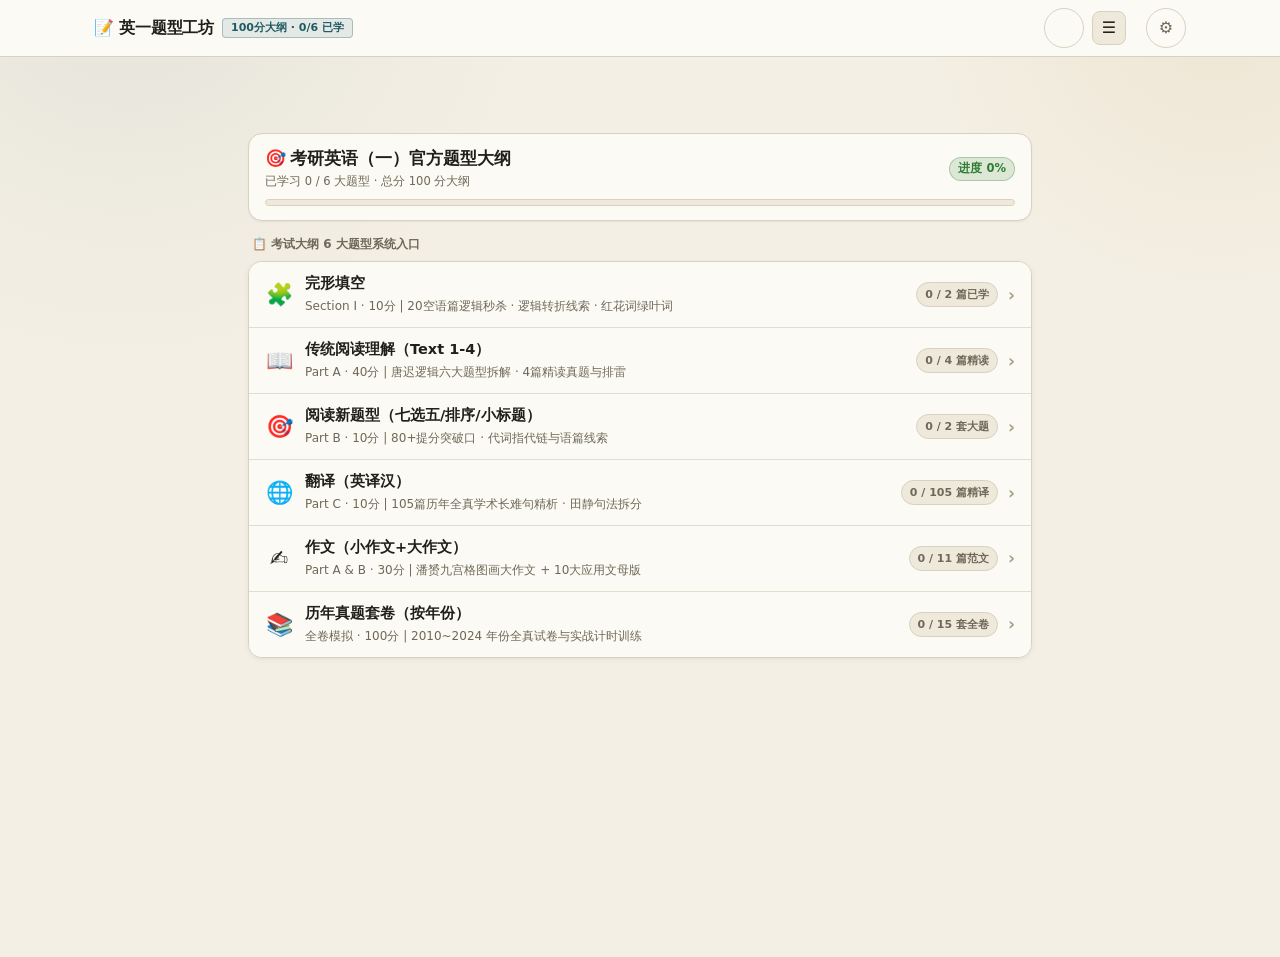
<file: exam.html>
<!DOCTYPE html>
<html lang="zh-CN" data-theme="light">
<head>
  <meta charset="UTF-8" />
  <meta name="viewport" content="width=device-width, initial-scale=1.0, viewport-fit=cover" />
  <title>英一题型工坊 · 考研英语（一）题型与实战通关</title>
  <meta name="description" content="全国硕士研究生招生考试英语（一）大纲官方题型深度拆解：手机系统设置式三级层级导航，完形填空、唐迟逻辑阅读、新题型、长难句翻译、作文九宫格与历年真题套卷。" />
  <meta name="mobile-web-app-capable" content="yes" />
  <meta name="apple-mobile-web-app-capable" content="yes" />
  <meta name="apple-mobile-web-app-status-bar-style" content="default" />
  <link rel="manifest" href="manifest.webmanifest" />
  <meta name="theme-color" content="#1d5a63" />
  <link rel="stylesheet" href="css/style.css" />
  <link rel="icon" href="data:image/svg+xml,%3Csvg xmlns='http://www.w3.org/2000/svg' viewBox='0 0 24 24' fill='none' stroke='%231d5a63' stroke-width='2'%3E%3Cpath d='M4 19.5A2.5 2.5 0 0 1 6.5 17H20'/%3E%3Cpath d='M6.5 2H20v20H6.5A2.5 2.5 0 0 1 4 19.5v-15A2.5 2.5 0 0 1 6.5 2z'/%3E%3C/svg%3E" />
  <script src="data/exam_data_bundle.js"></script>
  <script src="data/translations_bundle.js"></script>
  <script defer src="data/words_bundle.js"></script>
  <script defer src="js/word_data.js"></script>
  <script defer src="js/exam_workshop.js"></script>
  <script defer src="js/pwa.js"></script>
</head>
<body>
  <a class="skip-link" href="#home">跳到主内容</a>

  <header class="site-header" style="background:var(--color-surface);border-bottom:1px solid var(--color-border);position:sticky;top:0;z-index:90">
    <div class="header-inner" style="display:flex;justify-content:space-between;align-items:center;padding:8px 14px">
      <div class="site-header-title-box" style="display:flex;align-items:center;gap:8px;min-width:0;flex:1 1 auto;overflow:hidden">
        <span class="site-header-title" style="font-size:16px;font-weight:800;color:var(--color-text);white-space:nowrap;flex-shrink:0">📝 英一题型工坊</span>
        <span class="cat-chip tier site-header-badge" id="header-exam-progress-badge" style="font-size:11px;padding:2px 8px;font-weight:600;white-space:nowrap;overflow:hidden;text-overflow:ellipsis;flex-shrink:1">100分大纲 · 0/6 已学</span>
      </div>
      <div class="site-header-actions" style="display:flex;align-items:center;gap:8px;flex-shrink:0;margin-left:8px">
        <button class="theme-toggle" data-theme-toggle aria-label="切换到深色模式" type="button"></button>
        <button class="nav-menu-toggle-btn" id="exam-menu-toggle" data-nav-menu-toggle type="button" title="☰ 考研导航菜单">☰</button>
      </div>
    </div>
  </header>

  <!-- 顶部考研导航菜单下拉收纳盒 -->
  <div id="exam-top-nav-box" class="unified-nav-dropdown-card" data-nav-menu-box hidden>
    <div style="font-size:11.5px;font-weight:700;color:var(--color-text-muted);margin-bottom:8px">🎯 考研核心模块直达</div>
    <div class="unified-nav-grid-pills">
      <a class="nav-grid-pill" href="study.html">📖 智能背单词</a>
      <a class="nav-grid-pill active" href="exam.html">📝 英一题型工坊</a>
      <a class="nav-grid-pill" href="words.html">📚 考研词库检索</a>
      <a class="nav-grid-pill" href="memory.html">👤 我的数据中心</a>
    </div>
    <div style="height:1px;background:var(--color-border);margin:10px 0"></div>
    <div style="font-size:11px;font-weight:700;color:var(--color-text-muted);margin-bottom:6px">⚡ 快捷工具</div>
    <div style="display:flex;gap:6px;flex-wrap:wrap">
      <a class="nav-grid-pill" href="translate.html" style="flex:1">🌐 105长难句精读</a>
      <a class="nav-grid-pill" href="words.html#list/secondary" style="flex:1">⚡ 熟词僻义速查</a>
    </div>
  </div>

  <main class="tier-app-container">
    <!-- ======================================================= -->
    <!-- 第一级：题型首页 (Tier 1: 题型分类入口列表) -->
    <!-- ======================================================= -->
    <section class="tier-view active" id="exam-view-home">
      <div style="padding: 12px 14px 20px">
        <!-- 题型工坊总览与掌握进度卡片 -->
        <div style="background:var(--color-surface);border:1px solid var(--color-border);border-radius:14px;padding:14px 16px;margin-bottom:14px;box-shadow:var(--shadow-sm)">
          <div style="display:flex;justify-content:space-between;align-items:center;margin-bottom:8px">
            <div>
              <h1 style="font-size:15px;font-weight:800;color:var(--color-text);margin:0">🎯 考研英语（一）官方题型大纲</h1>
              <div style="font-size:11.5px;color:var(--color-text-muted);margin-top:2px" id="exam-prog-sub-text">已学习 0 / 6 大题型 · 总分 100 分</div>
            </div>
            <span class="exam-status-badge done" id="exam-done-badge" style="font-size:11.5px">进度 0%</span>
          </div>
          <div class="progress" style="width:100%;height:7px;background:var(--color-surface-offset);border-radius:4px;overflow:hidden;border:1px solid var(--color-border)">
            <i id="exam-overall-prog-bar" style="width:0%;height:100%;background:var(--color-primary);display:block;transition:width .3s"></i>
          </div>
        </div>

        <div style="font-size:12px;font-weight:700;color:var(--color-text-muted);margin:0 0 8px 4px">📋 考试大纲 6 大题型系统入口</div>

        <!-- 手机系统设置风格列表群组 (每行约 56px，带图标、标题、数量与箭头) -->
        <div class="settings-list-group">
          <!-- 1. 完形填空 -->
          <a class="settings-nav-item" href="#type/cloze">
            <div class="sni-left">
              <span class="sni-icon">🧩</span>
              <div class="sni-info">
                <span class="sni-title">完形填空</span>
                <span class="sni-desc">Section I · 10分 | 20空语篇逻辑秒杀 · 逻辑转折线索 · 红花词绿叶词</span>
              </div>
            </div>
            <div class="sni-right">
              <span class="sni-badge" id="badge-cloze-count">2 篇真题 · 40空</span>
              <span class="sni-arrow">›</span>
            </div>
          </a>

          <!-- 2. 传统阅读理解 -->
          <a class="settings-nav-item" href="#type/reading">
            <div class="sni-left">
              <span class="sni-icon">📖</span>
              <div class="sni-info">
                <span class="sni-title">传统阅读理解（Text 1-4）</span>
                <span class="sni-desc">Part A · 40分 | 唐迟逻辑六大题型拆解 · 4篇精读真题与排雷</span>
              </div>
            </div>
            <div class="sni-right">
              <span class="sni-badge" id="badge-reading-count">4 篇真题 · 20题</span>
              <span class="sni-arrow">›</span>
            </div>
          </a>

          <!-- 3. 阅读新题型 -->
          <a class="settings-nav-item" href="#type/newtype">
            <div class="sni-left">
              <span class="sni-icon">🎯</span>
              <div class="sni-info">
                <span class="sni-title">阅读新题型（七选五/排序/小标题）</span>
                <span class="sni-desc">Part B · 10分 | 80+提分突破口 · 代词指代链与语篇线索</span>
              </div>
            </div>
            <div class="sni-right">
              <span class="sni-badge" id="badge-newtype-count">2 套真题大题</span>
              <span class="sni-arrow">›</span>
            </div>
          </a>

          <!-- 4. 翻译（英译汉） -->
          <a class="settings-nav-item" href="#type/trans">
            <div class="sni-left">
              <span class="sni-icon">🌐</span>
              <div class="sni-info">
                <span class="sni-title">翻译（英译汉）</span>
                <span class="sni-desc">Part C · 10分 | 105篇历年全真学术长难句精析 · 田静句法拆分</span>
              </div>
            </div>
            <div class="sni-right">
              <span class="sni-badge" id="badge-trans-count">105 篇长难句</span>
              <span class="sni-arrow">›</span>
            </div>
          </a>

          <!-- 5. 作文（小作文+大作文） -->
          <a class="settings-nav-item" href="#type/writing">
            <div class="sni-left">
              <span class="sni-icon">✍️</span>
              <div class="sni-info">
                <span class="sni-title">作文（小作文+大作文）</span>
                <span class="sni-desc">Part A & B · 30分 | 潘赟九宫格图画大作文 + 10大应用文母版</span>
              </div>
            </div>
            <div class="sni-right">
              <span class="sni-badge" id="badge-writing-count">11 篇范文/沙盒</span>
              <span class="sni-arrow">›</span>
            </div>
          </a>

          <!-- 6. 历年真题套卷 -->
          <a class="settings-nav-item" href="#type/suite">
            <div class="sni-left">
              <span class="sni-icon">📚</span>
              <div class="sni-info">
                <span class="sni-title">历年真题套卷（按年份）</span>
                <span class="sni-desc">全卷模拟 · 100分 | 2010~2024 年份全真试卷与实战计时训练</span>
              </div>
            </div>
            <div class="sni-right">
              <span class="sni-badge" id="badge-suite-count">15 套真题全卷</span>
              <span class="sni-arrow">›</span>
            </div>
          </a>
        </div>
      </div>
    </section>

    <!-- ======================================================= -->
    <!-- 第二级：题目列表页 (Tier 2: 题型下的题目列表) -->
    <!-- ======================================================= -->
    <section class="tier-view" id="exam-view-list">
      <div class="tier-header">
        <button class="tier-back-btn" id="exam-list-back-btn" type="button">‹ 返回</button>
        <span class="tier-header-title" id="exam-list-header-title">题目列表</span>
        <div class="tier-header-action">
          <span class="sni-badge" id="exam-list-count-badge">0 题</span>
        </div>
      </div>

      <div style="padding: 12px 14px 20px">
        <!-- 题型概要信息卡片 -->
        <div id="exam-category-banner" style="background:var(--color-surface);border:1px solid var(--color-border);border-radius:12px;padding:12px 14px;margin-bottom:12px;box-shadow:var(--shadow-sm)">
          <div style="display:flex;justify-content:space-between;align-items:center;margin-bottom:4px">
            <strong style="font-size:14px;color:var(--color-text)" id="cat-banner-title">题型名称</strong>
            <span style="font-size:11px;font-weight:700;color:var(--color-primary);background:color-mix(in oklab, var(--color-primary) 12%, transparent);padding:2px 8px;border-radius:999px" id="cat-banner-score">大纲分值</span>
          </div>
          <p style="font-size:12px;color:var(--color-text-muted);margin:0 0 6px;line-height:1.5" id="cat-banner-desc">题型描述与核心应试要点</p>
          <div style="font-size:11.5px;color:var(--color-primary);font-weight:600" id="cat-banner-stat">完成进度：0 / 0 篇</div>
        </div>

        <!-- 题目列表容器 -->
        <div class="exam-problem-list" id="exam-problem-items-container">
          <!-- 动态按需渲染题目列表 -->
        </div>
      </div>
    </section>

    <!-- ======================================================= -->
    <!-- 第三级：答题详情页 (Tier 3: 答题与解析详情) -->
    <!-- ======================================================= -->
    <section class="tier-view" id="exam-view-detail">
      <div class="tier-header">
        <button class="tier-back-btn" id="exam-detail-back-btn" type="button">‹ 返回</button>
        <span class="tier-header-title" id="exam-detail-header-title">答题详情</span>
        <div class="tier-header-action">
          <span id="exam-detail-status-pill" class="exam-status-badge undone">未作答</span>
        </div>
      </div>

      <div id="exam-detail-content-box" style="padding: 12px 14px 20px">
        <!-- 动态按需注入答题详情与交互工坊 -->
      </div>

      <!-- 底部题目切换步进器 -->
      <div class="exam-detail-stepper">
        <button class="nav-btn" id="exam-prev-btn" type="button" style="font-size:12px;padding:6px 12px">◀ 上一题</button>
        <span id="exam-item-counter" style="font-size:12px;color:var(--color-text-muted);font-weight:600">第 1 / 4 篇</span>
        <button class="nav-btn" id="exam-next-btn" type="button" style="font-size:12px;padding:6px 12px">下一题 ▶</button>
      </div>
    </section>
  </main>

  <nav class="bottom-nav" aria-label="移动端导航">
    <a class="bottom-nav-item" href="study.html">
      <span class="icon">📖</span>
      <span>背单词</span>
    </a>
    <a class="bottom-nav-item active" href="exam.html">
      <span class="icon">📝</span>
      <span>英一题型</span>
    </a>
    <a class="bottom-nav-item" href="words.html">
      <span class="icon">📚</span>
      <span>考研词库</span>
    </a>
    <a class="bottom-nav-item" href="memory.html">
      <span class="icon">👤</span>
      <span>我的</span>
    </a>
  </nav>
</body>
</html>
</file>
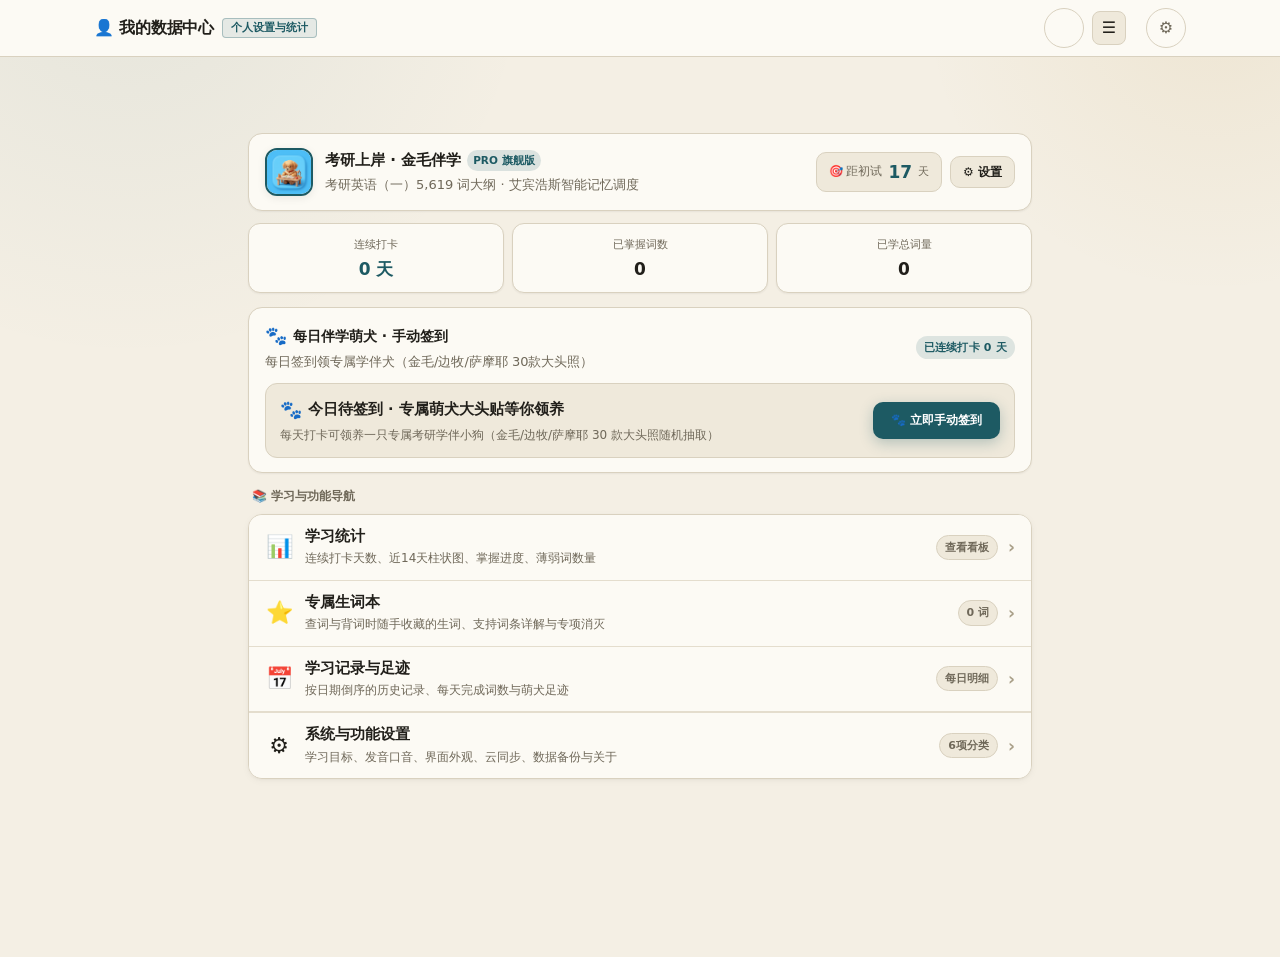
<file: memory.html>
<!DOCTYPE html>
<html lang="zh-CN" data-theme="light">
<head>
  <meta charset="UTF-8" />
  <meta name="viewport" content="width=device-width, initial-scale=1.0, viewport-fit=cover" />
  <title>我的 · 考研数据中心与个性化设置</title>
  <meta name="description" content="考研英语（一）大纲数据中心，手机系统设置式三级层级导航，学习统计、生词本、学习记录与系统偏好。" />
  <meta name="mobile-web-app-capable" content="yes" />
  <meta name="apple-mobile-web-app-capable" content="yes" />
  <meta name="apple-mobile-web-app-status-bar-style" content="default" />
  <link rel="manifest" href="manifest.webmanifest" />
  <meta name="theme-color" content="#1d5a63" />
  <link rel="stylesheet" href="css/style.css" />
  <link rel="icon" href="data:image/svg+xml,%3Csvg xmlns='http://www.w3.org/2000/svg' viewBox='0 0 24 24' fill='none' stroke='%231d5a63' stroke-width='2'%3E%3Cpath d='M20 21v-2a4 4 0 0 0-4-4H8a4 4 0 0 0-4 4v2'/%3E%3Ccircle cx='12' cy='7' r='4'/%3E%3C/svg%3E" />
  <style>
    .due-row { display: grid; grid-template-columns: repeat(5, 1fr); gap: 6px; text-align: center; }
    .due-cell { background: var(--color-surface-offset); border-radius: 10px; padding: 8px 4px; }
    .due-cell b { display: block; font-size: 15px; color: var(--color-text); }
    .due-cell.hot b { color: var(--color-primary); }
    .due-cell span { font-size: 11px; color: var(--color-text-muted); }
    .dist { display: flex; align-items: flex-end; gap: 8px; height: 130px; padding: 0 4px; }
    .dist .bar { flex: 1; display: flex; flex-direction: column; align-items: center; gap: 4px; height: 100%; justify-content: flex-end; }
    .dist .bar i { display: block; width: 100%; max-width: 42px; background: var(--color-core-soft); border-radius: 6px 6px 0 0; position: relative; transition: height .3s; }
    .dist .bar.cur i { background: var(--color-primary); }
    .dist .bar em { font-style: normal; font-size: 10px; color: var(--color-text-muted); }
    .dist .bar u { text-decoration: none; font-size: 11.5px; color: var(--color-text); font-weight: 600; }
    .weak-list { display: flex; flex-direction: column; }
    .weak-item { display: flex; align-items: center; gap: 8px; padding: 8px 6px; border-bottom: 1px solid var(--color-divider); text-decoration: none; color: var(--color-text); }
    .weak-item:last-child { border-bottom: none; }
    .weak-item:hover { background: var(--color-surface-offset); }
    .weak-item .w { font-weight: 700; min-width: 100px; font-size: 13.5px; }
    .weak-item .t { flex: 1; font-size: 12px; color: var(--color-text-muted); overflow: hidden; text-overflow: ellipsis; white-space: nowrap; }
    .weak-item .c { flex: none; font-size: 11px; color: #ef4444; background: rgba(239,68,68,0.12); border-radius: 999px; padding: 2px 8px; font-weight: 700; }
    .legend { display: flex; gap: 14px; flex-wrap: wrap; margin-top: 8px; font-size: 11.5px; color: var(--color-text-muted); }
    .legend i { display: inline-block; width: 16px; height: 4px; border-radius: 2px; margin-right: 4px; vertical-align: middle; }
    .legend .l1 i { background: var(--color-accent); }
    .legend .l2 i { background: var(--color-primary); }
    .legend .l3 i { background: var(--color-text-faint); }
    .grid-stats-box { display: grid; grid-template-columns: repeat(5, 1fr); gap: 8px; margin: 10px 0; }
    .stat-card { background: var(--color-surface); border: 1px solid var(--color-border); border-radius: 12px; padding: 10px 8px; text-align: center; }
    .stat-card b { font-size: 16px; display: block; line-height: 1.25; color: var(--color-text); }
    .stat-card b.em { color: var(--color-primary); }
    .stat-card span { color: var(--color-text-muted); font-size: 11px; margin-top: 2px; display: block; }
    @media(max-width:600px){
      .grid-stats-box { grid-template-columns: repeat(3, 1fr); }
      .due-row { grid-template-columns: repeat(5, 1fr); }
    }
  </style>
</head>
<body>
  <a class="skip-link" href="#mem-view-home">跳到主内容</a>

  <header class="site-header" style="background:var(--color-surface);border-bottom:1px solid var(--color-border);position:sticky;top:0;z-index:90">
    <div class="header-inner" style="display:flex;justify-content:space-between;align-items:center;padding:8px 14px">
      <div class="site-header-title-box" style="display:flex;align-items:center;gap:8px;min-width:0;flex:1 1 auto;overflow:hidden">
        <span class="site-header-title" style="font-size:16px;font-weight:800;color:var(--color-text);white-space:nowrap;flex-shrink:0">👤 我的数据中心</span>
        <span class="cat-chip tier site-header-badge" style="font-size:11px;padding:2px 8px;font-weight:600;white-space:nowrap;overflow:hidden;text-overflow:ellipsis;flex-shrink:1">个人设置与统计</span>
      </div>
      <div class="site-header-actions" style="display:flex;align-items:center;gap:8px;flex-shrink:0;margin-left:8px">
        <button class="theme-toggle" data-theme-toggle aria-label="切换到深色模式" type="button"></button>
        <button class="nav-menu-toggle-btn" id="mem-menu-toggle" data-nav-menu-toggle type="button" title="☰ 考研导航菜单">☰</button>
      </div>
    </div>
  </header>

  <!-- 顶部考研导航菜单下拉收纳盒 -->
  <div id="mem-top-nav-box" class="unified-nav-dropdown-card" data-nav-menu-box hidden>
    <div style="font-size:11.5px;font-weight:700;color:var(--color-text-muted);margin-bottom:8px">🎯 考研核心模块直达</div>
    <div class="unified-nav-grid-pills">
      <a class="nav-grid-pill" href="study.html">📖 智能背单词</a>
      <a class="nav-grid-pill" href="exam.html">📝 英一题型工坊</a>
      <a class="nav-grid-pill" href="words.html">📚 考研词库检索</a>
      <a class="nav-grid-pill active" href="memory.html">👤 我的数据中心</a>
    </div>
    <div style="height:1px;background:var(--color-border);margin:10px 0"></div>
    <div style="font-size:11px;font-weight:700;color:var(--color-text-muted);margin-bottom:6px">⚡ 快捷工具</div>
    <div style="display:flex;gap:6px;flex-wrap:wrap">
      <a class="nav-grid-pill" href="study.html" style="flex:1">⚡ 立即开始背词</a>
      <a class="nav-grid-pill" href="words.html#list/core" style="flex:1">⭐ 核心高频词库</a>
      <a class="nav-grid-pill" href="#settings" style="flex:1">⚙️ 系统设置</a>
    </div>
  </div>

  <main class="tier-app-container">
    <!-- ======================================================= -->
    <!-- 第一级：个人中心首页 (Tier 1: 个人数据概览与设置列表) -->
    <!-- ======================================================= -->
    <section class="tier-view active" id="mem-view-home">
      <div style="padding: 12px 14px 20px">
        <!-- 用户数据概览 Hero 卡片 (头像/昵称 + 打卡天数 + 已掌握词数 + 倒计时 + 设置入口) -->
        <div style="background:var(--color-surface);border:1px solid var(--color-border);border-radius:14px;padding:14px 16px;margin-bottom:12px;box-shadow:var(--shadow-sm);display:flex;align-items:center;justify-content:space-between;flex-wrap:wrap;gap:12px">
          <div style="display:flex;align-items:center;gap:12px">
            <img src="icon-192.png" alt="金毛背单词" style="width:48px;height:48px;border-radius:12px;object-fit:cover;border:2px solid var(--color-primary);box-shadow:0 2px 8px rgba(0,0,0,0.08)">
            <div>
              <div style="display:flex;align-items:center;gap:6px">
                <strong style="font-size:15px;color:var(--color-text)">考研上岸 · 金毛伴学</strong>
                <span style="font-size:10.5px;font-weight:700;background:color-mix(in oklab, var(--color-primary) 15%, transparent);color:var(--color-primary);padding:2px 6px;border-radius:999px">PRO 旗舰版</span>
              </div>
              <p style="margin:3px 0 0;font-size:11.5px;color:var(--color-text-muted)">考研英语（一）5,619 词大纲 · 艾宾浩斯智能记忆调度</p>
            </div>
          </div>
          <div style="display:inline-flex;align-items:center;gap:8px">
            <div class="countdown-badge" style="background:var(--color-surface-offset);border:1px solid var(--color-border);padding:6px 12px;border-radius:10px;display:inline-flex;align-items:center;gap:6px">
              <span style="font-size:11.5px;color:var(--color-text-muted)">🎯 距初试</span>
              <b style="font-size:17px;color:var(--color-primary)" id="kaoyan-days">--</b>
              <span style="font-size:11px;color:var(--color-text-muted)">天</span>
            </div>
            <a href="#settings" class="nav-btn" style="text-decoration:none;font-size:12px;padding:6px 12px;border-radius:10px;display:inline-flex;align-items:center;gap:4px;font-weight:700;background:var(--color-surface-offset);border:1px solid var(--color-border);color:var(--color-text)">
              ⚙️ 设置
            </a>
          </div>
        </div>

        <!-- 3 大核心数字快览条 -->
        <div style="display:grid;grid-template-columns:repeat(3,1fr);gap:8px;margin-bottom:14px">
          <div style="background:var(--color-surface);border:1px solid var(--color-border);border-radius:12px;padding:10px;text-align:center;box-shadow:var(--shadow-sm)">
            <span style="font-size:11px;color:var(--color-text-muted)">连续打卡</span>
            <b style="font-size:17px;display:block;color:var(--color-primary);margin-top:2px" id="s-streak">-- 天</b>
          </div>
          <div style="background:var(--color-surface);border:1px solid var(--color-border);border-radius:12px;padding:10px;text-align:center;box-shadow:var(--shadow-sm)">
            <span style="font-size:11px;color:var(--color-text-muted)">已掌握词数</span>
            <b style="font-size:17px;display:block;color:var(--color-text);margin-top:2px" id="s-mastered">--</b>
          </div>
          <div style="background:var(--color-surface);border:1px solid var(--color-border);border-radius:12px;padding:10px;text-align:center;box-shadow:var(--shadow-sm)">
            <span style="font-size:11px;color:var(--color-text-muted)">已学总词量</span>
            <b style="font-size:17px;display:block;color:var(--color-text);margin-top:2px" id="s-total">--</b>
          </div>
        </div>

        <!-- 每日萌犬伴学打卡与签到中心 -->
        <div class="panel checkin-panel" id="daily-checkin-panel" style="margin-bottom:14px;border-radius:14px;padding:14px 16px;background:var(--color-surface);border:1px solid var(--color-border);box-shadow:var(--shadow-sm)">
          <div style="display:flex;justify-content:space-between;align-items:center;flex-wrap:wrap;gap:8px;margin-bottom:10px">
            <div>
              <div style="font-size:14px;margin:0;color:var(--color-text);font-weight:800;display:flex;align-items:center;gap:6px">
                <span style="font-size:18px">🐾</span> 每日伴学萌犬 · 手动签到
              </div>
              <p style="margin:2px 0 0;font-size:11.5px;color:var(--color-text-muted)">每日签到领专属学伴犬（金毛/边牧/萨摩耶 30款大头照）</p>
            </div>
            <div style="display:flex;align-items:center;gap:6px">
              <span class="badge" style="background:color-mix(in oklab, var(--color-primary) 14%, transparent);color:var(--color-primary);font-weight:700;font-size:11.5px;padding:3px 8px;border-radius:999px" id="checkin-streak-badge">连续 0 天</span>
            </div>
          </div>
          <!-- 今日签到卡片 -->
          <div id="checkin-today-card" style="background:var(--color-surface-offset);border:1px solid var(--color-border);border-radius:12px;padding:12px 14px">
            <!-- 由 js/memory.js 动态填充 -->
          </div>
        </div>

        <div style="font-size:12px;font-weight:700;color:var(--color-text-muted);margin:0 0 8px 4px">📚 学习与功能导航</div>

        <!-- 手机系统设置风格列表群组 (学习统计、生词本、学习记录 + 系统与功能设置入口) -->
        <div class="settings-list-group">
          <!-- 1. 学习统计 -->
          <a class="settings-nav-item" href="#stats">
            <div class="sni-left">
              <span class="sni-icon">📊</span>
              <div class="sni-info">
                <span class="sni-title">学习统计</span>
                <span class="sni-desc">连续打卡天数、近14天柱状图、掌握进度、薄弱词数量</span>
              </div>
            </div>
            <div class="sni-right">
              <span class="sni-badge" id="menu-badge-stats">查看看板</span>
              <span class="sni-arrow">›</span>
            </div>
          </a>

          <!-- 2. 生词本 -->
          <a class="settings-nav-item" href="#favs">
            <div class="sni-left">
              <span class="sni-icon">⭐</span>
              <div class="sni-info">
                <span class="sni-title">专属生词本</span>
                <span class="sni-desc">查词与背词时随手收藏的生词、支持词条详解与专项消灭</span>
              </div>
            </div>
            <div class="sni-right">
              <span class="sni-badge" id="menu-badge-favs">0 词</span>
              <span class="sni-arrow">›</span>
            </div>
          </a>

          <!-- 3. 学习记录/历史 -->
          <a class="settings-nav-item" href="#history">
            <div class="sni-left">
              <span class="sni-icon">📅</span>
              <div class="sni-info">
                <span class="sni-title">学习记录与足迹</span>
                <span class="sni-desc">按日期倒序的历史记录、每天完成词数与萌犬足迹</span>
              </div>
            </div>
            <div class="sni-right">
              <span class="sni-badge">每日明细</span>
              <span class="sni-arrow">›</span>
            </div>
          </a>

          <!-- 4. 系统与功能设置 (二级层级导航总入口) -->
          <a class="settings-nav-item" href="#settings" style="border-top:1px solid var(--color-divider)">
            <div class="sni-left">
              <span class="sni-icon">⚙️</span>
              <div class="sni-info">
                <span class="sni-title" style="font-weight:700">系统与功能设置</span>
                <span class="sni-desc">学习目标、发音口音、界面外观、云同步、数据备份与关于</span>
              </div>
            </div>
            <div class="sni-right">
              <span class="sni-badge" id="menu-badge-settings-summary">6项分类</span>
              <span class="sni-arrow">›</span>
            </div>
          </a>
        </div>
      </div>
    </section>

    <!-- ======================================================= -->
    <!-- 第二级：各功能详情页 (Tier 2: 子功能/设置视图) -->
    <!-- ======================================================= -->
    <section class="tier-view" id="mem-view-sub">
      <div class="tier-header">
        <button class="tier-back-btn" id="mem-sub-back-btn" type="button">‹ 返回</button>
        <span class="tier-header-title" id="mem-sub-header-title">功能详情</span>
        <div class="tier-header-action">
          <span id="mem-sub-badge" class="sni-badge"></span>
        </div>
      </div>

      <div style="padding: 12px 14px 20px" id="mem-sub-content-box">
        <!-- 0. 设置首页分类列表 (#sub-settings-menu-pane) -->
        <div class="mem-sub-pane" id="sub-settings-menu-pane" style="display:none">
          <div class="settings-list-group">
            <!-- 1. 学习目标与计划 -->
            <a class="settings-nav-item" href="#settings-study">
              <div class="sni-left">
                <span class="sni-icon">🎯</span>
                <div class="sni-info">
                  <span class="sni-title">学习目标与计划</span>
                  <span class="sni-desc">每日计划、考研年份、错题入生词本、评分档位、出词顺序、艾宾浩斯节奏</span>
                </div>
              </div>
              <div class="sni-right">
                <span class="sni-badge" id="menu-badge-study-goal">每日 30 词</span>
                <span class="sni-arrow">›</span>
              </div>
            </a>

            <!-- 2. 发音口音与语速 -->
            <a class="settings-nav-item" href="#settings-audio">
              <div class="sni-left">
                <span class="sni-icon">🔊</span>
                <div class="sni-info">
                  <span class="sni-title">发音口音与语速</span>
                  <span class="sni-desc">英美口音、语速调节、自动发音、双击发音、真题慢读试听</span>
                </div>
              </div>
              <div class="sni-right">
                <span class="sni-badge" id="menu-badge-audio">美音 · 0.92x</span>
                <span class="sni-arrow">›</span>
              </div>
            </a>

            <!-- 3. 主题外观与排版 -->
            <a class="settings-nav-item" href="#settings-display">
              <div class="sni-left">
                <span class="sni-icon">🎨</span>
                <div class="sni-info">
                  <span class="sni-title">主题外观与排版</span>
                  <span class="sni-desc">浅色/深色/纯黑OLED、字号排版、答题音效、沉浸模式、触感震动</span>
                </div>
              </div>
              <div class="sni-right">
                <span class="sni-badge" id="menu-badge-display">日间浅白</span>
                <span class="sni-arrow">›</span>
              </div>
            </a>

            <!-- 4. 云端同步 -->
            <a class="settings-nav-item" href="#settings-cloud">
              <div class="sni-left">
                <span class="sni-icon">☁️</span>
                <div class="sni-info">
                  <span class="sni-title">云端同步</span>
                  <span class="sni-desc">免注册8位AES加密同步码、跨设备备份与恢复、同步状态</span>
                </div>
              </div>
              <div class="sni-right">
                <span class="sni-badge" id="menu-badge-cloud">加密同步</span>
                <span class="sni-arrow">›</span>
              </div>
            </a>

            <!-- 5. 数据备份与报告 -->
            <a class="settings-nav-item" href="#settings-backup">
              <div class="sni-left">
                <span class="sni-icon">💾</span>
                <div class="sni-info">
                  <span class="sni-title">数据备份与报告</span>
                  <span class="sni-desc">本地 JSON 导出与恢复、Markdown 学习档案导出、清空进度</span>
                </div>
              </div>
              <div class="sni-right">
                <span class="sni-badge" id="menu-badge-backup">本地离线</span>
                <span class="sni-arrow">›</span>
              </div>
            </a>

            <!-- 6. 关于 -->
            <a class="settings-nav-item" href="#settings-about">
              <div class="sni-left">
                <span class="sni-icon">ℹ️</span>
                <div class="sni-info">
                  <span class="sni-title">关于</span>
                  <span class="sni-desc" id="mem-version-desc">版本 v9.69 · 5,619 词大纲说明 · 检查更新 · 开源声明</span>
                </div>
              </div>
              <div class="sni-right">
                <span class="sni-badge" id="mem-version-badge">v9.69</span>
                <span class="sni-arrow">›</span>
              </div>
            </a>
          </div>
        </div>

        <!-- 1. 学习统计子视图 (#sub-stats) -->
        <div class="mem-sub-pane" id="sub-stats-pane" style="display:none">
          <div class="grid-stats-box">
            <div class="stat-card"><b class="em" id="st-total">—</b><span>已学总词</span></div>
            <div class="stat-card"><b id="st-mastered">—</b><span>已掌握</span></div>
            <div class="stat-card"><b id="st-streak">—</b><span>连续打卡</span></div>
            <div class="stat-card"><b id="st-retention">—</b><span>复习完成率</span></div>
            <div class="stat-card"><b id="st-weak">—</b><span>薄弱词</span></div>
          </div>

          <div style="background:var(--color-surface);border:1px solid var(--color-border);border-radius:14px;padding:14px 16px;margin-bottom:12px;box-shadow:var(--shadow-sm)">
            <h3 style="margin:0 0 4px;font-size:14.5px;color:var(--color-text)">📈 艾宾浩斯遗忘与保持曲线</h3>
            <p style="color:var(--color-text-muted);font-size:11.5px;margin:0 0 10px">按 1 → 3 → 7 → 15 → 30 → 60 天安排智能复习，有效拉回记忆</p>
            <div id="curve-box" style="width:100%;overflow-x:auto"></div>
            <div class="legend"><span class="l1"><i></i>自然遗忘</span><span class="l2"><i></i>本应用复习保持</span><span class="l3"><i></i>复习点</span></div>
          </div>

          <div style="background:var(--color-surface);border:1px solid var(--color-border);border-radius:14px;padding:14px 16px;margin-bottom:12px;box-shadow:var(--shadow-sm)">
            <h3 style="margin:0 0 4px;font-size:14.5px;color:var(--color-text)">📊 记忆等级分布</h3>
            <p style="color:var(--color-text-muted);font-size:11.5px;margin:0 0 10px">按记忆熟练度递进：0级（生疏）➔ 4级以上（已掌握）</p>
            <div class="dist" id="dist"></div>
          </div>

          <div style="background:var(--color-surface);border:1px solid var(--color-border);border-radius:14px;padding:14px 16px;margin-bottom:12px;box-shadow:var(--shadow-sm)">
            <h3 style="margin:0 0 4px;font-size:14.5px;color:var(--color-text)">⏰ 到期复习日程</h3>
            <p style="color:var(--color-text-muted);font-size:11.5px;margin:0 0 10px">按每词下次到期时间统计，背单词页面自动优先调度</p>
            <div class="due-row" id="due-row"></div>
          </div>

          <div style="background:var(--color-surface);border:1px solid var(--color-border);border-radius:14px;padding:14px 16px;margin-bottom:12px;box-shadow:var(--shadow-sm)">
            <h3 style="margin:0 0 4px;font-size:14.5px;color:var(--color-text)">🔥 重点薄弱词排行榜（点击查看详情）</h3>
            <p style="color:var(--color-text-muted);font-size:11.5px;margin:0 0 10px">多次忘记或评分较低的词汇汇总</p>
            <div class="weak-list" id="weak-list"></div>
          </div>
        </div>

        <!-- 2. 生词本子视图 (#sub-favs) -->
        <div class="mem-sub-pane" id="sub-favs-pane" style="display:none">
          <div style="margin-bottom:10px">
            <input id="favs-search-input" type="search" placeholder="在生词本中过滤搜索..." style="width:100%;box-sizing:border-box;height:40px;border-radius:10px;border:1px solid var(--color-border);background:var(--color-surface);padding:0 12px;font-size:13px;color:var(--color-text);outline:none" />
          </div>
          <div class="tier2-word-list" id="favs-word-list">
            <!-- 动态渲染生词本单词列表 -->
          </div>
        </div>

        <!-- 3. 学习记录子视图 (#sub-history) -->
        <div class="mem-sub-pane" id="sub-history-pane" style="display:none">
          <div style="background:var(--color-surface);border:1px solid var(--color-border);border-radius:14px;padding:14px 16px;margin-bottom:12px;box-shadow:var(--shadow-sm)">
            <h3 style="margin:0 0 4px;font-size:14.5px;color:var(--color-text)">📅 近 30 天背词活跃度趋势</h3>
            <p style="color:var(--color-text-muted);font-size:11.5px;margin:0 0 12px">柱高代表每日完成词数，主题色代表今天</p>
            <div class="bars" id="bars" style="display:flex;align-items:flex-end;gap:4px;height:90px"></div>
          </div>

          <div style="background:var(--color-surface);border:1px solid var(--color-border);border-radius:14px;padding:14px 16px;margin-bottom:12px;box-shadow:var(--shadow-sm)">
            <h3 style="margin:0 0 4px;font-size:14.5px;color:var(--color-text)">🐾 近 7 日打卡萌犬足迹</h3>
            <div class="checkin-trail-grid" id="checkin-trail-grid" style="margin-top:8px"></div>
          </div>

          <div style="background:var(--color-surface);border:1px solid var(--color-border);border-radius:14px;padding:14px 16px;box-shadow:var(--shadow-sm)">
            <h3 style="margin:0 0 8px;font-size:14.5px;color:var(--color-text)">📜 历史打卡日志明细</h3>
            <div id="history-log-list"></div>
          </div>
        </div>

        <!-- 4. 学习目标与计划子视图 (#sub-settings-study) -->
        <div class="mem-sub-pane" id="sub-settings-study-pane" style="display:none">
          <div class="sub-settings-card">
            <div class="sub-setting-row">
              <div class="ssr-left">
                <span class="ssr-title">每日新词量</span>
                <span class="ssr-desc">每天计划学习的新词目标量</span>
              </div>
              <div class="ssr-control">
                <button class="nav-btn" data-set-daily="20" type="button">20</button>
                <button class="nav-btn" data-set-daily="30" type="button">30</button>
                <button class="nav-btn" data-set-daily="50" type="button">50</button>
                <button class="nav-btn" data-set-daily="80" type="button">80</button>
                <button class="nav-btn" data-set-daily="100" type="button">100</button>
              </div>
            </div>

            <div class="sub-setting-row">
              <div class="ssr-left">
                <span class="ssr-title">目标统考年份</span>
                <span class="ssr-desc">关联倒计时与大纲考频加权</span>
              </div>
              <div class="ssr-control">
                <button class="nav-btn primary" data-set-examyear="2026" type="button">2026 统考</button>
                <button class="nav-btn" data-set-examyear="2027" type="button">2027 统考</button>
              </div>
            </div>

            <div class="sub-setting-row">
              <div class="ssr-left">
                <span class="ssr-title">错题自动入生词本</span>
                <span class="ssr-desc">背词或测验评为「需重背/不认识」时自动加入生词本</span>
              </div>
              <div class="ssr-control">
                <button class="nav-btn primary" data-set-autofav="1" type="button">开启</button>
                <button class="nav-btn" data-set-autofav="0" type="button">关闭</button>
              </div>
            </div>

            <div class="sub-setting-row">
              <div class="ssr-left">
                <span class="ssr-title">背词评分档位模式</span>
                <span class="ssr-desc">4档经典标准评分或2档极速过词</span>
              </div>
              <div class="ssr-control">
                <button class="nav-btn primary" data-set-ratingmode="4" type="button">4档标准</button>
                <button class="nav-btn" data-set-ratingmode="2" type="button">2档极速</button>
              </div>
            </div>

            <div class="sub-setting-row">
              <div class="ssr-left">
                <span class="ssr-title">出词排序模式</span>
                <span class="ssr-desc">智能乱序打散或考频优先排列</span>
              </div>
              <div class="ssr-control">
                <button class="nav-btn primary" data-set-studyorder="random" type="button">🎲 智能乱序</button>
                <button class="nav-btn" data-set-studyorder="freq" type="button">🔥 考频优先</button>
              </div>
            </div>

            <div class="sub-setting-row">
              <div class="ssr-left">
                <span class="ssr-title">复习调度节奏</span>
                <span class="ssr-desc">艾宾浩斯复现时间间隔算法</span>
              </div>
              <div class="ssr-control">
                <button class="nav-btn primary" data-set-ebbpaces="standard" type="button">经典标准</button>
                <button class="nav-btn" data-set-ebbpaces="sprint" type="button">考前冲刺</button>
              </div>
            </div>

            <div class="sub-setting-row">
              <div class="ssr-left">
                <span class="ssr-title">默认出词范围</span>
                <span class="ssr-desc">背单词时优先调取的词库梯队</span>
              </div>
              <div class="ssr-control">
                <button class="nav-btn primary" data-set-corpushierarchy="all" type="button">全大纲</button>
                <button class="nav-btn" data-set-corpushierarchy="core" type="button">高频核心</button>
              </div>
            </div>
          </div>
        </div>

        <!-- 5. 发音口音与语速子视图 (#sub-settings-audio) -->
        <div class="mem-sub-pane" id="sub-settings-audio-pane" style="display:none">
          <div class="sub-settings-card">
            <div class="sub-setting-row">
              <div class="ssr-left">
                <span class="ssr-title">真题朗读口音</span>
                <span class="ssr-desc">美式发音或英式正统口音</span>
              </div>
              <div class="ssr-control">
                <button class="nav-btn" data-set-lang="en-US" type="button">🇺🇸 美音</button>
                <button class="nav-btn" data-set-lang="en-GB" type="button">🇬🇧 英音</button>
              </div>
            </div>

            <div class="sub-setting-row">
              <div class="ssr-left">
                <span class="ssr-title">发音播放语速</span>
                <span class="ssr-desc">慢速精听至常速磨耳朵档位</span>
              </div>
              <div class="ssr-control">
                <button class="nav-btn" data-set-rate="0.75" type="button">0.75x</button>
                <button class="nav-btn" data-set-rate="0.92" type="button">0.92x</button>
                <button class="nav-btn" data-set-rate="1.0" type="button">1.0x</button>
              </div>
            </div>

            <div class="sub-setting-row">
              <div class="ssr-left">
                <span class="ssr-title">切词自动发音</span>
                <span class="ssr-desc">翻到新单词卡片时自动朗读音频</span>
              </div>
              <div class="ssr-control">
                <button class="nav-btn primary" data-set-autopronounce="1" type="button">开启</button>
                <button class="nav-btn" data-set-autopronounce="0" type="button">关闭</button>
              </div>
            </div>

            <div class="sub-setting-row">
              <div class="ssr-left">
                <span class="ssr-title">双击卡片发音</span>
                <span class="ssr-desc">在背词卡片任意位置双击立即朗读</span>
              </div>
              <div class="ssr-control">
                <button class="nav-btn primary" data-set-doubletap="1" type="button">开启</button>
                <button class="nav-btn" data-set-doubletap="0" type="button">关闭</button>
              </div>
            </div>

            <div class="sub-setting-row">
              <div class="ssr-left">
                <span class="ssr-title">长难词慢读试听</span>
                <span class="ssr-desc">点击测试当前发音引擎与声道效果</span>
              </div>
              <div class="ssr-control">
                <button class="nav-btn" id="mem-audition-btn" type="button" style="color:var(--color-primary);font-weight:700">▶️ 试听发音</button>
              </div>
            </div>
          </div>
        </div>

        <!-- 6. 主题外观与排版子视图 (#sub-settings-display) -->
        <div class="mem-sub-pane" id="sub-settings-display-pane" style="display:none">
          <div class="sub-settings-card">
            <div class="sub-setting-row">
              <div class="ssr-left">
                <span class="ssr-title">视觉色彩主题</span>
                <span class="ssr-desc">日间浅白 / 夜间暗黑 / OLED 纯黑护眼</span>
              </div>
              <div class="ssr-control">
                <button class="nav-btn" data-set-theme="light" type="button">☀️ 浅白</button>
                <button class="nav-btn" data-set-theme="dark" type="button">🌙 暗黑</button>
                <button class="nav-btn" data-set-theme="oled" type="button">🖤 纯黑</button>
              </div>
            </div>

            <div class="sub-setting-row">
              <div class="ssr-left">
                <span class="ssr-title">释义字号排版</span>
                <span class="ssr-desc">单词释义与例句字体大小</span>
              </div>
              <div class="ssr-control">
                <button class="nav-btn" data-set-fs="normal" type="button">标准</button>
                <button class="nav-btn" data-set-fs="large" type="button">中号</button>
                <button class="nav-btn" data-set-fs="xl" type="button">大号</button>
              </div>
            </div>

            <div class="sub-setting-row">
              <div class="ssr-left">
                <span class="ssr-title">答题音效提示</span>
                <span class="ssr-desc">背词评分与掌握翻页时的提示音效</span>
              </div>
              <div class="ssr-control">
                <button class="nav-btn primary" data-set-sound="1" type="button">🔔 开启</button>
                <button class="nav-btn" data-set-sound="0" type="button">🔕 关闭</button>
              </div>
            </div>

            <div class="sub-setting-row">
              <div class="ssr-left">
                <span class="ssr-title">沉浸专注模式</span>
                <span class="ssr-desc">隐藏顶部干扰元素，专注沉浸刷词</span>
              </div>
              <div class="ssr-control">
                <button class="nav-btn primary" data-set-zenfocus="1" type="button">🧘 开启</button>
                <button class="nav-btn" data-set-zenfocus="0" type="button">📖 标准</button>
              </div>
            </div>

            <div class="sub-setting-row">
              <div class="ssr-left">
                <span class="ssr-title">触觉振动反馈</span>
                <span class="ssr-desc">滑动评分或掌握时触发微触感振动</span>
              </div>
              <div class="ssr-control">
                <button class="nav-btn primary" data-set-haptic="1" type="button">📳 开启</button>
                <button class="nav-btn" data-set-haptic="0" type="button">📴 关闭</button>
              </div>
            </div>

            <div class="sub-setting-row">
              <div class="ssr-left">
                <span class="ssr-title">例句中文遮挡自测</span>
                <span class="ssr-desc">先遮挡例句翻译，点击后再显示</span>
              </div>
              <div class="ssr-control">
                <button class="nav-btn primary" data-set-masktranslation="1" type="button">🙈 遮挡</button>
                <button class="nav-btn" data-set-masktranslation="0" type="button">👁️ 显示</button>
              </div>
            </div>

            <div class="sub-setting-row">
              <div class="ssr-left">
                <span class="ssr-title">左右边缘滑动防误触保护</span>
                <span class="ssr-desc">仅在左右边缘 15% 区域内滑动触发评分</span>
              </div>
              <div class="ssr-control">
                <button class="nav-btn primary" data-set-edgeprotect="1" type="button">开启 15%</button>
                <button class="nav-btn" data-set-edgeprotect="0" type="button">全屏</button>
              </div>
            </div>
          </div>
        </div>

        <!-- 7. 云端同步子视图 (#sub-settings-cloud) -->
        <div class="mem-sub-pane" id="sub-settings-cloud-pane" style="display:none">
          <div class="sub-settings-card">
            <div style="padding:16px;border-bottom:1px solid var(--color-divider)">
              <div style="display:flex;justify-content:space-between;align-items:center;margin-bottom:8px">
                <strong style="font-size:14.5px;color:var(--color-text)">☁️ 免注册 8 位加密云端同步</strong>
                <span id="mem-cloud-status-badge" style="font-size:11px;font-weight:700;color:var(--color-primary);background:color-mix(in oklab, var(--color-primary) 12%, transparent);padding:2px 8px;border-radius:6px">🟢 云端就绪</span>
              </div>
              <p style="font-size:12px;color:var(--color-text-muted);margin:0 0 12px;line-height:1.5">
                数据经过 AES 端到端强加密后上传，使用 8 位专属同步码即可在手机、平板或电脑间秒级同步学习进度。
              </p>
              <div style="background:var(--color-surface-offset);border:1px solid var(--color-border);border-radius:10px;padding:12px 14px;margin-bottom:12px;display:flex;justify-content:space-between;align-items:center">
                <div>
                  <div style="font-size:11px;color:var(--color-text-muted)">专属 8 位加密同步码</div>
                  <div id="mem-cloud-code-display" style="font-size:18px;font-weight:800;color:var(--color-primary);letter-spacing:2px;font-family:monospace">未生成</div>
                </div>
                <div style="text-align:right">
                  <div style="font-size:11px;color:var(--color-text-muted)">最后同步时间</div>
                  <div id="mem-cloud-time-display" style="font-size:12px;font-weight:600;color:var(--color-text)">从未同步</div>
                </div>
              </div>
              <div style="display:flex;gap:10px">
                <button class="nav-btn primary" id="mem-cloud-backup-btn" type="button" style="flex:1;padding:10px;font-size:13px;font-weight:700">☁️ 备份到云端</button>
                <button class="nav-btn" id="mem-cloud-restore-btn" type="button" style="flex:1;padding:10px;font-size:13px;font-weight:600">📥 同步码恢复</button>
              </div>
            </div>
            <div style="padding:12px 16px;background:var(--color-surface-offset);font-size:11.5px;color:var(--color-text-muted);line-height:1.5">
              🔒 隐私安全说明：同步码即为数据唯一解密密钥，服务器不保存明文，换机时请妥善保管您的 8 位同步码。
            </div>
          </div>
        </div>

        <!-- 8. 数据备份与报告子视图 (#sub-settings-backup) -->
        <div class="mem-sub-pane" id="sub-settings-backup-pane" style="display:none">
          <div class="sub-settings-card">
            <div class="sub-setting-row">
              <div class="ssr-left">
                <span class="ssr-title">本地 JSON 文件导入与导出</span>
                <span class="ssr-desc">离线数据安全导出归档与导入恢复，支持跨版本迁移</span>
              </div>
              <div class="ssr-control">
                <button class="nav-btn" id="mem-export-backup-btn" type="button" style="padding:6px 12px;font-size:12px">📤 导出 JSON</button>
                <button class="nav-btn" id="mem-import-backup-btn" type="button" style="padding:6px 12px;font-size:12px">📥 导入恢复</button>
                <input type="file" id="mem-backup-file-input" accept=".json" style="display:none">
              </div>
            </div>

            <div class="sub-setting-row">
              <div class="ssr-left">
                <span class="ssr-title">考研词汇学习档案导出</span>
                <span class="ssr-desc">一键导出 Markdown 格式复习档案，包含掌握度与生词清单</span>
              </div>
              <div class="ssr-control">
                <button class="nav-btn" id="mem-export-report-btn" type="button" style="padding:6px 12px;font-size:12px;color:var(--color-primary);font-weight:700">📄 导出学习档案</button>
              </div>
            </div>

            <div class="sub-setting-row" style="border-top:1px dashed var(--color-border);margin-top:6px;padding-top:14px">
              <div class="ssr-left">
                <span class="ssr-title" style="color:#ef4444">清除学习进度</span>
                <span class="ssr-desc" style="color:color-mix(in oklab, #ef4444 80%, var(--color-text-muted))">抹除本地所有背词记录、生词本与打卡进度从头开始</span>
              </div>
              <div class="ssr-control">
                <button class="nav-btn" id="mem-reset-progress-btn" type="button" style="color:#ef4444;border-color:rgba(239,68,68,0.4);padding:6px 12px;font-size:12px;font-weight:700">🗑️ 清空重置</button>
              </div>
            </div>
          </div>
        </div>

        <!-- 9. 关于与大纲版本子视图 (#sub-settings-about) -->
        <div class="mem-sub-pane" id="sub-settings-about-pane" style="display:none">
          <div class="sub-settings-card" style="padding:16px">
            <div style="display:flex;align-items:center;gap:12px;margin-bottom:14px">
              <img src="icon-192.png" alt="考研词汇通" style="width:54px;height:54px;border-radius:12px;border:2px solid var(--color-primary);box-shadow:var(--shadow-sm)">
              <div>
                <strong style="font-size:16px;color:var(--color-text)">考研词汇通 · 金毛背单词</strong>
                <div id="mem-version-title" style="font-size:12px;color:var(--color-primary);font-weight:700;margin-top:2px">v9.69 旗舰离线增强版</div>
              </div>
            </div>
            <p style="font-size:12.5px;color:var(--color-text-muted);line-height:1.6;margin:0 0 14px">
              本应用专为全国硕士研究生统一招生考试英语（一）研发，纯 HTML5 + 原生 JS 构建，无广告，零隐私追踪。内含教育部大纲全量 5,619 考研词汇、艾宾浩斯智能调度、105 篇翻译长难句与唐迟阅读逻辑拆解。
            </p>

            <div style="display:flex;gap:10px;margin-bottom:16px">
              <button class="nav-btn primary" id="mem-check-update-btn" type="button" style="flex:1;padding:8px;font-size:12px;font-weight:700">🔄 检查版本更新</button>
              <a href="https://github.com" target="_blank" rel="noopener" class="nav-btn" style="text-decoration:none;display:inline-flex;align-items:center;justify-content:center;padding:8px 14px;font-size:12px">📜 开源声明</a>
            </div>

            <div style="border-top:1px dashed var(--color-border);padding-top:14px">
              <div style="font-size:13px;font-weight:800;color:var(--color-text);margin-bottom:8px">
                🐾 30 款考研学伴萌犬大头照全景图鉴（金毛/边牧/萨摩耶）
              </div>
              <div id="puppy-album-grid" style="display:grid;grid-template-columns:repeat(auto-fill, minmax(88px, 1fr));gap:8px">
                <!-- 由 js/memory.js 动态填充 30 种狗狗图鉴大头卡 -->
              </div>
            </div>
          </div>
        </div>
      </div>
    </section>

    <!-- ======================================================= -->
    <!-- 第三级：单词详情页 (Tier 3: 生词本点进去的单词详情) -->
    <!-- ======================================================= -->
    <section class="tier-view" id="mem-view-word">
      <div class="tier-header">
        <button class="tier-back-btn" id="mem-word-back-btn" type="button">‹ 返回</button>
        <span class="tier-header-title" id="mem-word-header-word">单词详情</span>
        <div class="tier-header-action">
          <button id="mem-word-fav-toggle" type="button" style="background:none;border:none;font-size:18px;cursor:pointer;color:var(--color-text-muted)">☆</button>
        </div>
      </div>

      <div style="padding: 12px 14px 24px" id="mem-word-content-box">
        <!-- 动态注入单词详情卡片 -->
      </div>
    </section>
  </main>

  <!-- 云端同步码输入弹窗 -->
  <div id="cloud-restore-modal" style="display:none;position:fixed;inset:0;background:rgba(0,0,0,0.5);z-index:9999;align-items:center;justify-content:center;padding:16px;backdrop-filter:blur(4px)">
    <div style="background:var(--color-surface);border:1px solid var(--color-border);border-radius:16px;max-width:360px;width:100%;padding:18px;box-shadow:var(--shadow-lg)">
      <div style="font-size:16px;font-weight:700;color:var(--color-text);margin-bottom:6px">📥 从云端同步码恢复学习进度</div>
      <div style="font-size:12.5px;color:var(--color-text-muted);line-height:1.5;margin-bottom:12px">
        请输入您在其他设备上备份时生成的 8 位专属云端加密同步码：
      </div>
      <input type="text" id="cloud-restore-input" placeholder="输入 8 位同步码 (区分大小写)" style="width:100%;box-sizing:border-box;padding:10px 12px;border:1px solid var(--color-border);border-radius:8px;font-size:15px;font-weight:700;text-align:center;background:var(--color-surface-offset);color:var(--color-text);outline:none;margin-bottom:14px">
      <div style="display:flex;gap:8px">
        <button class="nav-btn" id="cloud-cancel-restore-btn" type="button" style="flex:1;padding:8px;font-size:13px">取消</button>
        <button class="nav-btn primary" id="cloud-confirm-restore-btn" type="button" style="flex:1;padding:8px;font-size:13px;font-weight:700">立即恢复</button>
      </div>
    </div>
  </div>

  <nav class="bottom-nav" aria-label="移动端导航">
    <a class="bottom-nav-item" href="study.html">
      <span class="icon">📖</span>
      <span>背单词</span>
    </a>
    <a class="bottom-nav-item" href="exam.html">
      <span class="icon">📝</span>
      <span>英一题型</span>
    </a>
    <a class="bottom-nav-item" href="words.html">
      <span class="icon">📚</span>
      <span>考研词库</span>
    </a>
    <a class="bottom-nav-item active" href="memory.html">
      <span class="icon">👤</span>
      <span>我的</span>
    </a>
  </nav>

  <script defer src="data/words_bundle.js"></script>
  <script defer src="js/word_data.js"></script>
  <script defer src="data/ai_examples_bundle.js"></script>
  <script defer src="js/quiz.js"></script>
  <script defer src="js/cloud_sync.js"></script>
  <script defer src="js/memory.js"></script>
  <script defer src="js/pwa.js"></script>
  <script>
    // 顶部下拉菜单切换
    const memMenuBtn = document.getElementById('mem-menu-toggle');
    const memNavBox = document.getElementById('mem-top-nav-box');
    if (memMenuBtn && memNavBox) {
      memMenuBtn.addEventListener('click', (e) => {
        e.stopPropagation();
        const isHidden = memNavBox.hidden;
        memNavBox.hidden = !isHidden;
        memMenuBtn.classList.toggle('active', isHidden);
      });
      document.addEventListener('click', (e) => {
        if (!memNavBox.hidden && !memNavBox.contains(e.target) && e.target !== memMenuBtn) {
          memNavBox.hidden = true;
          memMenuBtn.classList.remove('active');
        }
      });
    }
  </script>
</body>
</html>
</file>
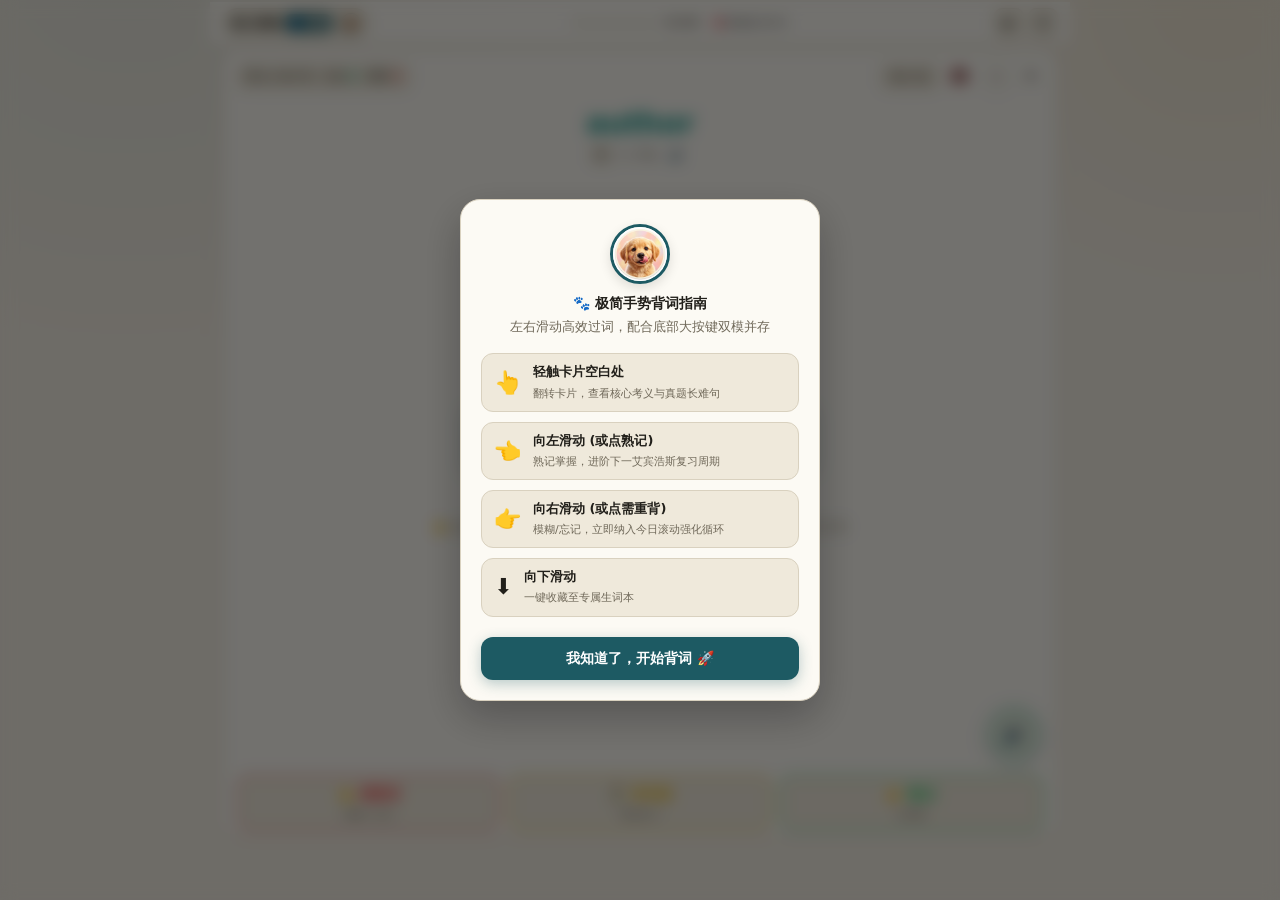
<file: study.html>
<!DOCTYPE html><html lang="zh-CN" data-theme="light"><head><meta charset="UTF-8"><meta name="viewport" content="width=device-width,initial-scale=1,viewport-fit=cover"><meta name="mobile-web-app-capable" content="yes"><meta name="apple-mobile-web-app-capable" content="yes"><meta name="apple-mobile-web-app-status-bar-style" content="default"><link rel="manifest" href="manifest.webmanifest"><meta name="theme-color" content="#1d5a63"><title>背单词 · 考研词汇</title><link rel="stylesheet" href="css/style.css"><style>
html,body{height:100%;height:100dvh;margin:0;padding:0;overflow:hidden}
body{padding-top:max(2px, env(safe-area-inset-top, 0px));padding-bottom:max(58px, calc(52px + env(safe-area-inset-bottom, 0px)));box-sizing:border-box;display:flex;flex-direction:column}
.study2{flex:1;min-height:0;display:flex;flex-direction:column;max-width:860px;margin:0 auto;width:100%;height:100%;overflow:hidden}
.mobile-only{display:none}
@media(max-width:640px){.site-header{display:none}.mobile-only{display:inline-flex}}
.s-top{flex:none;display:flex;align-items:center;gap:8px;padding:6px 14px 2px}
.s-top .tier-name{font-size:13px;font-weight:600;color:var(--color-text);white-space:nowrap}
.s-top .prog{flex:1;display:flex;align-items:center;gap:8px}
.s-top .progress{flex:1;height:6px}
.s-top .hp{font-size:12px;color:var(--color-text-muted);white-space:nowrap;font-variant-numeric:tabular-nums}
.s-top .hp b{color:var(--color-primary)}
.icon-btn{flex:none;width:34px;height:34px;border-radius:50%;border:1px solid var(--color-border);background:var(--color-surface-2);color:var(--color-text-muted);display:inline-flex;align-items:center;justify-content:center;cursor:pointer}
.icon-btn:hover{color:var(--color-primary);border-color:var(--color-primary)}
.s-card{flex:1;min-height:0;margin:4px 12px 6px;background:var(--color-surface-2);border:1px solid var(--color-border);border-radius:16px;box-shadow:var(--shadow-sm);display:flex;flex-direction:column;overflow:hidden}
.s-card-inner{flex:1;min-height:0;display:flex;flex-direction:column;height:100%;overflow:hidden;animation:fadein .22s ease}
.s-card-inner.unrevealed{justify-content:center;align-items:center;padding:16px 20px;overflow-y:auto;cursor:pointer}
.s-card-fixed-top{flex:none;padding:10px 16px 6px;text-align:center;border-bottom:1px solid color-mix(in oklab,var(--color-border) 60%,transparent);background:var(--color-surface-2);z-index:2}
.s-card-scroll-box{flex:1;min-height:0;overflow-y:auto;padding:10px 14px 12px;-webkit-overflow-scrolling:touch;background:var(--color-surface);border-radius:12px;margin:6px 10px;border:1px solid color-mix(in oklab,var(--color-border) 70%,transparent)}
.s-card-fixed-bottom{flex:none;padding:8px 12px 10px;background:var(--color-surface-2);border-top:1.5px solid var(--color-border);box-shadow:0 -4px 16px rgba(0,0,0,0.04);z-index:2}
.hint-tap{text-align:center;color:var(--color-text-faint);font-size:12.5px;margin-top:20px}
@keyframes fadein{from{opacity:0;transform:translateY(5px)}to{opacity:1;transform:none}}
.wordtop{text-align:center}
.small{font-size:12px;color:var(--color-text-faint)}
.word{font-size:calc(34px * var(--fs, 1));font-weight:750;letter-spacing:-.5px;color:var(--color-text);line-height:1.15}
.speak-btn{vertical-align:middle;margin-left:8px;width:30px;height:30px;border-radius:50%;border:1px solid color-mix(in oklab,var(--color-primary) 30%,transparent);background:var(--color-primary-soft);color:var(--color-primary);font-size:13px;cursor:pointer;transition:.15s}
.speak-btn:hover{background:var(--color-primary);color:var(--color-surface-2)}
.phonetic{color:var(--color-text-muted);margin:4px;font-size:13px}
.meaning{font-size:calc(17px * var(--fs, 1));margin:8px 0 2px;font-weight:600;color:var(--color-text)}
.obscure{font-size:12px;color:var(--color-accent);background:var(--color-accent-soft);border-radius:8px;padding:5px 9px;display:inline-block;margin-top:6px}
.details{display:grid;grid-template-columns:1fr 1fr;gap:8px;text-align:left}
.detail{padding:9px 11px;background:var(--color-surface-offset);border-radius:10px}
.detail strong{display:block;font-size:11px;color:var(--color-text-muted);margin-bottom:3px}
.detail p{margin:0;line-height:1.5;color:var(--color-text);font-size:13px}
.sentence{margin-top:8px;padding:11px 13px;background:color-mix(in oklab,var(--color-primary) 5%,var(--color-surface-2));border-left:3px solid var(--color-primary);border-radius:10px;line-height:1.6;text-align:left}
.sentence strong{font-size:11px;color:var(--color-text-muted);display:block;margin-bottom:4px;letter-spacing:.05em}
.sentence div{font-size:calc(14px * var(--fs, 1))}
.sentence .zh{color:var(--color-text-muted);margin-top:5px;font-size:calc(12px * var(--fs, 1))}
.sentence .word-hl{background:color-mix(in oklab,var(--color-accent) 26%,transparent);border-radius:3px;padding:0 3px;font-weight:600}
.rating{display:flex;gap:6px;justify-content:center}
.rating button{flex:1;max-width:110px;padding:11px 4px;font-size:13px;font-weight:600;border-radius:10px;border:1px solid var(--color-border);background:var(--color-surface-offset);color:var(--color-text-muted);cursor:pointer;transition:.15s;white-space:nowrap}
.rating button:disabled{opacity:.4;cursor:not-allowed}
.rating button.g0:not(:disabled){background:color-mix(in srgb,#c0392b 10%,var(--color-surface-2));color:#c0392b;border-color:color-mix(in srgb,#c0392b 30%,transparent)}
.rating button.g1:not(:disabled){background:color-mix(in srgb,#b45309 12%,var(--color-surface-2));color:#b45309;border-color:color-mix(in srgb,#b45309 30%,transparent)}
.rating button.g2:not(:disabled){background:color-mix(in srgb,#1d7a4f 10%,var(--color-surface-2));color:#1d7a4f;border-color:color-mix(in srgb,#1d7a4f 30%,transparent)}
.rating button.g3:not(:disabled){background:var(--color-primary);color:var(--color-surface-2);border-color:var(--color-primary)}
.kbd-badge{display:inline-block;font-size:10px;padding:1px 4px;border-radius:3px;background:rgba(0,0,0,0.08);margin-right:3px}
.rating-hint{grid-column:1/-1;text-align:center;font-size:11px;color:var(--color-text-faint);margin:0;min-height:15px}
.empty{padding:40px 20px;text-align:center;color:var(--color-text-muted)}
.empty h2{font-size:20px;margin-bottom:8px}
.s-drawer{position:fixed;inset:0;z-index:90;display:flex;justify-content:flex-end}
.s-drawer[hidden]{display:none}
.drawer-mask{position:absolute;inset:0;background:rgba(0,0,0,.4)}
.drawer-panel{position:relative;width:min(360px,88vw);height:100%;background:var(--color-surface-2);border-left:1px solid var(--color-border);overflow-y:auto;padding:18px 16px calc(20px + env(safe-area-inset-bottom));box-sizing:border-box}
.drawer-head{display:flex;justify-content:space-between;align-items:center;margin-bottom:12px}
.drawer-head h3{margin:0;font-size:17px}
.drawer-close{width:30px;height:30px;border-radius:50%;border:1px solid var(--color-border);background:var(--color-surface);color:var(--color-text-muted);font-size:18px;cursor:pointer}
.d-block{border:1px solid var(--color-border);border-radius:12px;padding:12px;margin-bottom:12px}
.d-block h4{margin:0 0 8px;font-size:13px;color:var(--color-text-muted)}
.d-stats{display:grid;grid-template-columns:1fr 1fr;gap:6px;font-size:12px;color:var(--color-text-muted)}
.d-stats b{color:var(--color-primary)}
.d-stats span b{color:var(--color-text)}
.plans{display:grid;grid-template-columns:1fr 1fr;gap:8px}
.plan{padding:10px;cursor:pointer;border:1px solid var(--color-border);border-radius:10px;background:var(--color-surface)}
.plan.active{border-color:var(--color-primary);box-shadow:0 0 0 2px color-mix(in oklab,var(--color-primary) 15%,transparent)}
.plan h5{margin:0 0 3px;font-size:13px}
.plan p{margin:2px 0 0;color:var(--color-text-muted);font-size:11px}
.plan .progress{margin-top:6px;height:5px}
.d-actions{display:flex;flex-wrap:wrap;gap:7px}
.d-btn{border:1px solid var(--color-border);background:var(--color-surface-2);color:var(--color-text);border-radius:9px;padding:8px 11px;font-size:12px;cursor:pointer}
.d-btn:hover{border-color:var(--color-primary);color:var(--color-primary)}
.d-btn.primary{background:var(--color-primary);color:var(--color-surface-2);border-color:var(--color-primary);font-weight:600}
.d-btn.primary:hover{background:var(--color-primary-hover)}
.d-row{display:flex;align-items:center;gap:8px;font-size:13px;color:var(--color-text)}
.fs-btns{display:flex;gap:5px}
.fs-b.on{background:var(--color-primary);color:var(--color-surface-2);border-color:var(--color-primary);font-weight:600}
.d-row input[type="checkbox"]{width:18px;height:18px;accent-color:var(--color-primary)}
.d-row input{width:64px;padding:6px 8px;border:1px solid var(--color-border);border-radius:8px;background:var(--color-surface);color:var(--color-text)}
.queue{display:flex;flex-wrap:wrap;gap:5px}
.qdot{width:24px;height:24px;border-radius:7px;border:1px solid var(--color-border);background:var(--color-surface);color:var(--color-text-muted);cursor:pointer;font-size:11px}
.qdot.done{background:var(--color-core-soft);border-color:color-mix(in oklab,var(--color-core) 40%,transparent);color:var(--color-core)}
.qdot.current{outline:2px solid var(--color-primary)}
.small{font-size:12px;color:var(--color-text-muted);line-height:1.65}
.upgrade-notice{position:fixed;left:50%;bottom:84px;transform:translateX(-50%);background:var(--color-primary);color:var(--color-surface-2);padding:9px 16px;border-radius:10px;font-size:13px;box-shadow:var(--shadow-md);z-index:95}
.stats-box{border:1px solid var(--color-border);border-radius:12px;padding:12px;margin-bottom:12px}
.stats-box h3{margin:0 0 6px;font-size:14px}
.streak-line{font-size:13px;color:var(--color-text);margin:2px 0 8px}
.streak-line b{color:var(--color-primary);font-size:17px}
.bars{display:flex;align-items:flex-end;gap:3px;height:48px;margin-bottom:4px}
.bar{flex:1;min-width:4px;background:var(--color-core-soft);border-radius:2px 2px 0 0;position:relative}
.bar.today{background:var(--color-primary)}
.skip-btn{display:none;margin:0 auto;background:none;border:0;color:var(--color-text-faint);font-size:12px;cursor:pointer;text-decoration:underline}
.skip-btn:hover{color:var(--color-primary)}
@media(max-width:640px){
  .skip-btn{display:block;margin-top:2px}
  .study2 {
    padding: 4px 6px calc(62px + env(safe-area-inset-bottom)) !important;
    height: 100dvh;
    min-height: -webkit-fill-available;
    width: 100% !important;
    max-width: 100% !important;
    box-sizing: border-box;
    display: flex;
    flex-direction: column;
    margin: 0 !important;
  }
  .s-card {
    margin: 0 !important;
    width: 100% !important;
    flex: 1;
    min-height: 0;
    display: flex;
    flex-direction: column;
    border-radius: 14px;
    box-shadow: 0 2px 10px rgba(0,0,0,0.06);
    background: var(--color-surface);
    border: 1px solid var(--color-border);
    overflow: hidden;
  }
  .s-card-inner {
    padding: 10px 12px 6px !important;
    height: 100%;
    flex: 1;
    min-height: 0;
    display: flex;
    flex-direction: column;
    justify-content: space-between;
    box-sizing: border-box;
  }
  .s-card-fixed-top {
    flex-shrink: 0;
    padding: 0 0 2px;
  }
  .word {
    font-size: clamp(28px, 8.5vw, 38px) !important;
    font-weight: 800;
    line-height: 1.15;
    margin-top: 2px !important;
  }
  .phonetic {
    font-size: 14.5px !important;
    margin-top: 2px;
  }
  .meaning {
    font-size: clamp(16.5px, 4.8vw, 21px) !important;
    font-weight: 700;
    color: var(--color-primary);
    margin: 4px 0 2px !important;
  }
  .obscure {
    font-size: 12px !important;
    margin-top: 2px;
  }
  .card-tabs-nav {
    margin: 6px 0 6px !important;
    padding: 2px;
  }
  .card-tab-btn {
    font-size: 12px !important;
    padding: 5px 2px;
  }
  .s-card-scroll-box {
    flex: 1;
    min-height: 0;
    overflow-y: auto;
    padding: 2px 2px;
    margin: 0 !important;
    -webkit-overflow-scrolling: touch;
  }
  .sentence {
    padding: 8px 10px !important;
    font-size: 13px !important;
    border-radius: 8px;
    margin-top: 4px;
  }
  .sentence div {
    font-size: 13px !important;
    line-height: 1.45;
  }
  .details {
    gap: 6px !important;
  }
  .detail {
    padding: 6px 8px !important;
    font-size: 12px !important;
  }
  .s-card-fixed-bottom {
    flex-shrink: 0;
    padding: 6px 0 2px;
    margin-top: auto;
    background: transparent;
    border-top: 1px solid var(--color-border);
  }
  .rating {
    display: flex;
    gap: 5px !important;
    width: 100%;
  }
  .rating button {
    flex: 1 1 0;
    min-width: 0;
    padding: 11px 2px !important;
    font-size: 13px !important;
    font-weight: 700 !important;
    border-radius: 10px;
    white-space: nowrap;
  }
  .rating button.g3 {
    background: var(--color-primary);
    color: #fff;
  }
  .study-minimal-top {
    padding: 4px 8px;
  }
}
.study-minimal-top {
  display: flex;
  align-items: center;
  justify-content: space-between;
  padding: 6px 12px;
  background: var(--color-surface);
  border-bottom: 1px solid var(--color-border);
  gap: 8px;
  position: sticky;
  top: 0;
  z-index: 90;
  backdrop-filter: blur(10px);
  max-width: 860px;
  margin: 0 auto;
  width: 100%;
  box-sizing: border-box;
}
.minimal-left {
  display: flex;
  align-items: center;
  gap: 6px;
}
.minimal-tier-btn {
  display: inline-flex;
  align-items: center;
  gap: 5px;
  background: var(--color-surface-offset);
  border: 1px solid var(--color-border);
  padding: 4px 8px;
  border-radius: var(--radius-full);
  cursor: pointer;
  font-size: 12px;
  font-weight: 600;
  color: var(--color-text);
  transition: var(--transition);
}
.minimal-tier-btn:hover {
  border-color: var(--color-primary);
}
.minimal-mode-pill {
  font-size: 10.5px;
  background: var(--color-primary);
  color: #fff;
  padding: 1px 5px;
  border-radius: 8px;
  font-weight: 600;
}
.minimal-center {
  display: flex;
  align-items: center;
  gap: 6px;
  flex: 1;
  max-width: 220px;
}
.minimal-prog-bar {
  flex: 1;
  height: 6px;
  background: var(--color-surface-offset);
  border-radius: 3px;
  overflow: hidden;
  border: 1px solid var(--color-border);
}
.minimal-prog-bar i {
  display: block;
  height: 100%;
  background: var(--color-primary);
  border-radius: 3px;
  transition: width 0.25s ease;
}
.minimal-pct {
  font-size: 11px;
  font-weight: 700;
  color: var(--color-text-muted);
  white-space: nowrap;
}
.minimal-right {
  display: flex;
  align-items: center;
  gap: 4px;
}
.minimal-icon-btn {
  width: 30px;
  height: 30px;
  display: inline-flex;
  align-items: center;
  justify-content: center;
  background: var(--color-surface-offset);
  border: 1px solid var(--color-border);
  border-radius: 8px;
  font-size: 12.5px;
  cursor: pointer;
  color: var(--color-text);
  transition: var(--transition);
}
.minimal-icon-btn:hover {
  background: var(--color-surface);
  border-color: var(--color-primary);
  color: var(--color-primary);
}
.study-nav-dropdown-card {
  max-width: 600px;
  margin: 6px auto 10px auto;
  background: var(--color-surface);
  border: 1px solid var(--color-border);
  border-radius: 12px;
  padding: 10px 14px;
  box-shadow: 0 10px 30px rgba(0,0,0,0.08);
  animation: fadeIn 0.15s ease;
}
@media (max-width: 640px) {
  .study-nav-dropdown-card {
    margin: 6px 12px 10px 12px;
  }
}
.study-nav-grid-pills {
  display: grid;
  grid-template-columns: repeat(4, 1fr);
  gap: 6px;
}
.nav-grid-pill {
  display: flex;
  align-items: center;
  justify-content: center;
  padding: 7px 4px;
  background: var(--color-surface-offset);
  border: 1px solid var(--color-border);
  border-radius: 8px;
  font-size: 12px;
  font-weight: 600;
  color: var(--color-text);
  text-decoration: none;
  transition: var(--transition);
}
.nav-grid-pill.active, .nav-grid-pill:hover {
  background: var(--color-primary);
  color: #fff;
  border-color: var(--color-primary);
}
</style></head><body>
<div class="study-minimal-top">
  <div class="minimal-left">
    <button class="minimal-tier-btn" id="tier-switch-btn" type="button" title="点击切换词库 / 学习模式">
      <span class="tier-name" id="tier-name">核心高频</span>
      <span class="minimal-mode-pill" id="current-mode-indicator">📘 标准</span>
      <img src="img/puppies/golden_smile.jpg" id="study-puppy-wag" alt="学伴" style="width:20px;height:20px;border-radius:50%;object-fit:cover;vertical-align:middle;margin-left:3px;border:1.5px solid var(--color-primary);cursor:pointer" title="金毛学伴在线陪背中" class="puppy-bounce-anim">
    </button>
  </div>
  <div class="minimal-center">
    <div class="minimal-prog-bar"><i id="today-bar" style="width:0%"></i></div>
    <span class="minimal-pct" id="today-pct">0/100</span>
    <span class="exam-countdown-badge" id="exam-countdown" style="font-size:10px;padding:1px 5px;margin-left:2px"></span>
  </div>
  <div class="minimal-right">
    <button class="minimal-icon-btn" id="autoplay-btn" type="button" title="自动播放 / 闪卡连读模式">▶</button>
    <button class="minimal-icon-btn nav-menu-toggle-btn" id="study-menu-toggle" data-nav-menu-toggle type="button" title="☰ 考研导航与功能菜单">☰</button>
  </div>
</div>

<div id="study-top-nav-box" class="unified-nav-dropdown-card" data-nav-menu-box hidden>
  <div style="font-size:11.5px;font-weight:700;color:var(--color-text-muted);margin-bottom:8px">🎯 考研核心模块导航</div>
  <div class="unified-nav-grid-pills">
    <a class="nav-grid-pill active" href="study.html">📖 智能背单词</a>
    <a class="nav-grid-pill" href="exam.html">📝 英一题型工坊</a>
    <a class="nav-grid-pill" href="words.html">📚 考研词库检索</a>
    <a class="nav-grid-pill" href="memory.html">👤 我的数据中心</a>
  </div>
  <div style="height:1px;background:var(--color-border);margin:10px 0"></div>
  <div style="font-size:11px;font-weight:700;color:var(--color-text-muted);margin-bottom:6px">⚡ 快捷操作</div>
  <div style="display:flex;gap:6px;flex-wrap:wrap">
    <button class="nav-grid-pill" id="menu-quick-drawer" type="button" style="flex:1;cursor:pointer">⚙️ 词库与模式设置</button>
    <button class="nav-grid-pill" id="menu-quick-shuffle" type="button" style="flex:1;cursor:pointer">🔀 重新打乱顺序</button>
  </div>
</div>

<div class="study2">
<button class="zen-exit-floating-btn" id="zen-exit-btn" type="button">✕ 退出沉浸</button>
<div class="s-card" id="card">
  <div class="card-slider-stage" id="card-slider-stage">
    <div class="card-slide-slot active" id="card-slot-a">
      <div class="bb-container" style="display:flex;flex-direction:column;align-items:center;justify-content:center;min-height:360px;gap:14px;color:var(--color-text-muted);background:var(--color-surface);border:1px solid var(--color-border);border-radius:16px">
        <div style="font-size:36px">🐕</div>
        <div style="font-size:15px;font-weight:700;color:var(--color-text)">考研词汇通 · 极速加载中</div>
        <div style="font-size:12px;color:var(--color-text-muted)">5,619 考研大纲词 · 100% 离线学术例句</div>
      </div>
    </div>
    <div class="card-slide-slot preload" id="card-slot-b"></div>
  </div>
</div>
</div>

<!-- 撤销操作悬浮提示条 (P0: 3秒可撤销) -->
<div id="study-undo-toast" class="study-undo-toast" aria-live="polite">
  <span id="study-undo-msg">已标记为熟记</span>
  <button id="study-undo-btn" class="study-undo-btn" type="button">↩️ 撤销</button>
</div>

<!-- 新手手势引导蒙层 (P1) -->
<div id="gesture-guide-modal" class="gesture-guide-modal" hidden>
  <div class="guide-backdrop" id="guide-backdrop"></div>
  <div class="guide-card">
    <div class="guide-dog-head"><img src="img/puppies/golden_smile.jpg" alt="金毛学伴"></div>
    <h3>🐾 极简手势背词指南</h3>
    <p class="guide-sub">左右滑动高效过词，配合底部大按键双模并存</p>
    <div class="guide-items">
      <div class="guide-item">
        <div class="guide-icon">👆</div>
        <div class="guide-desc"><strong>轻触卡片空白处</strong><span>翻转卡片，查看核心考义与真题长难句</span></div>
      </div>
      <div class="guide-item">
        <div class="guide-icon">👈</div>
        <div class="guide-desc"><strong>向左滑动 (或点熟记)</strong><span>熟记掌握，进阶下一艾宾浩斯复习周期</span></div>
      </div>
      <div class="guide-item">
        <div class="guide-icon">👉</div>
        <div class="guide-desc"><strong>向右滑动 (或点需重背)</strong><span>模糊/忘记，立即纳入今日滚动强化循环</span></div>
      </div>
      <div class="guide-item">
        <div class="guide-icon">⬇️</div>
        <div class="guide-desc"><strong>向下滑动</strong><span>一键收藏至专属生词本</span></div>
      </div>
    </div>
    <button id="guide-confirm-btn" class="guide-confirm-btn" type="button">我知道了，开始背词 🚀</button>
  </div>
</div>

<div class="s-drawer" id="drawer" hidden>
<div class="drawer-mask" id="drawer-mask"></div>
<div class="drawer-panel">
<div class="drawer-head"><h3>⚙️ 学习与偏好设置</h3><button class="drawer-close" id="drawer-close" type="button" aria-label="关闭">×</button></div>
<div class="daily-quote-card" id="daily-quote-card"></div>

<!-- 0. 学习模式切换 -->
<div class="d-clean-section">
  <div class="d-clean-title">🎯 学习模式专区</div>
  <div class="clean-pill-group" id="drawer-study-modes">
    <button class="clean-pill-btn active" data-study-mode="standard" type="button">📘 标准顺序</button>
    <button class="clean-pill-btn" data-study-mode="weak" type="button">🎯 专攻薄弱词</button>
    <button class="clean-pill-btn" data-study-mode="review" type="button">⏰ 艾宾浩斯复习</button>
    <button class="clean-pill-btn" data-study-mode="fav" type="button">⭐ 生词本专练</button>
    <button class="clean-pill-btn" id="drawer-commute-toggle" type="button">🚇 地铁单手</button>
    <button class="clean-pill-btn" id="drawer-zen-toggle" type="button">🧘 沉浸专注</button>
  </div>
</div>

<!-- 0.5 操作交互模式切换 (P2: 滑动/纯按钮/拼写) -->
<div class="d-clean-section">
  <div class="d-clean-title">🎮 操作交互模式</div>
  <div class="clean-pill-group" id="drawer-op-modes">
    <button class="clean-pill-btn active" data-op-mode="gesture" type="button">🖐️ 滑动+按键</button>
    <button class="clean-pill-btn" data-op-mode="button" type="button">🔘 纯按钮防误触</button>
    <button class="clean-pill-btn" data-op-mode="spelling" type="button">✍️ 拼写测验</button>
  </div>
</div>

<!-- 1. 词库层级切换 -->
<div class="d-clean-section">
  <div class="d-clean-title">📚 考研词库大纲与层级</div>
  <div class="plans" id="plans"></div>
</div>

<!-- 2. 每日目标计划 -->
<div class="d-clean-section">
  <div class="d-clean-title">🎯 每日背词目标</div>
  <div class="d-clean-row">
    <span>每日计划词数</span>
    <div style="display:flex;align-items:center;gap:6px">
      <input id="daily" type="number" min="10" max="200" value="100" style="width:64px;padding:4px 8px;border-radius:6px;border:1px solid var(--color-border);background:var(--color-surface);color:var(--color-text);font-weight:700;text-align:center">
      <span style="font-size:12px;color:var(--color-text-muted)">词/天</span>
    </div>
  </div>
</div>

<!-- 3. 发音与触感 -->
<div class="d-clean-section">
  <div class="d-clean-title">🔊 发音朗读与震动反馈</div>
  <div class="d-clean-row">
    <span>发音口音</span>
    <select id="tts-lang" style="border:1px solid var(--color-border);background:var(--color-surface);color:var(--color-text);padding:4px 8px;border-radius:6px;font-size:12px">
      <option value="en-US">🇺🇸 美音 (en-US)</option>
      <option value="en-GB">🇬🇧 英音 (en-GB)</option>
    </select>
  </div>
  <div class="d-clean-row">
    <span>朗读语速</span>
    <select id="tts-rate" style="border:1px solid var(--color-border);background:var(--color-surface);color:var(--color-text);padding:4px 8px;border-radius:6px;font-size:12px">
      <option value="0.8">🐢 慢速 (0.8x)</option>
      <option value="0.92" selected>⚡ 标准 (0.9x)</option>
      <option value="1.1">🐇 快速 (1.1x)</option>
    </select>
  </div>
  <label class="d-clean-row" style="cursor:pointer">
    <span>显示释义时自动朗读</span>
    <input id="auto-read" type="checkbox" style="width:18px;height:18px;accent-color:var(--color-primary)">
  </label>
  <label class="d-clean-row" style="cursor:pointer">
    <span>按键触感震动反馈</span>
    <input id="haptic-toggle" type="checkbox" checked style="width:18px;height:18px;accent-color:var(--color-primary)">
  </label>
  <label class="d-clean-row" style="cursor:pointer">
    <span>操作提示音效</span>
    <input id="sound-toggle" type="checkbox" checked style="width:18px;height:18px;accent-color:var(--color-primary)">
  </label>
</div>

<!-- 4. 界面字号 -->
<div class="d-clean-section">
  <div class="d-clean-title">🔠 单词卡片字号</div>
  <div class="d-clean-row">
    <span>字体大小</span>
    <div class="fs-btns">
      <button class="d-btn fs-b" data-fs="0.9" type="button">小</button>
      <button class="d-btn fs-b on" data-fs="1" type="button">标准</button>
      <button class="d-btn fs-b" data-fs="1.15" type="button">大</button>
      <button class="d-btn fs-b" data-fs="1.30" type="button">特大</button>
    </div>
  </div>
</div>

<!-- 5. 快捷背诵操作 -->
<div class="d-clean-section">
  <div class="d-clean-title">⚡ 快速学习操作</div>
  <div style="display:grid;grid-template-columns:1fr 1fr;gap:8px;margin-top:6px">
    <button class="d-btn primary" id="start" type="button">▶ 继续背诵</button>
    <button class="d-btn" id="shuffle" type="button">↻ 换一组新词</button>
    <button class="d-btn" id="weak-btn" type="button">⚡ 专练薄弱词</button>
    <button class="d-btn" id="review" type="button">⏰ 复习到期词</button>
    <button class="d-btn" id="fav-btn" type="button" style="grid-column:1/-1">⭐ 专练生词本</button>
  </div>
</div>

<!-- 6. 学习进度统计与备份 -->
<div class="d-clean-section">
  <div class="d-clean-title">📊 学习数据与备份</div>
  <div class="d-stats" style="margin-bottom:8px">
    <span>今日完成 <b id="today">0</b></span>
    <span>待复习 <b id="due">0</b></span>
    <span>已掌握 <b id="mastered">0</b></span>
    <span>薄弱词 <b id="weak">0</b></span>
    <span>尚未完成 <b id="remain">0</b></span>
  </div>
  <div class="stats-box" id="stats-box" hidden style="margin-bottom:8px">
    <p class="streak-line">🔥 连续打卡 <b id="streak-days">0</b> 天</p>
    <div class="bars" id="daily-bars"></div>
  </div>
  <div style="display:flex;gap:8px">
    <button class="d-btn" id="export-progress" type="button" style="flex:1">📤 导出备份</button>
    <button class="d-btn" id="import-progress" type="button" style="flex:1">📥 导入恢复</button>
  </div>
</div>

<div class="d-block" style="padding:10px 12px;background:var(--color-surface-offset);border-radius:10px">
  <div class="queue" id="queue" style="margin-bottom:6px"></div>
  <p class="small" style="margin:0">💡 提示：双击卡片快速朗读，左右滑动快速切词，点击空白查看释义。</p>
</div>
<div id="upgrade-notice" class="upgrade-notice" hidden></div>
</div>
</div>

<nav class="bottom-nav" aria-label="移动端导航">
  <a href="study.html" class="active"><span class="icon">📖</span><span>背单词</span></a>
  <a href="exam.html"><span class="icon">📝</span><span>英一题型</span></a>
  <a href="words.html"><span class="icon">📚</span><span>考研词库</span></a>
  <a href="memory.html"><span class="icon">👤</span><span>我的</span></a>
</nav>
<script defer src="data/words_bundle.js"></script><script defer src="js/word_data.js"></script><script defer src="data/ai_examples_bundle.js"></script><script defer src="js/quiz.js"></script><script defer src="js/cloud_sync.js"></script><script defer src="js/study.js"></script><script defer src="js/pwa.js"></script><script>
const SUN='<svg width="20" height="20" viewBox="0 0 24 24" fill="none" stroke="currentColor" stroke-width="2"><circle cx="12" cy="12" r="5"/><path d="M12 1v2M12 21v2M4.22 4.22l1.42 1.42M18.36 18.36l1.42 1.42M1 12h2M21 12h2M4.22 19.78l1.42-1.42M18.36 5.64l1.42-1.42"/></svg>',MOON='<svg width="20" height="20" viewBox="0 0 24 24" fill="none" stroke="currentColor" stroke-width="2"><path d="M21 12.79A9 9 0 1 1 11.21 3 7 7 0 0 0 21 12.79z"/></svg>',OLED='<svg width="20" height="20" viewBox="0 0 24 24" fill="currentColor"><circle cx="12" cy="12" r="8"/></svg>';
function paintTheme(){const b=document.documentElement,cur=b.dataset.theme||'light';document.querySelectorAll('[data-theme-toggle]').forEach(t=>{t.innerHTML=cur==='light'?MOON:(cur==='dark'?OLED:SUN);t.setAttribute('aria-label',cur==='light'?'切换到暗色模式':(cur==='dark'?'切换到OLED纯黑模式':'切换到浅色模式'));});}
document.querySelectorAll('[data-theme-toggle]').forEach(t=>t.addEventListener('click',()=>{const b=document.documentElement,cur=b.dataset.theme||'light',next=cur==='light'?'dark':(cur==='dark'?'oled':'light');b.dataset.theme=next;localStorage.setItem('theme',next);paintTheme();}));
const drawerBtn = document.getElementById('drawer-btn');
if (drawerBtn) drawerBtn.addEventListener('click',()=>{document.getElementById('drawer').hidden=false;});
document.getElementById('drawer-mask').addEventListener('click',()=>{document.getElementById('drawer').hidden=true;});
document.getElementById('drawer-close').addEventListener('click',()=>{document.getElementById('drawer').hidden=true;});

// 顶部考研导航菜单收纳/展开逻辑
const menuToggle = document.getElementById('study-menu-toggle');
const topNavBox = document.getElementById('study-top-nav-box');
if (menuToggle && topNavBox) {
  menuToggle.addEventListener('click', (e) => {
    e.stopPropagation();
    const isHidden = topNavBox.hidden;
    topNavBox.hidden = !isHidden;
    menuToggle.classList.toggle('active', isHidden);
  });
  document.addEventListener('click', (e) => {
    if (!topNavBox.hidden && !topNavBox.contains(e.target) && e.target !== menuToggle) {
      topNavBox.hidden = true;
      menuToggle.classList.remove('active');
    }
  });
}
const menuQuickDrawer = document.getElementById('menu-quick-drawer');
if (menuQuickDrawer && topNavBox) {
  menuQuickDrawer.addEventListener('click', () => {
    topNavBox.hidden = true;
    if (menuToggle) menuToggle.classList.remove('active');
    document.getElementById('drawer').hidden = false;
  });
}
const menuQuickShuffle = document.getElementById('menu-quick-shuffle');
if (menuQuickShuffle && topNavBox) {
  menuQuickShuffle.addEventListener('click', () => {
    topNavBox.hidden = true;
    if (menuToggle) menuToggle.classList.remove('active');
    const sBtn = document.getElementById('shuffle');
    if (sBtn) sBtn.click();
  });
}

(()=>{const FS=localStorage.getItem('kao_fs')||'1';document.documentElement.style.setProperty('--fs',FS);document.querySelectorAll('.fs-b').forEach(b=>{b.classList.toggle('on',b.dataset.fs===FS);b.addEventListener('click',()=>{document.documentElement.style.setProperty('--fs',b.dataset.fs);localStorage.setItem('kao_fs',b.dataset.fs);document.querySelectorAll('.fs-b').forEach(x=>x.classList.toggle('on',x===b));});});const AR=localStorage.getItem('kao_autoread')==='1';const ar=document.getElementById('auto-read');if(ar){ar.checked=AR;ar.addEventListener('change',()=>localStorage.setItem('kao_autoread',ar.checked?'1':'0'));window.kaoAutoRead=()=>ar.checked;}
const ttsLang=document.getElementById('tts-lang');if(ttsLang){ttsLang.value=localStorage.getItem('kao_ttslang')||'en-US';ttsLang.addEventListener('change',()=>localStorage.setItem('kao_ttslang',ttsLang.value));}
const ttsRate=document.getElementById('tts-rate');if(ttsRate){ttsRate.value=localStorage.getItem('kao_ttsrate')||'0.92';ttsRate.addEventListener('change',()=>localStorage.setItem('kao_ttsrate',ttsRate.value));}
const hapticToggle=document.getElementById('haptic-toggle');if(hapticToggle){hapticToggle.checked=localStorage.getItem('kao_haptic')!=='0';hapticToggle.addEventListener('change',()=>localStorage.setItem('kao_haptic',hapticToggle.checked?'1':'0'));}
const soundToggle=document.getElementById('sound-toggle');if(soundToggle){soundToggle.checked=localStorage.getItem('kao_sound')!=='0';soundToggle.addEventListener('change',()=>localStorage.setItem('kao_sound',soundToggle.checked?'1':'0'));}
})();(()=>{let th=localStorage.getItem('theme');if(!th)th=matchMedia('(prefers-color-scheme:dark)').matches?'dark':'light';document.documentElement.dataset.theme=th;paintTheme();})();
</script></body></html>
</file>
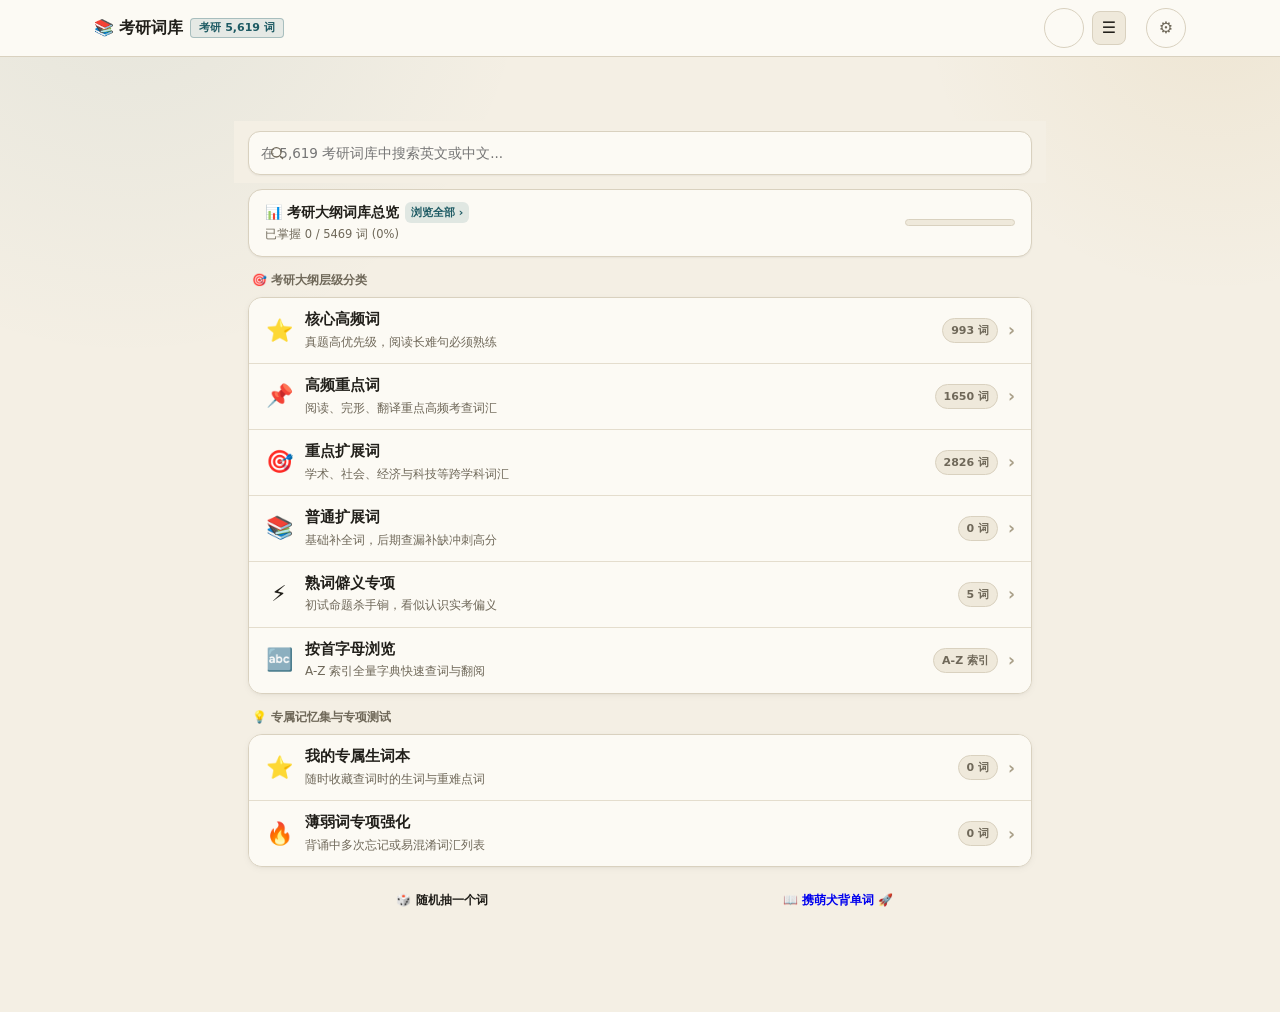
<file: words.html>
<!DOCTYPE html>
<html lang="zh-CN" data-theme="light">
<head>
  <meta charset="UTF-8" />
  <meta name="viewport" content="width=device-width, initial-scale=1.0, viewport-fit=cover" />
  <title>考研词库 · 分层与检索</title>
  <meta name="description" content="考研英语（一）大纲核心分层词库，手机系统设置式三级层级导航。" />
  <meta name="mobile-web-app-capable" content="yes" />
  <meta name="apple-mobile-web-app-capable" content="yes" />
  <meta name="apple-mobile-web-app-status-bar-style" content="default" />
  <link rel="manifest" href="manifest.webmanifest" />
  <meta name="theme-color" content="#1d5a63" />
  <link rel="stylesheet" href="css/style.css" />
  <link rel="icon" href="data:image/svg+xml,%3Csvg xmlns='http://www.w3.org/2000/svg' viewBox='0 0 24 24' fill='none' stroke='%231d5a63' stroke-width='2'%3E%3Cpath d='M4 4v16M4 4h6a3 3 0 0 1 3 3v13a3 3 0 0 0-3-3H4M20 4v16M20 4h-6a3 3 0 0 0-3 3v13a3 3 0 0 1 3-3h6'/%3E%3C/svg%3E" />
</head>
<body>
  <a class="skip-link" href="#words-view-home">跳到主内容</a>

  <header class="site-header" style="background:var(--color-surface);border-bottom:1px solid var(--color-border);position:sticky;top:0;z-index:90">
    <div class="header-inner" style="display:flex;justify-content:space-between;align-items:center;padding:8px 14px">
      <div class="site-header-title-box" style="display:flex;align-items:center;gap:8px;min-width:0;flex:1 1 auto;overflow:hidden">
        <span class="site-header-title" style="font-size:16px;font-weight:800;color:var(--color-text);white-space:nowrap;flex-shrink:0">📚 考研词库</span>
        <span class="cat-chip tier site-header-badge" id="header-scope-badge" style="font-size:11px;padding:2px 8px;font-weight:600;white-space:nowrap;overflow:hidden;text-overflow:ellipsis;flex-shrink:1">考研 5,619 词</span>
      </div>
      <div class="site-header-actions" style="display:flex;align-items:center;gap:8px;flex-shrink:0;margin-left:8px">
        <button class="theme-toggle" data-theme-toggle aria-label="切换到深色模式" type="button"></button>
        <button class="nav-menu-toggle-btn" id="words-menu-toggle" data-nav-menu-toggle type="button" title="☰ 考研导航菜单">☰</button>
      </div>
    </div>
  </header>

  <!-- 顶部考研导航菜单下拉收纳盒 -->
  <div id="words-top-nav-box" class="unified-nav-dropdown-card" data-nav-menu-box hidden>
    <div style="font-size:11.5px;font-weight:700;color:var(--color-text-muted);margin-bottom:8px">🎯 考研核心模块直达</div>
    <div class="unified-nav-grid-pills">
      <a class="nav-grid-pill" href="study.html">📖 智能背单词</a>
      <a class="nav-grid-pill" href="exam.html">📝 英一题型工坊</a>
      <a class="nav-grid-pill active" href="words.html">📚 考研词库检索</a>
      <a class="nav-grid-pill" href="memory.html">👤 我的数据中心</a>
    </div>
    <div style="height:1px;background:var(--color-border);margin:10px 0"></div>
    <div style="font-size:11px;font-weight:700;color:var(--color-text-muted);margin-bottom:6px">⚡ 快捷工具</div>
    <div style="display:flex;gap:6px;flex-wrap:wrap">
      <a class="nav-grid-pill" href="study.html" style="flex:1">⚡ 立即开始背词</a>
      <a class="nav-grid-pill" href="memory.html#favs" style="flex:1">⭐ 我的专属生词本</a>
    </div>
  </div>

  <main class="tier-app-container">
    <!-- ======================================================= -->
    <!-- 第一级：词库首页 (Tier 1: 分类入口列表) -->
    <!-- ======================================================= -->
    <section class="tier-view active" id="words-view-home">
      <!-- 1. 顶部全宽搜索栏 (固定在顶部，支持中英文即时搜索) -->
      <div style="position:sticky;top:50px;z-index:90;background:var(--color-bg);padding:10px 14px 8px;backdrop-filter:blur(10px)">
        <div class="filter-search-box" style="position:relative;display:flex;align-items:center;background:var(--color-surface);border:1.5px solid var(--color-border);border-radius:12px;padding:0 12px;height:44px;width:100%;box-sizing:border-box;box-shadow:var(--shadow-sm)">
          <svg class="search-icon" width="16" height="16" viewBox="0 0 24 24" fill="none" stroke="currentColor" stroke-width="2" style="margin-right:8px;color:var(--color-text-muted);flex-shrink:0"><circle cx="11" cy="11" r="7"/><path d="M21 21l-4.3-4.3"/></svg>
          <input id="words-home-search-input" type="search" inputmode="search" placeholder="在 5,619 考研词库中搜索英文或中文..." aria-label="在词库中搜索" style="border:none;background:transparent;flex:1;height:100%;padding:0;font-size:13.5px;color:var(--color-text);outline:none;width:100%" />
          <button id="words-home-search-clear" type="button" aria-label="清空搜索" style="display:none;background:none;border:none;color:var(--color-text-muted);cursor:pointer;font-size:14px;padding:4px 8px">✕</button>
        </div>
      </div>

      <!-- 即时搜索结果列表 (当输入搜索词时实时展现) -->
      <div id="words-search-results-box" style="display:none;padding:6px 14px 14px">
        <div style="font-size:12px;font-weight:700;color:var(--color-text-muted);margin:8px 0 6px" id="words-search-count-hint">搜索结果</div>
        <div class="tier2-word-list" id="words-search-results-list"></div>
      </div>

      <!-- 常规首页内容 (无搜索时展示) -->
      <div id="words-home-main-content" style="padding: 6px 14px 20px">
        <!-- 词库掌握总览卡片 (点击直达全量词库并激活多维筛选) -->
        <a href="#list/all" style="text-decoration:none;display:block;background:var(--color-surface);border:1px solid var(--color-border);border-radius:14px;padding:12px 16px;margin-bottom:14px;box-shadow:var(--shadow-sm);transition:all 0.15s ease" class="settings-nav-item-card">
          <div style="display:flex;align-items:center;justify-content:space-between;gap:12px">
            <div>
              <div style="font-size:14px;font-weight:800;color:var(--color-text);display:flex;align-items:center;gap:6px" id="cat-prog-label">
                📊 考研大纲词库总览
                <span style="font-size:11px;font-weight:700;color:var(--color-primary);background:color-mix(in oklab, var(--color-primary) 12%, transparent);padding:2px 6px;border-radius:6px">浏览全部 ›</span>
              </div>
              <div style="font-size:11.5px;color:var(--color-text-muted);margin-top:2px" id="cat-prog-sub">已掌握 0 / 5,619 词 (0%) · 点击查看全量词库与高级筛选</div>
            </div>
            <div class="progress" style="width:110px;height:7px;background:var(--color-surface-offset);border-radius:4px;overflow:hidden;border:1px solid var(--color-border)">
              <i id="cat-prog-bar" style="width:0%;height:100%;background:var(--color-primary);display:block;transition:width .3s"></i>
            </div>
          </div>
        </a>

        <div style="font-size:12px;font-weight:700;color:var(--color-text-muted);margin:0 0 8px 4px">🎯 考研大纲层级分类</div>

        <!-- 手机系统设置风格列表群组 (每行 56px，带图标、标题、数量与箭头) -->
        <div class="settings-list-group">
          <a class="settings-nav-item" href="#list/core">
            <div class="sni-left">
              <span class="sni-icon">⭐</span>
              <div class="sni-info">
                <span class="sni-title">核心高频词</span>
                <span class="sni-desc">真题高优先级，阅读长难句必须熟练</span>
              </div>
            </div>
            <div class="sni-right">
              <span class="sni-badge" id="count-badge-core">约 2,000 词</span>
              <span class="sni-arrow">›</span>
            </div>
          </a>

          <a class="settings-nav-item" href="#list/high">
            <div class="sni-left">
              <span class="sni-icon">📌</span>
              <div class="sni-info">
                <span class="sni-title">高频重点词</span>
                <span class="sni-desc">阅读、完形、翻译重点高频考查词汇</span>
              </div>
            </div>
            <div class="sni-right">
              <span class="sni-badge" id="count-badge-high">约 1,800 词</span>
              <span class="sni-arrow">›</span>
            </div>
          </a>

          <a class="settings-nav-item" href="#list/expand">
            <div class="sni-left">
              <span class="sni-icon">🎯</span>
              <div class="sni-info">
                <span class="sni-title">重点扩展词</span>
                <span class="sni-desc">学术、社会、经济与科技等跨学科词汇</span>
              </div>
            </div>
            <div class="sni-right">
              <span class="sni-badge" id="count-badge-expand">约 1,200 词</span>
              <span class="sni-arrow">›</span>
            </div>
          </a>

          <a class="settings-nav-item" href="#list/normal">
            <div class="sni-left">
              <span class="sni-icon">📚</span>
              <div class="sni-info">
                <span class="sni-title">普通扩展词</span>
                <span class="sni-desc">基础补全词，后期查漏补缺冲刺高分</span>
              </div>
            </div>
            <div class="sni-right">
              <span class="sni-badge" id="count-badge-normal">约 619 词</span>
              <span class="sni-arrow">›</span>
            </div>
          </a>

          <a class="settings-nav-item" href="#list/secondary">
            <div class="sni-left">
              <span class="sni-icon">⚡</span>
              <div class="sni-info">
                <span class="sni-title">熟词僻义专项</span>
                <span class="sni-desc">初试命题杀手锏，看似认识实考偏义</span>
              </div>
            </div>
            <div class="sni-right">
              <span class="sni-badge" id="count-badge-secondary">专项精解</span>
              <span class="sni-arrow">›</span>
            </div>
          </a>

          <a class="settings-nav-item" href="#list/letters">
            <div class="sni-left">
              <span class="sni-icon">🔤</span>
              <div class="sni-info">
                <span class="sni-title">按首字母浏览</span>
                <span class="sni-desc">A-Z 索引全量字典快速查词与翻阅</span>
              </div>
            </div>
            <div class="sni-right">
              <span class="sni-badge">A-Z 索引</span>
              <span class="sni-arrow">›</span>
            </div>
          </a>
        </div>

        <div style="font-size:12px;font-weight:700;color:var(--color-text-muted);margin:14px 0 8px 4px">💡 专属记忆集与专项测试</div>
        <div class="settings-list-group">
          <a class="settings-nav-item" href="#list/fav">
            <div class="sni-left">
              <span class="sni-icon">⭐</span>
              <div class="sni-info">
                <span class="sni-title">我的专属生词本</span>
                <span class="sni-desc">随时收藏查词时的生词与重难点词</span>
              </div>
            </div>
            <div class="sni-right">
              <span class="sni-badge" id="count-badge-fav">0 词</span>
              <span class="sni-arrow">›</span>
            </div>
          </a>

          <a class="settings-nav-item" href="#list/weak">
            <div class="sni-left">
              <span class="sni-icon">🔥</span>
              <div class="sni-info">
                <span class="sni-title">薄弱词专项强化</span>
                <span class="sni-desc">背诵中多次忘记或易混淆词汇列表</span>
              </div>
            </div>
            <div class="sni-right">
              <span class="sni-badge" id="count-badge-weak">0 词</span>
              <span class="sni-arrow">›</span>
            </div>
          </a>
        </div>

        <!-- 底部快捷工具按钮 -->
        <div style="display:flex;gap:8px;margin-top:12px">
          <button class="nav-btn" id="words-random-btn" type="button" style="flex:1;padding:10px;font-size:13px;font-weight:700;border-radius:10px">🎲 随机抽一个词</button>
          <a class="btn primary" href="study.html" style="flex:1;padding:10px;font-size:13px;font-weight:700;border-radius:10px;text-align:center;text-decoration:none;display:inline-flex;align-items:center;justify-content:center;gap:4px">📖 携萌犬背单词 🚀</a>
        </div>
      </div>
    </section>

    <!-- ======================================================= -->
    <!-- 第二级：单词列表页 (Tier 2: 单词列表与快速定位) -->
    <!-- ======================================================= -->
    <section class="tier-view" id="words-view-list">
      <div class="tier-header">
        <button class="tier-back-btn" id="words-list-back-btn" type="button">‹ 返回</button>
        <span class="tier-header-title" id="words-list-header-title">单词列表</span>
        <span class="tier-header-action" style="font-size:11.5px;color:var(--color-text-muted);font-weight:600" id="words-list-total-count">0词</span>
      </div>

      <!-- 词库多维双层智能筛选器 (2-Tier Smart Filter) -->
      <div class="words-filter-card" id="words-filter-card">
        <!-- 第一行：常用筛选 (默认展开，直接可见) -->
        <div class="words-common-filters">
          <div class="filter-pills-scroll-row">
            <!-- 词频等级 -->
            <div class="filter-pill-select" title="词频等级">
              <span class="fps-label">词频:</span>
              <select id="cf-tier" aria-label="词频等级">
                <option value="all">全部</option>
                <option value="high">高频</option>
                <option value="mid">中频</option>
                <option value="low">低频</option>
              </select>
            </div>

            <!-- 掌握状态 -->
            <div class="filter-pill-select" title="掌握状态">
              <span class="fps-label">状态:</span>
              <select id="cf-status" aria-label="掌握状态">
                <option value="all">全部</option>
                <option value="unlearned">未学</option>
                <option value="learning">学习中</option>
                <option value="mastered">已掌握</option>
              </select>
            </div>

            <!-- 排序方式 -->
            <div class="filter-pill-select" title="排序方式">
              <span class="fps-label">排序:</span>
              <select id="cf-sort" aria-label="排序方式">
                <option value="freq">按词频</option>
                <option value="alpha">按字母</option>
                <option value="time">按添加时间</option>
              </select>
            </div>

            <!-- 更多筛选按钮 -->
            <button type="button" class="btn-more-filters" id="btn-toggle-advanced" aria-label="展开高级筛选">
              <span>更多筛选</span>
              <span class="bmf-arrow">▾</span>
              <span class="bmf-badge" id="adv-filter-badge" style="display:none">0</span>
            </button>
          </div>
        </div>

        <!-- 选中的筛选条件标签区 (Chips)，可点×单独移除 -->
        <div class="filter-active-chips" id="filter-active-chips" style="display:none">
          <div class="fac-list" id="fac-list"></div>
          <button type="button" class="fac-clear-btn" id="fac-clear-btn">清空所有筛选</button>
        </div>

        <!-- 移动端高级筛选蒙层 -->
        <div class="advanced-filter-backdrop" id="adv-filter-backdrop"></div>

        <!-- 第二行：高级筛选面板 (桌面下拉展开 0.2s / 移动端底部弹窗 Bottom Sheet) -->
        <div class="advanced-filter-panel" id="adv-filter-panel" aria-hidden="true">
          <div class="afp-header">
            <div class="afp-handle"></div>
            <div class="afp-title-row">
              <span class="afp-title">🎯 考研词库高级筛选</span>
              <button type="button" class="afp-close-btn" id="afp-close-btn" aria-label="关闭高级筛选">✕</button>
            </div>
          </div>

          <div class="afp-content">
            <!-- 1. 词性筛选 (多选) -->
            <div class="afp-section">
              <div class="afp-sec-label">词性筛选 <small>(可多选)</small></div>
              <div class="afp-chips-group" id="afp-pos-group">
                <button type="button" class="afp-chip" data-pos="n">名词 (n.)</button>
                <button type="button" class="afp-chip" data-pos="v">动词 (v.)</button>
                <button type="button" class="afp-chip" data-pos="adj">形容词 (adj.)</button>
                <button type="button" class="afp-chip" data-pos="adv">副词 (adv.)</button>
                <button type="button" class="afp-chip" data-pos="other">其他虚词</button>
              </div>
            </div>

            <!-- 2. 字母范围 (A-Z 首字母) -->
            <div class="afp-section">
              <div class="afp-sec-label">首字母范围 (A-Z)</div>
              <div class="afp-letter-scroll" id="afp-letter-group">
                <button type="button" class="afp-chip active" data-letter="all">全部</button>
              </div>
            </div>

            <!-- 3. 词长范围 -->
            <div class="afp-section">
              <div class="afp-sec-label">词长范围 (字母数)</div>
              <div class="afp-chips-group" id="afp-length-group">
                <button type="button" class="afp-chip active" data-len="all">不限</button>
                <button type="button" class="afp-chip" data-len="short">短词 (≤4字)</button>
                <button type="button" class="afp-chip" data-len="mid">中词 (5-7字)</button>
                <button type="button" class="afp-chip" data-len="long">长词 (≥8字)</button>
              </div>
            </div>

            <!-- 4. 来源筛选 -->
            <div class="afp-section">
              <div class="afp-sec-label">来源分类</div>
              <div class="afp-chips-group" id="afp-source-group">
                <button type="button" class="afp-chip active" data-source="all">全部来源</button>
                <button type="button" class="afp-chip" data-source="outline">大纲核心词</button>
                <button type="button" class="afp-chip" data-source="real">真题高频词</button>
                <button type="button" class="afp-chip" data-source="expand">考研扩展词</button>
              </div>
            </div>
          </div>

          <div class="afp-footer">
            <button type="button" class="afp-btn-reset" id="afp-btn-reset">重置筛选</button>
            <button type="button" class="afp-btn-confirm" id="afp-btn-confirm">
              <span id="afp-confirm-count">查看结果 (5,619 词)</span>
            </button>
          </div>
        </div>
      </div>

      <!-- A-Z 首字母横向滑动条 (按首字母浏览时激活) -->
      <div id="words-letter-bar" style="display:none;overflow-x:auto;padding:8px 12px;gap:6px;background:var(--color-surface);border-bottom:1px solid var(--color-border);white-space:nowrap;-webkit-overflow-scrolling:touch">
        <div style="display:inline-flex;gap:5px" id="words-letter-chips-row"></div>
      </div>

      <!-- 单词列表容器 -->
      <div style="padding: 10px 14px 20px">
        <div class="tier2-word-list" id="words-tier2-container"></div>
        <div id="words-tier2-pagination" style="display:flex;justify-content:center;align-items:center;gap:12px;margin-top:14px">
          <button class="nav-btn" id="words-tier2-prev" type="button">◀ 上一页</button>
          <span id="words-tier2-page-info" style="font-size:12.5px;color:var(--color-text-muted);font-weight:600">第 1 页</span>
          <button class="nav-btn" id="words-tier2-next" type="button">下一页 ▶</button>
        </div>
      </div>
    </section>

    <!-- ======================================================= -->
    <!-- 第三级：单词详情页 (Tier 3: 词条深度学术考点与真题精读) -->
    <!-- ======================================================= -->
    <section class="tier-view" id="words-view-detail">
      <div class="tier-header">
        <button class="tier-back-btn" id="words-detail-back-btn" type="button">‹ 返回</button>
        <span class="tier-header-title" id="words-detail-header-word">单词详情</span>
        <div class="tier-header-action">
          <button id="words-detail-fav-toggle" type="button" style="background:none;border:none;font-size:18px;cursor:pointer;color:var(--color-text-muted)">☆</button>
        </div>
      </div>

      <div style="padding: 12px 14px 24px" id="words-detail-content-box">
        <!-- 动态注入单词详情卡片 -->
      </div>
    </section>
  </main>

  <nav class="bottom-nav" aria-label="移动端导航">
    <a class="bottom-nav-item" href="study.html">
      <span class="icon">📖</span>
      <span>背单词</span>
    </a>
    <a class="bottom-nav-item" href="exam.html">
      <span class="icon">📝</span>
      <span>英一题型</span>
    </a>
    <a class="bottom-nav-item active" href="words.html">
      <span class="icon">📚</span>
      <span>考研词库</span>
    </a>
    <a class="bottom-nav-item" href="memory.html">
      <span class="icon">👤</span>
      <span>我的</span>
    </a>
  </nav>

  <script defer src="data/words_bundle.js"></script>
  <script defer src="js/word_data.js"></script>
  <script defer src="data/ai_examples_bundle.js"></script>
  <script defer src="js/quiz.js"></script>
  <script defer src="js/catalog.js"></script>
  <script defer src="js/pwa.js"></script>
  <script>
    // 顶部下拉菜单切换
    const wordsMenuBtn = document.getElementById('words-menu-toggle');
    const wordsNavBox = document.getElementById('words-top-nav-box');
    if (wordsMenuBtn && wordsNavBox) {
      wordsMenuBtn.addEventListener('click', (e) => {
        e.stopPropagation();
        const isHidden = wordsNavBox.hidden;
        wordsNavBox.hidden = !isHidden;
        wordsMenuBtn.classList.toggle('active', isHidden);
      });
      document.addEventListener('click', (e) => {
        if (!wordsNavBox.hidden && !wordsNavBox.contains(e.target) && e.target !== wordsMenuBtn) {
          wordsNavBox.hidden = true;
          wordsMenuBtn.classList.remove('active');
        }
      });
    }
  </script>
</body>
</html>
</file>
<file: css/style.css>
/* ===== 考研词汇 · 学者词典风格 (warm parchment + ink + deep teal) ===== */
:root,
[data-theme='light'] {
  --text-xs: calc(clamp(0.7rem, 0.68rem + 0.2vw, 0.78rem) * var(--fs, 1));
  --text-sm: calc(clamp(0.8rem, 0.76rem + 0.25vw, 0.88rem) * var(--fs, 1));
  --text-base: calc(clamp(0.9rem, 0.86rem + 0.25vw, 0.98rem) * var(--fs, 1));
  --text-lg: calc(clamp(1.05rem, 0.98rem + 0.5vw, 1.25rem) * var(--fs, 1));
  --text-xl: calc(clamp(1.25rem, 1.15rem + 0.75vw, 1.55rem) * var(--fs, 1));
  --text-2xl: calc(clamp(1.6rem, 1.4rem + 1.2vw, 2.1rem) * var(--fs, 1));

  --space-1: 0.25rem; --space-2: 0.5rem; --space-3: 0.75rem; --space-4: 1rem;
  --space-5: 1.25rem; --space-6: 1.5rem; --space-8: 2rem; --space-10: 2.5rem;
  --space-12: 3rem; --space-16: 4rem; --space-20: 5rem; --space-24: 6rem;

  --color-bg: #f4efe4;
  --color-surface: #fcfaf4;
  --color-surface-2: #ffffff;
  --color-surface-offset: #efe9db;
  --color-divider: #e4ddcd;
  --color-border: #d9d1bf;

  --color-text: #211f1a;
  --color-text-muted: #6f6859;
  --color-text-faint: #a99f88;

  --color-primary: #1d5a63;
  --color-primary-hover: #123f47;
  --color-primary-soft: #e2edec;
  --color-accent: #a9760f;
  --color-accent-soft: #f3e9d0;
  --color-core: #1d5a63;
  --color-core-soft: #e2edec;
  --color-high: #a9760f;
  --color-high-soft: #f3e9d0;

  --radius-sm: 0.375rem; --radius-md: 0.625rem; --radius-lg: 0.9375rem; --radius-xl: 1.25rem; --radius-full: 9999px;
  --shadow-sm: 0 1px 2px rgba(33,31,26,0.06);
  --shadow-md: 0 8px 24px rgba(33,31,26,0.09);
  --shadow-lg: 0 24px 60px rgba(33,31,26,0.16);

  --font-display: 'Newsreader', 'Noto Serif SC', Georgia, serif;
  --font-body: 'Inter', 'Noto Sans SC', system-ui, sans-serif;
  --transition: 200ms cubic-bezier(0.16, 1, 0.3, 1);

  --content: 980px;
}

[data-theme='dark'] {
  --color-bg: #14130f;
  --color-surface: #1d1c17;
  --color-surface-2: #25231d;
  --color-surface-offset: #1a1914;
  --color-divider: #2d2b24;
  --color-border: #3c3830;
  --color-text: #e4ddcf;
  --color-text-muted: #968d7c;
  --color-text-faint: #625a4d;
  --color-primary: #6fb3bd;
  --color-primary-hover: #8bc6cf;
  --color-primary-soft: #1e2c2d;
  --color-accent: #d4a34b;
  --color-accent-soft: #2c2518;
  --color-core: #6fb3bd;
  --color-core-soft: #1e2c2d;
  --color-high: #d4a34b;
  --color-high-soft: #2c2518;
  --shadow-sm: 0 1px 2px rgba(0,0,0,0.3);
  --shadow-md: 0 8px 24px rgba(0,0,0,0.4);
  --shadow-lg: 0 24px 60px rgba(0,0,0,0.55);
}

[data-theme='warm'] {
  --color-bg: #f5eedb;
  --color-surface: #faf4e6;
  --color-surface-2: #fffbf0;
  --color-surface-offset: #ede2c7;
  --color-divider: #e0d4b8;
  --color-border: #d4c5a3;
  --color-text: #2c2518;
  --color-text-muted: #74644a;
  --color-text-faint: #ad9a7a;
  --color-primary: #8c4a27;
  --color-primary-hover: #6e3619;
  --color-primary-soft: #f8e8de;
  --color-accent: #b07018;
  --color-accent-soft: #f7ebce;
  --color-core: #8c4a27;
  --color-core-soft: #f8e8de;
  --color-high: #b07018;
  --color-high-soft: #f7ebce;
}

[data-theme='oled'] {
  --color-bg: #000000;
  --color-surface: #0a0a0a;
  --color-surface-2: #121212;
  --color-surface-offset: #050505;
  --color-divider: #1f1f1f;
  --color-border: #2e2e2e;
  --color-text: #f0f0f0;
  --color-text-muted: #a0a0a0;
  --color-text-faint: #666666;
  --color-primary: #7cc9d6;
  --color-primary-hover: #9ee0eb;
  --color-primary-soft: #0d2024;
  --color-accent: #e5b850;
  --color-accent-soft: #241d0c;
  --color-core: #7cc9d6;
  --color-core-soft: #0d2024;
  --color-high: #e5b850;
  --color-high-soft: #241d0c;
  --shadow-sm: 0 1px 2px rgba(0,0,0,0.8);
  --shadow-md: 0 8px 24px rgba(0,0,0,0.9);
  --shadow-lg: 0 24px 60px rgba(0,0,0,0.95);
}

[data-theme='forest'] {
  --color-bg: #0c1714;
  --color-surface: #14241f;
  --color-surface-2: #1b2f29;
  --color-surface-offset: #101e19;
  --color-divider: #1f3a31;
  --color-border: #284c40;
  --color-text: #e1ede8;
  --color-text-muted: #8caea2;
  --color-text-faint: #597c70;
  --color-primary: #48bb78;
  --color-primary-hover: #68d391;
  --color-primary-soft: #163328;
  --color-accent: #ecc94b;
  --color-accent-soft: #2d2613;
  --color-core: #48bb78;
  --color-core-soft: #163328;
  --color-high: #ecc94b;
  --color-high-soft: #2d2613;
  --shadow-sm: 0 1px 2px rgba(0,0,0,0.4);
  --shadow-md: 0 8px 24px rgba(0,0,0,0.5);
  --shadow-lg: 0 24px 60px rgba(0,0,0,0.65);
}

/* 屏幕亮度与暖光护眼滤镜 */
html[data-brightness="90"] { filter: brightness(0.92); }
html[data-brightness="80"] { filter: brightness(0.82); }
html[data-brightness="70"] { filter: brightness(0.72); }
html[data-eyecare="warm"] { filter: sepia(0.24) contrast(0.96) brightness(0.96); }
html[data-brightness="90"][data-eyecare="warm"] { filter: sepia(0.24) contrast(0.96) brightness(0.88); }
html[data-brightness="80"][data-eyecare="warm"] { filter: sepia(0.24) contrast(0.96) brightness(0.78); }
html[data-brightness="70"][data-eyecare="warm"] { filter: sepia(0.24) contrast(0.96) brightness(0.68); }

@media (prefers-color-scheme: dark) {
  :root:not([data-theme]) {
    --color-bg: #14130f; --color-surface: #1d1c17; --color-surface-2: #25231d;
    --color-surface-offset: #1a1914; --color-divider: #2d2b24; --color-border: #3c3830;
    --color-text: #e4ddcf; --color-text-muted: #968d7c; --color-text-faint: #625a4d;
    --color-primary: #6fb3bd; --color-primary-hover: #8bc6cf; --color-primary-soft: #1e2c2d;
    --color-accent: #e0b349; --color-accent-soft: #2e2516; --color-core: #6fb3bd; --color-core-soft: #1e2c2d;
    --color-high: #e0b349; --color-high-soft: #2e2516;
    --shadow-sm: 0 1px 2px rgba(0,0,0,0.3); --shadow-md: 0 8px 24px rgba(0,0,0,0.4); --shadow-lg: 0 24px 60px rgba(0,0,0,0.55);
  }
}

/* ===== Base ===== */
*,*::before,*::after { box-sizing: border-box; margin: 0; padding: 0; }
html { -webkit-text-size-adjust: none; text-size-adjust: none; -webkit-font-smoothing: antialiased; -moz-osx-font-smoothing: grayscale; text-rendering: optimizeLegibility; scroll-behavior: smooth; scroll-padding-top: var(--space-20); }
body { min-height: 100dvh; line-height: 1.55; font-family: var(--font-body); font-size: 13px; color: var(--color-text); background-color: var(--color-bg); background-image: radial-gradient(900px circle at 10% -5%, color-mix(in oklab, var(--color-primary) 7%, transparent), transparent 45%), radial-gradient(700px circle at 95% 0%, color-mix(in oklab, var(--color-accent) 8%, transparent), transparent 42%); background-attachment: fixed; }
img,svg { display: block; max-width: 100%; height: auto; }
ul[role='list'], ol[role='list'] { list-style: none; }
input,button,textarea,select { font: inherit; color: inherit; }

/* ===== 全局排版标准统一规范 (Strict Uniform Typography System) ===== */
h1, .hero-title, .catalog-head h1, .exam-hero h1, .site-header .title {
  font-size: 17px !important;
  font-weight: 800 !important;
  line-height: 1.35 !important;
  color: var(--color-text);
  font-family: var(--font-display);
}
h2, .exam-card-head h2, .section-title, .d-title, .exam-advantage-card h2, .catalog-head h2 {
  font-size: 15px !important;
  font-weight: 700 !important;
  line-height: 1.38 !important;
  color: var(--color-text);
  font-family: var(--font-display);
}
h3, .method-box h3, .drill-head h3, .tpl-box h3, .history-title, .stats-title {
  font-size: 14px !important;
  font-weight: 700 !important;
  line-height: 1.4 !important;
  color: var(--color-text);
}
h4, .sub-heading, .step-title, .trap-card strong, .flow-step-card strong {
  font-size: 13.5px !important;
  font-weight: 700 !important;
  line-height: 1.4 !important;
}
p, li, td, th, .exam-desc, .ep-desc, .drill-box p, .method-box p, .tpl-box p, .setting-desc, .meta-text {
  font-size: 13px !important;
  line-height: 1.55 !important;
}
.word, .s-word, .headword {
  font-size: 22px !important;
  font-weight: 800 !important;
  line-height: 1.25 !important;
  letter-spacing: -0.2px !important;
}
.meaning, .s-card .meaning, .word-item .meaning, .trans-res-cn {
  font-size: 13.5px !important;
  line-height: 1.5 !important;
}
.sentence, .example-en, .zh, .trans-res-en {
  font-size: 13px !important;
  line-height: 1.55 !important;
}
.btn, .nav-btn, .action-btn, .filter-chip, .subpage-pill, .chip, .d-btn, .copy-btn, .speak-btn {
  font-size: 12px !important;
}
.badge, .tag, .exam-tag, .tt-score, .ep-score-badge, .subpage-counter, .st-tag {
  font-size: 11px !important;
}

::selection { background: color-mix(in oklab, var(--color-primary) 26%, transparent); color: var(--color-text); }
:focus-visible { outline: 2px solid var(--color-primary); outline-offset: 3px; border-radius: var(--radius-sm); }
@media (prefers-reduced-motion: reduce) { *,*::before,*::after { animation-duration: 0.01ms !important; transition-duration: 0.01ms !important; scroll-behavior: auto !important; } }
button { cursor: pointer; background: none; border: none; touch-action: manipulation; -webkit-tap-highlight-color: transparent; }
a, button, input, textarea, select { transition: color var(--transition), background var(--transition), border-color var(--transition), box-shadow var(--transition), transform var(--transition); touch-action: manipulation; -webkit-tap-highlight-color: transparent; }
@media (hover: none) and (pointer: coarse) {
  button:active, .btn:active, .filter-chip:active, .type-tab-btn:active, .home-btn:active, .nav-btn:active, .step-btn:active {
    transform: scale(0.97);
    opacity: 0.9;
  }
}
.sr-only { position: absolute; width: 1px; height: 1px; padding: 0; margin: -1px; overflow: hidden; clip: rect(0,0,0,0); white-space: nowrap; border: 0; }
.skip-link { position: absolute; left: -9999px; top: var(--space-2); background: var(--color-surface-2); border: 1px solid var(--color-border); padding: var(--space-2) var(--space-4); border-radius: var(--radius-md); z-index: 100; }
.skip-link:focus { left: var(--space-3); }

/* ===== Header ===== */
.site-header { position: sticky; top: 0; z-index: 50; backdrop-filter: blur(14px); -webkit-backdrop-filter: blur(14px); background: color-mix(in oklab, var(--color-bg) 80%, transparent); border-bottom: 1px solid var(--color-divider); }
.header-inner { max-width: var(--content); margin: 0 auto; padding: var(--space-3) var(--space-6); display: flex; align-items: center; gap: var(--space-5); }
.brand { display: inline-flex; align-items: center; gap: var(--space-3); text-decoration: none; color: var(--color-text); margin-right: auto; }
.brand-mark { color: var(--color-primary); flex: none; }
.brand-text { display: flex; flex-direction: column; line-height: 1.05; }
.brand-title { font-family: var(--font-display); font-weight: 600; font-size: var(--text-lg); letter-spacing: 0.01em; }
.brand-sub { font-size: var(--text-xs); color: var(--color-text-muted); letter-spacing: 0.14em; text-transform: uppercase; }
.nav { display: flex; gap: var(--space-1); }
.nav-link { padding: var(--space-2) var(--space-4); font-size: var(--text-sm); font-weight: 500; color: var(--color-text-muted); text-decoration: none; border-radius: var(--radius-full); }
.nav-link:hover { color: var(--color-primary); background: var(--color-primary-soft); }
.nav-link.active { color: var(--color-primary); background: var(--color-primary-soft); }
.theme-toggle { display: inline-flex; align-items: center; justify-content: center; width: 40px; height: 40px; border-radius: var(--radius-full); color: var(--color-text-muted); border: 1px solid var(--color-border); background: var(--color-surface); }
.theme-toggle:hover { color: var(--color-primary); border-color: var(--color-primary); }

/* ===== Main ===== */
main { max-width: var(--content); margin: 0 auto; padding: var(--space-16) var(--space-6) var(--space-24); }

/* ===== Hero (search page) ===== */
.hero { text-align: center; max-width: 680px; margin: 0 auto var(--space-12); }
.hero-eyebrow { display: inline-flex; align-items: center; gap: var(--space-2); padding: 4px var(--space-4); border-radius: var(--radius-full); background: var(--color-primary-soft); color: var(--color-primary); font-size: var(--text-xs); font-weight: 500; letter-spacing: 0.08em; text-transform: uppercase; margin-bottom: var(--space-5); }
.hero-eyebrow .dot { width: 6px; height: 6px; border-radius: 50%; background: var(--color-primary); }
.hero-title { font-size: var(--text-2xl); font-weight: 600; letter-spacing: -0.02em; color: var(--color-text); margin-bottom: var(--space-4); }
.hero-sub { color: var(--color-text-muted); font-size: var(--text-base); margin: 0 auto; }

/* ===== Search ===== */
.search { display: flex; gap: var(--space-3); margin-top: var(--space-8); align-items: stretch; max-width: 620px; margin-left: auto; margin-right: auto; }
.search-field { position: relative; flex: 1 1 auto; }
.search-icon { position: absolute; left: var(--space-5); top: 50%; transform: translateY(-50%); color: var(--color-text-faint); pointer-events: none; }
.search-input { width: 100%; padding: var(--space-4) var(--space-12) var(--space-4) var(--space-13); font-size: var(--text-base); color: var(--color-text); background: var(--color-surface-2); border: 1px solid var(--color-border); border-radius: var(--radius-full); box-shadow: var(--shadow-md); }
.search-input::placeholder { color: var(--color-text-faint); }
.search-input:focus { outline: none; border-color: var(--color-primary); box-shadow: var(--shadow-md), 0 0 0 4px color-mix(in oklab, var(--color-primary) 15%, transparent); }
.clear-btn { position: absolute; right: var(--space-3); top: 50%; transform: translateY(-50%); color: var(--color-text-faint); display: inline-flex; padding: var(--space-2); border-radius: var(--radius-full); }
.clear-btn:hover { color: var(--color-text); background: var(--color-surface-offset); }
.random-btn { display: inline-flex; align-items: center; gap: var(--space-2); padding: 0 var(--space-6); font-size: var(--text-sm); font-weight: 500; color: var(--color-primary); background: var(--color-primary-soft); border: 1px solid color-mix(in oklab, var(--color-primary) 28%, transparent); border-radius: var(--radius-full); white-space: nowrap; }
.random-btn:hover { background: var(--color-primary); color: var(--color-surface-2); transform: translateY(-1px); }

.suggest-list { position: absolute; top: calc(100% + var(--space-2)); left: 0; right: 0; background: var(--color-surface-2); border: 1px solid var(--color-border); border-radius: var(--radius-lg); box-shadow: var(--shadow-lg); max-height: 340px; overflow-y: auto; z-index: 30; padding: var(--space-2); }
.suggest-item { display: flex; align-items: baseline; gap: var(--space-3); padding: var(--space-3) var(--space-4); border-radius: var(--radius-md); cursor: pointer; }
.suggest-item:hover, .suggest-item.active { background: var(--color-primary-soft); }
.suggest-item .sw { font-weight: 600; font-family: var(--font-display); }
.suggest-item .st { font-size: var(--text-xs); color: var(--color-text-muted); margin-left: auto; overflow: hidden; text-overflow: ellipsis; white-space: nowrap; max-width: 55%; }

/* hero CTA to catalog */
.hero-cta { margin-top: var(--space-6); display: flex; justify-content: center; }
.cta-link { display: inline-flex; align-items: center; gap: var(--space-2); font-size: var(--text-sm); font-weight: 500; color: var(--color-text-muted); text-decoration: none; padding: var(--space-2) var(--space-5); border-radius: var(--radius-full); border: 1px solid var(--color-border); background: var(--color-surface); }
.cta-link:hover { color: var(--color-primary); border-color: var(--color-primary); background: var(--color-primary-soft); }

/* ===== Word card ===== */
.result-section { margin-bottom: var(--space-12); }
.word-card { background: var(--color-surface-2); border: 1px solid var(--color-border); border-radius: var(--radius-xl); padding: var(--space-10); box-shadow: var(--shadow-md); position: relative; overflow: hidden; }
.word-card.empty { box-shadow: none; border-style: dashed; }
.word-card::before { content: ""; position: absolute; inset: 0 0 auto 0; height: 5px; background: linear-gradient(90deg, var(--color-primary), var(--color-accent)); opacity: 0.9; }
.word-card.empty::before { display: none; }
.empty-state { display: flex; flex-direction: column; align-items: center; justify-content: center; gap: var(--space-3); min-height: 160px; color: var(--color-text-faint); padding: var(--space-8) 0; }
.empty-state svg { opacity: 0.45; }
.empty-title { font-family: var(--font-display); font-size: var(--text-lg); color: var(--color-text-muted); }
.empty-hint { font-size: var(--text-sm); color: var(--color-text-faint); text-align: center; }

.card-head { display: flex; align-items: center; flex-wrap: wrap; gap: var(--space-3) var(--space-4); margin-bottom: var(--space-2); }
.card-head .phonetic { max-width: 40%; overflow: hidden; text-overflow: ellipsis; white-space: nowrap; }
@media (max-width: 560px) { .card-head { flex-wrap: nowrap; } .card-head .phonetic { flex: 1 1 auto; min-width: 60px; } }
.headword { font-family: var(--font-display); font-size: clamp(2.25rem, 1.6rem + 2.8vw, 3.4rem); font-weight: 600; letter-spacing: -0.02em; color: var(--color-text); line-height: 1; }
.phonetic { font-size: var(--text-base); color: var(--color-primary); font-style: italic; }
.audio-btn { display: inline-flex; align-items: center; justify-content: center; width: 34px; height: 34px; border-radius: var(--radius-full); color: var(--color-primary); border: 1px solid color-mix(in oklab, var(--color-primary) 30%, transparent); background: var(--color-primary-soft); }
.audio-btn:hover { background: var(--color-primary); color: var(--color-surface-2); }
.badge-row { display: flex; gap: var(--space-2); flex-wrap: wrap; margin-bottom: var(--space-3); }
.badge { display: inline-flex; align-items: center; padding: 2px var(--space-3); border-radius: var(--radius-full); font-size: var(--text-xs); font-weight: 500; letter-spacing: 0.02em; }
.badge.pos { background: var(--color-surface-offset); color: var(--color-text-muted); }
.badge.core { background: var(--color-core-soft); color: var(--color-core); }
.badge.high { background: var(--color-high-soft); color: var(--color-high); }
.badge.base { background: var(--color-surface-offset); color: var(--color-text-muted); }
.badge.ext { background: var(--color-surface-offset); color: var(--color-text-muted); }

.meaning { font-size: var(--text-lg); color: var(--color-text); margin-bottom: var(--space-4); font-weight: 500; line-height: 1.5; }

.examples { border-left: 3px solid var(--color-primary); background: var(--color-surface-offset); border-radius: 0 var(--space-4) var(--space-4) 0; padding: var(--space-5) var(--space-6); }
.ex-label { font-size: var(--text-xs); text-transform: uppercase; letter-spacing: 0.14em; color: var(--color-text-faint); margin-bottom: var(--space-3); }
.example-en { font-family: var(--font-display); font-size: var(--text-lg); line-height: 1.55; color: var(--color-text); margin-bottom: var(--space-2); }
.example-en .hl { background: color-mix(in oklab, var(--color-accent) 26%, transparent); border-radius: 3px; padding: 0 3px; font-weight: 500; }
.example-zh { color: var(--color-text-muted); font-size: var(--text-base); }

.api-note { margin-top: var(--space-5); padding: var(--space-3) var(--space-4); border-radius: var(--radius-md); background: var(--color-surface-offset); font-size: var(--text-xs); color: var(--color-text-muted); }
.loading { display: flex; align-items: center; gap: var(--space-3); color: var(--color-text-muted); padding: var(--space-8) 0; justify-content: center; }
.spinner { width: 24px; height: 24px; border: 2.5px solid var(--color-divider); border-top-color: var(--color-primary); border-radius: 50%; animation: spin 0.8s linear infinite; }
@keyframes spin { to { transform: rotate(360deg); } }
.error-state { text-align: center; color: var(--color-text-muted); padding: var(--space-8); }
.error-state .err-word { font-family: var(--font-display); font-size: var(--text-xl); color: var(--color-text); margin-bottom: var(--space-2); }


/* ===== AI sentence（内置例句） ===== */
.ai-sentence { margin-top:var(--space-5); border-left-color:var(--color-accent); }
.ai-sentence .ex-label { display:flex; align-items:center; justify-content:space-between; gap:12px; }
.ai-tag { font-family:var(--font-body); font-size:10px; letter-spacing:.04em; color:var(--color-accent); border:1px solid color-mix(in oklab, var(--color-accent) 32%, transparent); border-radius:var(--radius-full); padding:2px 8px; white-space:nowrap; }
.ai-empty { color:var(--color-text-faint); font-size:var(--text-sm); }
.ai-close { width:32px; height:32px; border-radius:50%; border:1px solid var(--color-border); background:var(--color-surface); color:var(--color-text-muted); font-size:22px; line-height:1; flex:none; }

/* ===== v9 通用小件 ===== */
.badge.freq { background: var(--color-accent-soft); color: var(--color-accent); }
.meaning-sub { color: var(--color-text-muted); font-size: var(--text-sm); margin-top: calc(-1 * var(--space-3)); margin-bottom: var(--space-4); display: -webkit-box; -webkit-line-clamp: 2; -webkit-box-orient: vertical; overflow: hidden; }
.recent-head { display:flex; align-items:center; justify-content:space-between; gap: var(--space-3); margin-bottom: var(--space-4); }
.recent-head .section-title { margin-bottom: 0; }
.link-btn { font-size: var(--text-xs); color: var(--color-text-faint); padding: 4px 12px; border-radius: var(--radius-full); }
.link-btn:hover { color: var(--color-primary); background: var(--color-primary-soft); }
.retry-random { margin-top: var(--space-4); padding: var(--space-2) var(--space-5); border-radius: var(--radius-full); border: 1px solid var(--color-border); background: var(--color-surface); color: var(--color-text-muted); font-size: var(--text-sm); }
.retry-random:hover { color: var(--color-primary); border-color: var(--color-primary); background: var(--color-primary-soft); }

/* ===== 今日一词（主页卡片） ===== */
.today-eyebrow { display:inline-block; padding:4px var(--space-4); border-radius:var(--radius-full); background:var(--color-accent-soft); color:var(--color-accent); font-size:var(--text-xs); font-weight:600; letter-spacing:.08em; }
.home-actions { display:flex; gap:var(--space-3); flex-wrap:wrap; margin-top:var(--space-6); }
.home-btn { display:inline-flex; align-items:center; gap:6px; padding:10px 18px; border-radius:var(--radius-full); border:1px solid var(--color-border); background:var(--color-surface); color:var(--color-text-muted); font-size:var(--text-sm); font-weight:500; text-decoration:none; }
.home-btn:hover { color:var(--color-primary); border-color:var(--color-primary); background:var(--color-primary-soft); }
.home-btn.primary { background:var(--color-primary); border-color:var(--color-primary); color:var(--color-surface-2); }
.home-btn.primary:hover { background:var(--color-primary-hover); border-color:var(--color-primary-hover); color:var(--color-surface-2); }
.home-links { display:grid; grid-template-columns:repeat(2, 1fr); gap:var(--space-3); margin-top:var(--space-6); }
.home-link { display:flex; flex-direction:column; gap:3px; padding:var(--space-4) var(--space-5); border-radius:var(--radius-lg); border:1px solid var(--color-divider); background:var(--color-surface); text-decoration:none; text-align:left; transition:.18s; }
.home-link:hover { border-color:var(--color-primary); background:var(--color-primary-soft); transform:translateY(-2px); }
.home-link b { font-size:var(--text-sm); color:var(--color-text); font-weight:600; }
.home-link b i { font-style:normal; color:var(--color-primary); margin-left:4px; font-variant-numeric:tabular-nums; }
.home-link span { font-size:var(--text-xs); color:var(--color-text-muted); }
.suggest-item .sp { font-size:var(--text-xs); color:var(--color-primary); font-style:italic; flex:none; }

/* ===== 多词例句对照（v9） ===== */
.multi-item { padding: var(--space-4) 0; border-bottom: 1px solid var(--color-divider); }
.multi-item:last-of-type { border-bottom: 0; }
.multi-item-word { display:flex; align-items:baseline; gap:10px; font-family:var(--font-display); font-weight:600; font-size:var(--text-lg); margin-bottom:4px; }
.multi-item-word .sp { font-family:var(--font-body); font-weight:400; font-size:var(--text-xs); color:var(--color-primary); font-style:italic; }
.multi-item-word .mtier { font-family:var(--font-body); font-weight:400; font-size:var(--text-xs); color:var(--color-text-faint); margin-left:auto; }
.multi-item .example-en { font-size: var(--text-base); }

/* ===== 移动端现代玻璃拟态底部极简导航栏 (Premium Modern Dock Nav) ===== */
.bottom-nav { display:none; }
@media (max-width: 720px) {
  .bottom-nav {
    position: fixed;
    bottom: 0;
    left: 0;
    right: 0;
    z-index: 60;
    display: flex;
    align-items: center;
    justify-content: space-around;
    background: color-mix(in oklab, var(--color-surface) 88%, transparent);
    backdrop-filter: blur(20px) saturate(180%);
    -webkit-backdrop-filter: blur(20px) saturate(180%);
    border-top: 1px solid color-mix(in oklab, var(--color-border) 60%, transparent);
    height: calc(56px + env(safe-area-inset-bottom));
    padding: 0 6px env(safe-area-inset-bottom);
    box-shadow: 0 -4px 20px rgba(0, 0, 0, 0.05), inset 0 1px 0 rgba(255, 255, 255, 0.15);
  }
  .bottom-nav a, .bottom-nav .bottom-nav-item {
    position: relative;
    flex: 1;
    max-width: 78px;
    height: 44px;
    display: flex;
    flex-direction: column;
    align-items: center;
    justify-content: center;
    gap: 2px;
    padding: 5px 0 calc(5px + env(safe-area-inset-bottom));
    font-size: 11px;
    font-weight: 600;
    color: var(--color-text-muted);
    text-decoration: none;
    transition: transform 0.16s ease, color 0.16s ease;
  }
  .bottom-nav a:active, .bottom-nav .bottom-nav-item:active {
    transform: scale(0.92);
  }
  .bottom-nav a .icon, .bottom-nav .bottom-nav-item .icon {
    font-size: 16px;
    line-height: 1;
  }
  .bottom-nav a.active, .bottom-nav .bottom-nav-item.active {
    color: var(--color-primary);
    font-weight: 700;
  }
  .bottom-nav a.active::after, .bottom-nav .bottom-nav-item.active::after {
    content: '';
    position: absolute;
    bottom: calc(2px + env(safe-area-inset-bottom));
    width: 16px;
    height: 2.5px;
    border-radius: 2px;
    background: var(--color-primary);
  }
  main { padding-bottom: calc(70px + env(safe-area-inset-bottom)); }
}

/* ===== 菜单与页面切换动态滑动特效 ===== */
@keyframes pageSlideInRight {
  0% { opacity: 0; transform: translate3d(20px, 0, 0); }
  100% { opacity: 1; transform: translate3d(0, 0, 0); }
}
@keyframes pageSlideInLeft {
  0% { opacity: 0; transform: translate3d(-20px, 0, 0); }
  100% { opacity: 1; transform: translate3d(0, 0, 0); }
}
@keyframes cardSlideIn {
  0% { opacity: 0; transform: translate3d(24px, 0, 0) scale(0.99); }
  100% { opacity: 1; transform: translate3d(0, 0, 0) scale(1); }
}

main, .exam-section:not([hidden]), .s-card-inner {
  animation: pageSlideInRight 0.25s cubic-bezier(0.16, 1, 0.3, 1);
}
.card-slide-anim {
  animation: cardSlideIn 0.22s cubic-bezier(0.16, 1, 0.3, 1) !important;
}

/* ===== Recent ===== */
.recent-section { margin-bottom: var(--space-12); }
.section-title { font-size: var(--text-lg); color: var(--color-text); margin-bottom: var(--space-4); }
.chip-row { display: flex; flex-wrap: wrap; gap: var(--space-2); }
.chip { padding: var(--space-2) var(--space-4); border-radius: var(--radius-full); font-size: var(--text-sm); color: var(--color-text-muted); border: 1px solid var(--color-border); background: var(--color-surface); text-decoration: none; }
.chip:hover { color: var(--color-primary); border-color: var(--color-primary); }

/* ===== Catalog page (words.html) ===== */
.catalog-head { margin-bottom: var(--space-6); }
.catalog-head h1 { font-size: var(--text-xl); margin-bottom: var(--space-2); }
.catalog-head p { color: var(--color-text-muted); font-size: var(--text-sm); }
.catalog-toolbar { position: sticky; top: 52px; z-index: 20; display: flex; gap: var(--space-3); align-items: stretch; flex-direction: column; padding: var(--space-3) 0; margin-bottom: var(--space-4); background: color-mix(in oklab, var(--color-bg) 92%, transparent); backdrop-filter: blur(10px); -webkit-backdrop-filter: blur(10px); border-bottom: 1px solid var(--color-divider); }
.filter-search { position: relative; width: 100%; flex: 0 0 auto; }
.filter-search .search-icon { left: var(--space-4); }
.filter-input { width: 100%; height: 42px; box-sizing: border-box; padding: var(--space-2) var(--space-4) var(--space-2) var(--space-10); font-size: var(--text-sm); color: var(--color-text); background: var(--color-surface); border: 1px solid var(--color-border); border-radius: var(--radius-lg); }
.filter-input:focus { outline: none; border-color: var(--color-primary); box-shadow: 0 0 0 3px color-mix(in oklab, var(--color-primary) 14%, transparent); }
.filter-chips { display: flex; gap: var(--space-2); flex-wrap: wrap; }
.filter-chip { padding: var(--space-2) var(--space-4); font-size: var(--text-sm); font-weight: 500; color: var(--color-text-muted); border: 1px solid var(--color-border); background: var(--color-surface); border-radius: var(--radius-full); cursor: pointer; transition: var(--transition); }
.filter-chip:hover { color: var(--color-primary); border-color: var(--color-primary); }
.filter-chip.active { color: var(--color-surface-2); background: var(--color-primary); border-color: var(--color-primary); }

.catalog-layout { display: flex; flex-direction: column; width: 100%; max-width: 100%; box-sizing: border-box; align-items: stretch; }
.catalog-layout.no-index { display: flex; flex-direction: column; width: 100%; }
.letter-index { display: none !important; }

.catalog-list { display: flex; flex-direction: column; }
/* 现代词典卡片排版系统 */
.cat-row-wrap {
  display: flex;
  flex-direction: column;
  background: var(--color-surface);
  border: 1px solid var(--color-border);
  border-radius: 12px;
  margin-bottom: 9px;
  padding: 10px 14px 11px;
  box-shadow: 0 1px 3px rgba(0,0,0,0.02);
  transition: transform 0.15s ease, box-shadow 0.15s ease, border-color 0.15s ease;
  position: relative;
}
.cat-row-wrap:hover {
  border-color: var(--color-primary);
  box-shadow: 0 3px 10px color-mix(in oklab, var(--color-primary) 12%, transparent);
}
.cat-card-header {
  display: flex;
  align-items: center;
  justify-content: space-between;
  gap: 8px;
  margin-bottom: 5px;
}
.cat-card-left {
  display: flex;
  align-items: center;
  gap: 8px;
  flex: 1;
  min-width: 0;
  flex-wrap: wrap;
}
.cat-card-right {
  display: flex;
  align-items: center;
  gap: 3px;
  flex-shrink: 0;
}
.cat-card-word {
  font-family: var(--font-display, var(--font-sans));
  font-size: 16px;
  font-weight: 750;
  color: var(--color-text);
  letter-spacing: -0.01em;
  text-decoration: none;
}
.cat-card-word:hover {
  color: var(--color-primary);
}
.cat-card-pos {
  font-size: 12.5px;
  color: var(--color-primary);
  font-style: italic;
  font-weight: 600;
}
.cat-card-phonetic {
  font-size: 12.5px;
  color: var(--color-text-muted);
  font-family: var(--font-sans);
}
.cat-card-badges {
  display: flex;
  align-items: center;
  flex-wrap: wrap;
  gap: 5px;
  margin-bottom: 6px;
}
.cat-chip {
  font-size: 11px;
  padding: 2px 7px;
  border-radius: 4px;
  font-weight: 600;
  line-height: 1.3;
}
.cat-chip.tier {
  background: color-mix(in oklab, var(--color-primary) 10%, var(--color-surface));
  color: var(--color-primary);
}
.cat-chip.stars {
  background: color-mix(in oklab, var(--color-accent) 12%, var(--color-surface));
  color: var(--color-accent);
}
.cat-chip.syn {
  background: color-mix(in oklab, #0284c7 10%, var(--color-surface));
  color: #0284c7;
}
.cat-chip.exam {
  background: color-mix(in oklab, #b45309 12%, var(--color-surface));
  color: #b45309;
}
.cat-chip.ai {
  background: linear-gradient(135deg, #10b981, #059669);
  color: #ffffff;
  font-size: 10px;
  font-weight: 700;
  padding: 1px 5px;
}
.cat-card-meaning {
  display: block;
  font-size: 13.5px;
  line-height: 1.55;
  color: var(--color-text);
  text-decoration: none;
  border-radius: 6px;
  cursor: pointer;
}
.cat-card-meaning:hover {
  color: var(--color-primary);
}
.ai-mini { flex: none; font-size: 9px; font-weight: 700; letter-spacing: .5px; color: var(--color-accent); border: 1px solid color-mix(in oklab, var(--color-accent) 35%, transparent); border-radius: var(--radius-full); padding: 1px 5px; line-height: 1.2; }
.cat-row-wrap .done-tick { align-self: center; flex: none; margin-left: 4px; }
.catalog-empty { padding: var(--space-12); text-align: center; color: var(--color-text-faint); grid-column: 1/-1; }
.load-more { margin: var(--space-8) auto 0; display: flex; }
.load-more-btn { padding: var(--space-3) var(--space-8); font-size: var(--text-sm); font-weight: 500; color: var(--color-primary); background: var(--color-primary-soft); border: 1px solid color-mix(in oklab, var(--color-primary) 28%, transparent); border-radius: var(--radius-full); }
.load-more-btn:hover { background: var(--color-primary); color: var(--color-surface-2); }
.catalog-count-pill { font-size: var(--text-xs); color: var(--color-text-faint); }
.done-tick { color: var(--color-core); font-weight: 700; font-size: 12px; background: var(--color-core-soft); border-radius: var(--radius-full); width: 18px; height: 18px; display: inline-flex; align-items: center; justify-content: center; line-height: 1; }
.back-top { position: fixed; right: 20px; bottom: 84px; z-index: 55; width: 44px; height: 44px; border-radius: var(--radius-full); border: 1px solid var(--color-border); background: var(--color-surface-2); color: var(--color-primary); font-size: 18px; box-shadow: var(--shadow-md); display: flex; align-items: center; justify-content: center; }
.back-top:hover { border-color: var(--color-primary); background: var(--color-primary-soft); }
.back-top[hidden] { display: none; }
@media (max-width: 720px) { .back-top { right: 14px; bottom: 76px; width: 40px; height: 40px; } .catalog-toolbar { top: 56px; max-height: 60vh; overflow-y: auto; } }

/* ===== Footer ===== */
.site-footer { border-top: 1px solid var(--color-divider); padding: var(--space-10) var(--space-6) var(--space-16); max-width: var(--content); margin: 0 auto; text-align: center; font-size: var(--text-xs); color: var(--color-text-faint); }
.site-footer a { color: var(--color-primary); }
.footer-note { margin-top: var(--space-2); }

/* ===== Responsive ===== */
@media (max-width: 720px) {
  .nav { display: none; }
  main { padding: 12px 10px 84px !important; width: 100% !important; max-width: 100% !important; box-sizing: border-box !important; overflow-x: hidden !important; }
  .catalog-layout { display: flex; flex-direction: column; width: 100% !important; max-width: 100% !important; box-sizing: border-box !important; }
  .catalog-list { width: 100% !important; max-width: 100% !important; box-sizing: border-box !important; }
  .cat-row-wrap { width: 100% !important; box-sizing: border-box !important; }
  .letter-index { display: none !important; }
}

/* ===== 全局偏好设置弹窗 (Universal Settings Suite) ===== */
.settings-btn {
  display: inline-flex;
  align-items: center;
  justify-content: center;
  width: 40px;
  height: 40px;
  border-radius: var(--radius-full);
  color: var(--color-text-muted);
  border: 1px solid var(--color-border);
  background: var(--color-surface);
  font-size: 16px;
  cursor: pointer;
  transition: var(--transition);
}
.settings-btn:hover {
  color: var(--color-primary);
  border-color: var(--color-primary);
  transform: rotate(35deg);
}

.settings-modal {
  position: fixed;
  inset: 0;
  z-index: 9999;
  background: rgba(10, 12, 14, 0.6);
  backdrop-filter: blur(12px);
  -webkit-backdrop-filter: blur(12px);
  display: flex;
  align-items: center;
  justify-content: center;
  padding: 16px;
  animation: fadein 0.22s cubic-bezier(0.16, 1, 0.3, 1);
}
.settings-modal[hidden] { display: none; }
.settings-box {
  background: var(--color-surface);
  border: 1px solid var(--color-border);
  border-radius: var(--radius-xl);
  width: 100%;
  max-width: 540px;
  max-height: 88vh;
  overflow-y: auto;
  box-shadow: 0 24px 64px rgba(0, 0, 0, 0.35);
  padding: 24px 22px;
  display: flex;
  flex-direction: column;
  gap: 18px;
  position: relative;
  scrollbar-width: thin;
}
.settings-box::-webkit-scrollbar { width: 5px; }
.settings-box::-webkit-scrollbar-thumb { background: var(--color-divider); border-radius: 4px; }

.settings-head {
  display: flex;
  align-items: center;
  justify-content: space-between;
  border-bottom: 1px solid var(--color-divider);
  padding-bottom: 14px;
}
.settings-head-title {
  display: flex;
  align-items: center;
  gap: 10px;
}
.settings-head-title .icon {
  font-size: 22px;
  display: inline-flex;
  align-items: center;
  justify-content: center;
  width: 38px;
  height: 38px;
  border-radius: var(--radius-md);
  background: var(--color-primary-soft);
  color: var(--color-primary);
}
.settings-head h3 {
  font-size: 17px;
  font-weight: 700;
  margin: 0;
  color: var(--color-text);
  line-height: 1.2;
}
.settings-head-sub {
  font-size: 11px;
  color: var(--color-text-muted);
  font-weight: 400;
}
.settings-close {
  width: 34px;
  height: 34px;
  border-radius: var(--radius-full);
  border: 1px solid var(--color-border);
  background: var(--color-surface-offset);
  color: var(--color-text-muted);
  font-size: 16px;
  display: flex;
  align-items: center;
  justify-content: center;
  cursor: pointer;
  transition: var(--transition);
}
.settings-close:hover {
  color: var(--color-primary);
  border-color: var(--color-primary);
  transform: rotate(90deg);
}

.settings-card {
  background: var(--color-surface-offset);
  border: 1px solid var(--color-divider);
  border-radius: var(--radius-lg);
  padding: 14px 14px;
  display: flex;
  flex-direction: column;
  gap: 12px;
}
.settings-card-title {
  font-size: 13px;
  font-weight: 700;
  color: var(--color-text);
  display: flex;
  align-items: center;
  gap: 6px;
  letter-spacing: 0.02em;
}
.settings-card-title span {
  font-size: 11px;
  font-weight: 400;
  color: var(--color-text-muted);
}

.settings-row {
  display: flex;
  flex-direction: column;
  gap: 6px;
}
.settings-label {
  font-size: 12px;
  font-weight: 600;
  color: var(--color-text);
  display: flex;
  align-items: center;
  justify-content: space-between;
}
.settings-label small {
  font-size: 11px;
  color: var(--color-text-muted);
  font-weight: 400;
}
.settings-options {
  display: grid;
  grid-template-columns: repeat(auto-fit, minmax(80px, 1fr));
  gap: 6px;
}
.settings-opt-btn {
  padding: 8px 10px;
  font-size: 12px;
  font-weight: 500;
  border-radius: var(--radius-md);
  border: 1.5px solid var(--color-border);
  background: var(--color-surface);
  color: var(--color-text-muted);
  cursor: pointer;
  text-align: center;
  transition: var(--transition);
  display: flex;
  align-items: center;
  justify-content: center;
  gap: 5px;
}
.settings-opt-btn:hover {
  border-color: var(--color-primary);
  color: var(--color-text);
  transform: translateY(-1px);
}
.settings-opt-btn.active {
  background: var(--color-primary);
  border-color: var(--color-primary);
  color: #ffffff;
  font-weight: 700;
  box-shadow: 0 4px 12px color-mix(in oklab, var(--color-primary) 32%, transparent);
}
.theme-dot {
  width: 10px;
  height: 10px;
  border-radius: 50%;
  display: inline-block;
  border: 1px solid rgba(255,255,255,0.4);
}
.theme-dot.light { background: #f4efe4; }
.theme-dot.dark { background: #1d1c17; }
.theme-dot.oled { background: #000000; }
.theme-dot.warm { background: #f5eedb; }
.theme-dot.forest { background: #14241f; }

.settings-stats-badge {
  display: flex;
  align-items: center;
  justify-content: space-between;
  padding: 8px 12px;
  background: var(--color-surface);
  border: 1px solid var(--color-border);
  border-radius: var(--radius-md);
  font-size: 12px;
  color: var(--color-text-muted);
}
.settings-stats-badge strong {
  color: var(--color-primary);
  font-weight: 700;
}

/* ===== 考研题型实战演练微测 (Exam Interactive Drill Box) ===== */
.drill-box {
  background: var(--color-surface);
  border: 1.5px solid var(--color-border);
  border-radius: var(--radius-lg);
  padding: 16px 18px;
  margin: 14px 0;
  display: flex;
  flex-direction: column;
  gap: 12px;
}
.drill-head {
  display: flex;
  align-items: center;
  justify-content: space-between;
  border-bottom: 1px dashed var(--color-divider);
  padding-bottom: 8px;
}
.drill-head strong {
  font-size: 13.5px;
  color: var(--color-primary);
  display: flex;
  align-items: center;
  gap: 6px;
}
.drill-stem {
  font-size: 13.5px;
  line-height: 1.6;
  color: var(--color-text);
}
.drill-options {
  display: flex;
  flex-direction: column;
  gap: 8px;
}
.drill-opt {
  padding: 10px 14px;
  border-radius: var(--radius-md);
  border: 1.5px solid var(--color-border);
  background: var(--color-surface-offset);
  color: var(--color-text);
  font-size: 13px;
  line-height: 1.45;
  cursor: pointer;
  text-align: left;
  transition: var(--transition);
  display: flex;
  align-items: flex-start;
  gap: 8px;
}
.drill-opt:hover {
  border-color: var(--color-primary);
  background: var(--color-primary-soft);
}
.drill-opt.correct {
  background: color-mix(in oklab, #2e7d32 15%, var(--color-surface));
  border-color: #2e7d32;
  color: #1b5e20;
  font-weight: 600;
}
.drill-opt.wrong {
  background: color-mix(in oklab, #c62828 15%, var(--color-surface));
  border-color: #c62828;
  color: #b71c1c;
  opacity: 0.85;
}
.drill-feedback {
  padding: 12px 14px;
  border-radius: var(--radius-md);
  background: var(--color-surface-offset);
  border-left: 4px solid var(--color-primary);
  font-size: 12.5px;
  line-height: 1.6;
  color: var(--color-text);
  animation: fadein 0.2s ease-out;
}
@media (max-width: 560px) {
  /* 搜索框吸顶：浏览词条时随时可再输入 */
  .search { position: sticky; top: var(--header-h, 58px); z-index: 25; background: color-mix(in oklab, var(--color-bg) 92%, transparent); backdrop-filter: blur(10px); -webkit-backdrop-filter: blur(10px); padding: 8px 0; margin-top: var(--space-5); border-radius: var(--radius-lg); }
  .search { flex-direction: column; }
  .random-btn { justify-content: center; padding: var(--space-3) var(--space-5); }
  .word-card { padding: var(--space-6) var(--space-5); }
  .cat-row-wrap { padding: 9px 12px 10px; margin-bottom: 8px; }
  .cat-card-word { font-size: 15.5px; }
  .cat-card-meaning { font-size: 13px; line-height: 1.5; }
}

/* ===== Multi-word selection ===== */
.catalog-count-pill{margin-left:auto}
.word-check{display:flex;align-items:center;justify-content:center;cursor:pointer;flex:none;width:34px}
.word-check input{position:absolute;opacity:0;pointer-events:none}
.word-check span{width:18px;height:18px;border:1.5px solid var(--color-border);border-radius:5px;display:block;background:var(--color-surface)}
.word-check input:checked+span{background:var(--color-primary);border-color:var(--color-primary);box-shadow:inset 0 0 0 4px var(--color-surface)}
.word-check:hover span{border-color:var(--color-primary)}
.selection-panel{position:sticky;bottom:14px;z-index:10;margin:14px 0;padding:13px 15px;border:1px solid var(--color-border);border-radius:var(--radius-xl);background:color-mix(in oklab,var(--color-surface-2) 94%,transparent);backdrop-filter:blur(12px);box-shadow:var(--shadow-lg);display:flex;align-items:center;gap:14px;flex-wrap:wrap}
.selection-panel[hidden]{display:none}
.selection-hint{margin-left:8px;color:var(--color-text-faint);font-size:var(--text-xs)}
.selected-words{display:flex;gap:6px;flex-wrap:wrap;flex:1}
.selected-chip{padding:5px 9px;border:1px solid var(--color-border);border-radius:999px;background:var(--color-surface);font-size:var(--text-xs);cursor:pointer}
.selected-chip:hover{color:var(--color-primary);border-color:var(--color-primary)}
.multi-ai-btn,.multi-primary{padding:9px 14px;border:0;border-radius:var(--radius-md);background:var(--color-primary);color:var(--color-surface-2);font-weight:700;cursor:pointer}
.multi-ai-btn:disabled{opacity:.45;cursor:not-allowed}
.multi-secondary,.multi-clear-btn{padding:8px 11px;border:1px solid var(--color-border);border-radius:var(--radius-md);background:var(--color-surface);color:var(--color-text-muted);cursor:pointer}
.multi-clear-btn{font-size:var(--text-xs);margin-left:4px}
.multi-modal{position:fixed;inset:0;z-index:120;display:flex;align-items:center;justify-content:center;padding:18px}
.multi-modal[hidden]{display:none}
.multi-modal-backdrop{position:absolute;inset:0;background:rgba(0,0,0,.44);backdrop-filter:blur(2px)}
.multi-modal-panel{position:relative;width:min(720px,100%);max-height:90vh;overflow:auto;padding:24px;border:1px solid var(--color-border);border-radius:var(--radius-xl);background:var(--color-surface-2);box-shadow:var(--shadow-lg)}
.multi-modal-head{display:flex;justify-content:space-between;gap:15px;margin-bottom:18px}.multi-modal-head h2{margin:0 0 5px}.multi-modal-head p{margin:0;color:var(--color-text-muted);font-size:var(--text-xs)}
.multi-result{min-height:150px}.multi-result .example-en{font-size:clamp(1.05rem,2.2vw,1.3rem)}.ai-meta{margin-top:10px;color:var(--color-text-muted);font-size:var(--text-sm);line-height:1.6}.ai-meta b{color:var(--color-text)}
.multi-actions{display:flex;justify-content:flex-end;gap:8px;margin-top:18px}
@media(max-width:650px){.selection-panel{align-items:flex-start}.multi-ai-btn{width:100%}.multi-modal-panel{padding:18px}.catalog-count-pill{margin-left:0}}

.exam-panel{margin-top:14px;padding:12px 15px;border:1px solid var(--color-divider);border-radius:12px;background:var(--color-surface)}
.exam-panel.mnemonic{border-left:3px solid var(--color-accent)}
.rel-link { color: var(--color-primary); text-decoration: underline; text-decoration-style: dotted; text-underline-offset: 3px; cursor: pointer; }
.rel-link:hover { color: var(--color-accent); }
.exam-panel.mnemonic .root-line{font-size:var(--text-base)}
.exam-panel.mnemonic .root-line strong{color:var(--color-accent)}.exam-panel p{margin:7px 0;line-height:1.6;font-size:var(--text-sm);color:var(--color-text-muted)}.exam-panel p strong{color:var(--color-text)}.exam-panel .muted{color:#7a858b}
.ct{font-size:11px;color:#7a858d;margin-top:5px}.word-check{z-index:2}

/* 数据完整度徽章与词汇关联（v7） */
.badge.completeness { background: var(--color-primary-soft, rgba(29,90,99,.1)); color: var(--color-primary, #1d5a63); font-variant-numeric: tabular-nums; letter-spacing: 0; }
.exam-panel .confusable { color: var(--color-text-muted); font-size: var(--text-sm); padding-left: 12px; border-left: 2px solid var(--color-primary-soft, rgba(29,90,99,.25)); margin-top: 4px; }
.data-filter-chips { margin-top: 8px; flex-wrap: wrap; }
.data-filter-chips .filter-chip { font-size: var(--text-xs); padding: 3px 10px; }

/* ===== 词库列表内嵌展开卡片 (Inline Details Accordion) ===== */
.cat-inline-detail {
  grid-column: 1 / -1;
  background: var(--color-surface-offset);
  border: 1px solid var(--color-border);
  border-radius: var(--radius-lg);
  padding: 12px 14px;
  margin: 4px 0 8px;
  font-size: 13px;
  line-height: 1.55;
  animation: fadein 0.18s ease-out;
  display: flex;
  flex-direction: column;
  gap: 8px;
}
.cat-inline-detail .sentence {
  margin-top: 4px;
}
.cat-expand-btn {
  background: transparent;
  border: 0;
  color: var(--color-text-muted);
  font-size: 11px;
  cursor: pointer;
  padding: 4px 6px;
  border-radius: 4px;
  transition: var(--transition);
}
.cat-expand-btn:hover {
  color: var(--color-primary);
  background: var(--color-primary-soft);
}
.cat-expand-btn.active {
  color: var(--color-primary);
  transform: rotate(180deg);
}

/* ===== 背单词模式切换条 (Study Mode Switcher Bar) ===== */
.study-mode-bar {
  display: flex;
  align-items: center;
  gap: 6px;
  overflow-x: auto;
  padding: 4px 14px;
  scrollbar-width: none;
  -webkit-overflow-scrolling: touch;
}
.study-mode-bar::-webkit-scrollbar { display: none; }
.study-mode-chip {
  padding: 4px 10px;
  border-radius: 999px;
  border: 1px solid var(--color-border);
  background: var(--color-surface-2);
  color: var(--color-text-muted);
  font-size: 12px;
  font-weight: 500;
  white-space: nowrap;
  cursor: pointer;
  transition: var(--transition);
}
.study-mode-chip:hover {
  border-color: var(--color-primary);
  color: var(--color-primary);
}
.study-mode-chip.active {
  background: var(--color-primary);
  border-color: var(--color-primary);
  color: #ffffff;
  font-weight: 600;
}

/* ===== 真题例句填空拼写默写微测 (Spelling & Dictation Box) ===== */
.spelling-box {
  background: var(--color-surface);
  border: 1.5px dashed var(--color-primary);
  border-radius: var(--radius-lg);
  padding: 12px 14px;
  margin-top: 10px;
  display: flex;
  flex-direction: column;
  gap: 8px;
  animation: fadein 0.2s ease-out;
}
.spelling-input-row {
  display: flex;
  align-items: center;
  gap: 8px;
}
.spelling-input {
  flex: 1;
  padding: 8px 12px;
  border: 1.5px solid var(--color-border);
  border-radius: var(--radius-md);
  background: var(--color-surface-offset);
  color: var(--color-text);
  font-size: 14px;
  font-weight: 600;
  letter-spacing: 0.05em;
  outline: none;
}
.spelling-input:focus {
  border-color: var(--color-primary);
  box-shadow: 0 0 0 3px color-mix(in oklab, var(--color-primary) 18%, transparent);
}
.spelling-check-btn {
  padding: 8px 14px;
  border-radius: var(--radius-md);
  border: 0;
  background: var(--color-primary);
  color: #ffffff;
  font-size: 13px;
  font-weight: 600;
  cursor: pointer;
}



@media (max-width: 640px) {
  /* 手机端筛选改单行横滑，不堆叠占屏 */
  .catalog-toolbar { row-gap: 6px; }
  .filter-chips { flex-wrap: nowrap; overflow-x: auto; width: 100%; padding-bottom: 2px; -webkit-overflow-scrolling: touch; scrollbar-width: none; }
  .filter-chips::-webkit-scrollbar { display: none; }
  .filter-chip { white-space: nowrap; flex: none; }
  .multi-clear-btn { flex: none; }
}

/* ===== 跨模式与设备适配 (Desktop / Mobile / Print / Accessibility) ===== */
@media (min-width: 1200px) {
  :root { --content: 1120px; }
  .catalog-layout { grid-template-columns: 76px 1fr; gap: var(--space-10); }
  .grid-stats { grid-template-columns: repeat(5, 1fr); }
}

/* 键盘快捷键徽章（桌面端） */
.kbd-badge, kbd.kbd {
  display: inline-flex;
  align-items: center;
  justify-content: center;
  min-width: 18px;
  height: 18px;
  padding: 0 5px;
  font-family: ui-monospace, SFMono-Regular, Menlo, Monaco, Consolas, monospace;
  font-size: 10px;
  font-weight: 600;
  line-height: 1;
  color: var(--color-text-muted);
  background: var(--color-surface);
  border: 1px solid var(--color-border);
  border-radius: 4px;
  box-shadow: 0 1px 0 var(--color-border);
  vertical-align: middle;
  margin: 0 2px;
}

.desktop-kbd-tips {
  display: flex;
  align-items: center;
  justify-content: center;
  gap: 12px;
  margin-top: 10px;
  font-size: 11px;
  color: var(--color-text-faint);
  flex-wrap: wrap;
}

@media (max-width: 720px) {
  .desktop-kbd-tips { display: none; }
  html, body {
    -webkit-tap-highlight-color: transparent;
    touch-action: manipulation;
  }
  .rating button { min-height: 46px; font-size: 13px; }
  .audio-btn, .speak-btn { min-width: 40px; min-height: 40px; }
  .modal, .drawer, .quiz-panel, .s-card-scroll-box {
    overscroll-behavior-y: contain;
    -webkit-overflow-scrolling: touch;
  }
  .bottom-nav {
    padding-bottom: env(safe-area-inset-bottom);
    box-shadow: 0 -4px 16px rgba(0,0,0,0.06);
  }
}

/* 滚动条美化 */
::-webkit-scrollbar { width: 6px; height: 6px; }
::-webkit-scrollbar-track { background: transparent; }
::-webkit-scrollbar-thumb { background: color-mix(in oklab, var(--color-border) 80%, transparent); border-radius: 999px; }
::-webkit-scrollbar-thumb:hover { background: var(--color-primary); }

/* 考研题型定位徽章 */
.badge.exam-tag {
  background: color-mix(in oklab, var(--color-accent) 18%, transparent);
  color: var(--color-accent);
  border: 1px solid color-mix(in oklab, var(--color-accent) 30%, transparent);
  font-weight: 600;
}

/* 考研同义改写芯片与徽章 */
.syn-chips {
  display: inline-flex;
  flex-wrap: wrap;
  gap: 6px;
  align-items: center;
}
.syn-chip {
  display: inline-flex;
  align-items: center;
  padding: 3px 10px;
  border-radius: var(--radius-full);
  font-size: 12px;
  font-weight: 500;
  text-decoration: none;
  background: color-mix(in oklab, var(--color-primary) 12%, transparent);
  color: var(--color-primary);
  border: 1px solid color-mix(in oklab, var(--color-primary) 28%, transparent);
  transition: var(--transition);
}
.syn-chip:hover {
  background: var(--color-primary);
  color: #fff;
  transform: translateY(-1px);
  box-shadow: 0 2px 6px rgba(0,0,0,0.12);
}
.syn-chip.plain {
  color: var(--color-text-muted);
  background: var(--color-surface-offset);
  border-color: var(--color-border);
}
.badge.syn-badge {
  background: color-mix(in oklab, var(--color-primary) 10%, transparent);
  color: var(--color-primary);
  font-size: 11px;
  padding: 2px 7px;
  border-radius: 4px;
  border: 1px solid color-mix(in oklab, var(--color-primary) 22%, transparent);
  white-space: nowrap;
}

/* 收藏星标按钮 */
.fav-btn {
  display: inline-flex;
  align-items: center;
  justify-content: center;
  width: 34px;
  height: 34px;
  border-radius: var(--radius-full);
  color: var(--color-text-faint);
  border: 1px solid var(--color-border);
  background: var(--color-surface);
  cursor: pointer;
  transition: var(--transition);
  font-size: 16px;
  line-height: 1;
}
.fav-btn:hover {
  color: var(--color-accent);
  border-color: var(--color-accent);
  transform: scale(1.08);
}
.fav-btn.active {
  color: #e0b349;
  border-color: #e0b349;
  background: color-mix(in oklab, #e0b349 15%, transparent);
  box-shadow: 0 0 10px rgba(224, 179, 73, 0.3);
}

/* 朗读动效与波形脉冲 */
@keyframes audioWavePulse {
  0% { transform: scale(1); box-shadow: 0 0 0 0 color-mix(in oklab, var(--color-primary) 50%, transparent); }
  50% { transform: scale(1.2); box-shadow: 0 0 0 6px color-mix(in oklab, var(--color-primary) 0%, transparent); }
  100% { transform: scale(1); box-shadow: 0 0 0 0 color-mix(in oklab, var(--color-primary) 0%, transparent); }
}
.audio-btn.speaking, [data-speak].speaking {
  animation: audioWavePulse 0.8s infinite ease-in-out !important;
  color: var(--color-primary) !important;
}

/* 每日考研励志双语名言 */
.daily-quote-card {
  background: color-mix(in oklab, var(--color-accent) 8%, var(--color-surface-2));
  border: 1px solid color-mix(in oklab, var(--color-accent) 22%, transparent);
  border-radius: var(--radius-lg);
  padding: 10px 14px;
  margin: 10px 0 14px;
  display: flex;
  align-items: flex-start;
  gap: 10px;
  font-size: 13px;
  line-height: 1.45;
}
.daily-quote-icon {
  font-size: 18px;
  flex: none;
}
.daily-quote-content {
  flex: 1;
}
.daily-quote-en {
  font-family: var(--font-display);
  font-style: italic;
  color: var(--color-text);
  font-weight: 500;
}
.daily-quote-zh {
  font-size: 12px;
  color: var(--color-text-muted);
  margin-top: 3px;
}

/* 快速自测 / 真题模考模态框 (Quiz Modal) */
.quiz-modal {
  position: fixed;
  inset: 0;
  z-index: 150;
  display: flex;
  align-items: center;
  justify-content: center;
  padding: 16px;
}
.quiz-modal[hidden] { display: none; }
.quiz-backdrop {
  position: absolute;
  inset: 0;
  background: rgba(0, 0, 0, 0.55);
  backdrop-filter: blur(4px);
}
.quiz-panel {
  position: relative;
  width: min(640px, 100%);
  background: var(--color-surface-2);
  border: 1px solid var(--color-border);
  border-radius: var(--radius-xl);
  box-shadow: var(--shadow-lg);
  padding: 24px;
  display: flex;
  flex-direction: column;
  gap: 16px;
  max-height: 90vh;
  overflow-y: auto;
}
.quiz-head {
  display: flex;
  justify-content: space-between;
  align-items: center;
  border-bottom: 1px solid var(--color-divider);
  padding-bottom: 12px;
}
.quiz-head h3 { margin: 0; font-size: var(--text-lg); color: var(--color-text); }
.quiz-prog { font-size: var(--text-xs); color: var(--color-primary); font-weight: 600; }
.quiz-word {
  text-align: center;
  padding: 16px 0;
}
.quiz-word .qw {
  font-family: var(--font-display);
  font-size: clamp(2rem, 5vw, 2.8rem);
  font-weight: 700;
  color: var(--color-text);
}
.quiz-word .qp {
  font-size: var(--text-sm);
  color: var(--color-primary);
  font-style: italic;
  margin-top: 4px;
}
.quiz-options {
  display: grid;
  grid-template-columns: 1fr;
  gap: 10px;
}
.quiz-opt {
  display: flex;
  align-items: center;
  gap: 12px;
  padding: 14px 18px;
  border: 1.5px solid var(--color-border);
  border-radius: var(--radius-lg);
  background: var(--color-surface);
  color: var(--color-text);
  font-size: var(--text-base);
  text-align: left;
  cursor: pointer;
  transition: var(--transition);
}
.quiz-opt:hover:not(:disabled) {
  border-color: var(--color-primary);
  background: var(--color-primary-soft);
  transform: translateY(-1px);
}
.quiz-opt .opt-tag {
  display: inline-flex;
  align-items: center;
  justify-content: center;
  width: 24px;
  height: 24px;
  border-radius: 50%;
  background: var(--color-surface-offset);
  font-size: 12px;
  font-weight: 700;
  color: var(--color-text-muted);
  flex: none;
}
.quiz-opt.correct {
  border-color: #2e7d32 !important;
  background: rgba(46, 125, 50, 0.12) !important;
  color: #2e7d32 !important;
}
.quiz-opt.correct .opt-tag {
  background: #2e7d32;
  color: #fff;
}
.quiz-opt.wrong {
  border-color: #c62828 !important;
  background: rgba(198, 40, 40, 0.12) !important;
  color: #c62828 !important;
}
.quiz-opt.wrong .opt-tag {
  background: #c62828;
  color: #fff;
}
.quiz-feedback {
  padding: 12px 16px;
  border-radius: var(--radius-md);
  background: var(--color-surface-offset);
  font-size: var(--text-sm);
  color: var(--color-text);
  line-height: 1.6;
}

/* 打印样式适配 */
@media print {
  .site-header, .bottom-nav, .catalog-toolbar, .selection-panel, .theme-toggle, .home-actions, .s-controls, .quiz-modal, .trans-controls { display: none !important; }
  body { background: #fff !important; color: #000 !important; }
  .word-card, .panel, .stat, .trans-card { border: 1px solid #ccc !important; box-shadow: none !important; break-inside: avoid; }
  main { padding: 0 !important; max-width: 100% !important; }
}

/* ===== 考研英语一·翻译通关工坊 (Translation Studio) ===== */
.trans-layout {
  display: flex;
  flex-direction: column;
  gap: 20px;
  max-width: 960px;
  margin: 0 auto;
  padding: 24px 16px 80px;
}

.trans-head {
  text-align: center;
  margin-bottom: 8px;
}
.trans-head h1 {
  font-family: var(--font-display);
  font-size: clamp(1.4rem, 3vw, 1.8rem);
  font-weight: 700;
  color: var(--color-text);
  margin: 0;
}
.trans-head p {
  color: var(--color-text-muted);
  font-size: var(--text-sm);
  margin: 0;
}

/* 顶部紧凑收纳条与上下收纳框 (Collapsible Header & Filter Box) */
.trans-compact-header {
  display: flex;
  justify-content: space-between;
  align-items: center;
  flex-wrap: wrap;
  gap: 10px;
  padding: 8px 14px;
  background: var(--color-surface);
  border: 1px solid var(--color-border);
  border-radius: var(--radius-lg);
  box-shadow: 0 1px 3px rgba(0,0,0,0.02);
}
.trans-compact-title {
  display: flex;
  align-items: center;
  gap: 8px;
  flex-wrap: wrap;
}
.trans-collapsible-box {
  background: var(--color-surface-offset);
  border: 1px solid var(--color-border);
  border-radius: var(--radius-lg);
  padding: 14px 16px;
  animation: fadein .2s ease;
  display: flex;
  flex-direction: column;
  gap: 10px;
}
.trans-collapsible-box[hidden] {
  display: none;
}

.trans-toolbar {
  display: flex;
  justify-content: space-between;
  align-items: center;
  flex-wrap: wrap;
  gap: 12px;
}

.trans-card {
  background: var(--color-surface);
  border: 1px solid var(--color-border);
  border-radius: var(--radius-xl);
  box-shadow: var(--shadow-sm);
  padding: 28px;
  display: flex;
  flex-direction: column;
  gap: 24px;
}

.trans-en-card {
  background: var(--color-surface-offset);
  border: 1px solid color-mix(in oklab, var(--color-primary) 20%, transparent);
  border-left: 4px solid var(--color-primary);
  border-radius: var(--radius-lg);
  padding: 20px 22px;
  position: relative;
}

.trans-meta-row {
  display: flex;
  justify-content: space-between;
  align-items: center;
  margin-bottom: 12px;
  font-size: 12px;
  color: var(--color-text-muted);
  flex-wrap: wrap;
  gap: 8px;
}

.trans-en-text {
  font-family: Georgia, Cambria, "Times New Roman", Times, serif;
  font-size: clamp(1.15rem, 2.5vw, 1.35rem);
  line-height: 1.75;
  color: var(--color-text);
  letter-spacing: 0.01em;
}

.chunk-tag-span {
  padding: 2px 4px;
  border-radius: 4px;
  transition: var(--transition);
  cursor: pointer;
}
.chunk-tag-span:hover, .chunk-tag-span.highlighted {
  background: color-mix(in oklab, var(--color-primary) 18%, transparent);
  outline: 1.5px solid var(--color-primary);
}

/* 5 步认知导航切换器 (Step Tabs 0~4) */
.step-nav {
  display: grid;
  grid-template-columns: repeat(5, 1fr);
  gap: 6px;
  background: var(--color-surface-offset);
  padding: 6px;
  border-radius: var(--radius-lg);
  border: 1px solid var(--color-border);
}
.step-btn {
  display: flex;
  flex-direction: column;
  align-items: center;
  justify-content: center;
  padding: 8px 4px;
  border: 1px solid transparent;
  border-radius: var(--radius-md);
  background: transparent;
  color: var(--color-text-muted);
  cursor: pointer;
  transition: var(--transition);
  text-align: center;
}
.step-btn:hover {
  color: var(--color-text);
  background: color-mix(in oklab, var(--color-surface) 60%, transparent);
}
.step-btn.active {
  background: var(--color-surface);
  color: var(--color-primary);
  border-color: color-mix(in oklab, var(--color-primary) 30%, transparent);
  box-shadow: 0 2px 6px rgba(0,0,0,0.06);
  font-weight: 600;
}
.step-btn .s-num { font-size: 10px; text-transform: uppercase; opacity: 0.8; margin-bottom: 2px; }
.step-btn .s-title { font-size: 12px; font-weight: inherit; }

@media (max-width: 680px) {
  .step-nav { grid-template-columns: repeat(5, 1fr); gap: 2px; padding: 3px; }
  .step-btn { padding: 5px 1px; }
  .step-btn .s-num { font-size: 9px; }
  .step-btn .s-title { font-size: 10px; white-space: nowrap; overflow: hidden; text-overflow: ellipsis; }
}

/* 纯净主页引导卡片 (Zen Guided Gateway) */
.zen-gateway-card {
  text-align: center;
  padding: 26px 20px 22px;
  background: var(--color-surface-offset);
  border: 1.5px dashed var(--color-border);
  border-radius: var(--radius-lg);
  display: flex;
  flex-direction: column;
  align-items: center;
  gap: 14px;
  animation: fadein .22s ease;
}
.zen-gateway-tip {
  font-size: 14px;
  color: var(--color-text-muted);
  line-height: 1.6;
  max-width: 580px;
}
.zen-roadmap {
  display: flex;
  align-items: center;
  justify-content: center;
  flex-wrap: wrap;
  gap: 6px;
  font-size: 12px;
  color: var(--color-text-muted);
  margin-bottom: 4px;
}
.zen-roadmap-step {
  display: inline-flex;
  align-items: center;
  gap: 4px;
  padding: 4px 10px;
  background: var(--color-surface);
  border: 1px solid var(--color-border);
  border-radius: var(--radius-full);
}
.zen-roadmap-arrow {
  color: var(--color-primary);
  font-weight: bold;
}
.zen-cta-btn {
  background: var(--color-primary);
  color: var(--color-surface-2);
  border: none;
  padding: 12px 30px;
  font-size: 15px;
  font-weight: 600;
  border-radius: var(--radius-full);
  cursor: pointer;
  box-shadow: 0 4px 14px color-mix(in oklab, var(--color-primary) 35%, transparent);
  transition: var(--transition);
}
.zen-cta-btn:hover {
  background: var(--color-primary-hover);
  transform: translateY(-1px);
}

/* 步骤内容面板 */
.step-pane { display: flex; flex-direction: column; gap: 16px; animation: fadein .22s ease; }
.step-pane[hidden] { display: none; }

/* 步骤 1：意群切分 */
.chunk-grid {
  display: flex;
  flex-direction: column;
  gap: 10px;
}
.chunk-item {
  display: flex;
  flex-direction: column;
  gap: 6px;
  padding: 14px 18px;
  background: var(--color-surface-offset);
  border: 1px solid var(--color-border);
  border-radius: var(--radius-md);
  transition: var(--transition);
}
.chunk-item:hover, .chunk-item.active {
  border-color: var(--color-primary);
  background: color-mix(in oklab, var(--color-primary) 6%, var(--color-surface));
}
.chunk-item .chunk-role {
  align-self: flex-start;
  font-size: 11px;
  padding: 2px 8px;
  border-radius: 4px;
  background: color-mix(in oklab, var(--color-accent) 15%, transparent);
  color: var(--color-accent);
  font-weight: 600;
}
.chunk-item .chunk-en {
  font-family: var(--font-display);
  font-size: 15px;
  font-weight: 600;
  color: var(--color-text);
}
.chunk-item .chunk-zh {
  font-size: 13px;
  color: var(--color-text-muted);
}

/* 步骤 2：核心词引申 */
.vocab-grid {
  display: grid;
  grid-template-columns: repeat(auto-fill, minmax(260px, 1fr));
  gap: 12px;
}
.vocab-card {
  background: var(--color-surface-offset);
  border: 1px solid var(--color-border);
  border-radius: var(--radius-md);
  padding: 14px;
  display: flex;
  flex-direction: column;
  gap: 6px;
}
.vocab-card .vw-head {
  display: flex;
  justify-content: space-between;
  align-items: baseline;
}
.vocab-card .vw-word {
  font-family: var(--font-display);
  font-size: 16px;
  font-weight: 700;
  color: var(--color-text);
}
.vocab-card .vw-ph {
  font-size: 12px;
  color: var(--color-primary);
}
.vocab-card .vw-meaning {
  font-size: 13px;
  color: var(--color-text);
  line-height: 1.5;
}
.vocab-card .vw-tip {
  font-size: 11px;
  color: var(--color-accent);
  background: color-mix(in oklab, var(--color-accent) 10%, transparent);
  padding: 4px 8px;
  border-radius: 4px;
  margin-top: 4px;
}

/* 步骤 3：交互实战草稿区 */
.draft-container {
  display: flex;
  flex-direction: column;
  gap: 10px;
}
.draft-textarea {
  width: 100%;
  min-height: 140px;
  padding: 16px;
  border-radius: var(--radius-lg);
  border: 1.5px solid var(--color-border);
  background: var(--color-surface);
  color: var(--color-text);
  font-family: inherit;
  font-size: 15px;
  line-height: 1.7;
  resize: vertical;
  box-sizing: border-box;
  transition: var(--transition);
}
.draft-textarea:focus {
  outline: none;
  border-color: var(--color-primary);
  box-shadow: 0 0 0 3px color-mix(in oklab, var(--color-primary) 20%, transparent);
}
.draft-footer {
  display: flex;
  justify-content: space-between;
  align-items: center;
  font-size: 12px;
  color: var(--color-text-muted);
}

/* 步骤 4：满分精析与避坑 */
.model-trans-box {
  background: color-mix(in oklab, #2e7d32 10%, var(--color-surface));
  border: 1.5px solid #2e7d32;
  border-radius: var(--radius-lg);
  padding: 18px 20px;
}
.model-trans-box .mt-label {
  font-size: 12px;
  font-weight: 700;
  color: #2e7d32;
  text-transform: uppercase;
  margin-bottom: 6px;
}
.model-trans-box .mt-text {
  font-size: 16px;
  font-weight: 600;
  line-height: 1.7;
  color: var(--color-text);
}

.analysis-section {
  display: flex;
  flex-direction: column;
  gap: 12px;
}
.analysis-box {
  background: var(--color-surface-offset);
  border: 1px solid var(--color-border);
  border-radius: var(--radius-md);
  padding: 14px 16px;
  font-size: 13px;
  line-height: 1.65;
  color: var(--color-text);
}
.analysis-box strong {
  display: block;
  font-size: 12px;
  color: var(--color-primary);
  margin-bottom: 4px;
}
.analysis-box.pitfall {
  border-left: 3px solid #c62828;
  background: color-mix(in oklab, #c62828 6%, var(--color-surface));
}
.analysis-box.pitfall strong { color: #c62828; }

/* 病句诊断室 (生硬字面直译) */
.literal-flaw-box {
  border-left: 3px solid #e65100;
  background: color-mix(in oklab, #e65100 8%, var(--color-surface));
  padding: 12px 14px;
  border-radius: var(--radius-md);
  font-size: 13px;
  line-height: 1.6;
  color: var(--color-text);
  margin-top: 10px;
}
.literal-flaw-box strong {
  display: block;
  font-size: 12px;
  color: #e65100;
  margin-bottom: 4px;
}

/* 语法主干透视发光模式 */
.trans-en-text.skeleton-mode .chunk-tag-span {
  opacity: 0.35;
  transition: opacity 0.25s ease, background 0.25s ease;
}
.trans-en-text.skeleton-mode .chunk-tag-span.is-core-skeleton {
  opacity: 1;
  background: color-mix(in oklab, var(--color-accent) 25%, transparent);
  border-bottom: 2px solid var(--color-accent);
  color: var(--color-text);
  font-weight: 700;
  padding: 2px 4px;
  border-radius: 4px;
  box-shadow: 0 0 8px color-mix(in oklab, var(--color-accent) 30%, transparent);
}

/* 考研 2.0 分阅卷踩分点交互自评卡片 */
.rubric-card {
  background: var(--color-surface);
  border: 1.5px solid var(--color-border);
  border-radius: var(--radius-lg);
  padding: 16px 18px;
  display: flex;
  flex-direction: column;
  gap: 12px;
  margin-top: 12px;
}
.rubric-head {
  display: flex;
  justify-content: space-between;
  align-items: center;
}
.rubric-head strong {
  font-size: 13px;
  color: var(--color-primary);
  display: flex;
  align-items: center;
  gap: 6px;
}
.rubric-score-badge {
  font-family: var(--font-display);
  font-size: 14px;
  font-weight: 700;
  padding: 4px 10px;
  border-radius: var(--radius-full);
  background: color-mix(in oklab, var(--color-primary) 15%, transparent);
  color: var(--color-primary);
  border: 1px solid color-mix(in oklab, var(--color-primary) 30%, transparent);
}
.rubric-list {
  display: flex;
  flex-direction: column;
  gap: 8px;
}
.rubric-item {
  display: flex;
  align-items: flex-start;
  gap: 10px;
  padding: 8px 10px;
  border-radius: var(--radius-md);
  background: var(--color-surface-offset);
  cursor: pointer;
  user-select: none;
  font-size: 13px;
  line-height: 1.5;
  transition: var(--transition);
}
.rubric-item:hover {
  background: color-mix(in oklab, var(--color-primary) 8%, var(--color-surface-offset));
}
.rubric-item input[type="checkbox"] {
  margin-top: 3px;
  accent-color: var(--color-primary);
  cursor: pointer;
}
.rubric-item.checked {
  background: color-mix(in oklab, #2e7d32 10%, var(--color-surface-offset));
  border-left: 3px solid #2e7d32;
}

/* 意群漏译自查与脚手架 */
.chunk-assemble-btn {
  background: color-mix(in oklab, var(--color-accent) 12%, transparent);
  color: var(--color-accent);
  border: 1px solid color-mix(in oklab, var(--color-accent) 28%, transparent);
  padding: 4px 10px;
  border-radius: var(--radius-full);
  font-size: 12px;
  font-weight: 600;
  cursor: pointer;
  transition: var(--transition);
}
.chunk-assemble-btn:hover {
  background: var(--color-accent);
  color: #fff;
}
.checklist-wrap {
  display: flex;
  flex-wrap: wrap;
  gap: 8px;
  margin-top: 6px;
}
.chunk-check-item {
  display: inline-flex;
  align-items: center;
  gap: 5px;
  font-size: 12px;
  color: var(--color-text-muted);
  background: var(--color-surface-offset);
  padding: 4px 8px;
  border-radius: 4px;
  border: 1px solid var(--color-border);
}

/* 全景精读模式 */
.trans-card.overview-mode .step-nav {
  display: none;
}
.trans-card.overview-mode .step-pane {
  display: block !important;
  margin-bottom: 24px;
  padding-bottom: 20px;
  border-bottom: 1px dashed var(--color-border);
}
.trans-card.overview-mode .step-pane::before {
  content: attr(data-step-title);
  display: block;
  font-family: var(--font-display);
  font-size: 15px;
  font-weight: 700;
  color: var(--color-primary);
  margin-bottom: 12px;
  padding-bottom: 6px;
  border-bottom: 2px solid color-mix(in oklab, var(--color-primary) 30%, transparent);
}

/* 字号缩放 */
.trans-layout.font-sm .trans-en-text { font-size: 16px; }
.trans-layout.font-sm .chunk-en { font-size: 13px; }
.trans-layout.font-sm .draft-textarea { font-size: 14px; }
.trans-layout.font-sm .model-trans-box .mt-text { font-size: 15px; }

.trans-layout.font-lg .trans-en-text { font-size: 21px; line-height: 1.8; }
.trans-layout.font-lg .chunk-en { font-size: 16px; }
.trans-layout.font-lg .draft-textarea { font-size: 17px; min-height: 180px; }
.trans-layout.font-lg .model-trans-box .mt-text { font-size: 18px; line-height: 1.8; }

/* 题库全景目录侧边抽屉 */
.drawer-backdrop {
  position: fixed;
  inset: 0;
  background: rgba(0, 0, 0, 0.45);
  backdrop-filter: blur(4px);
  z-index: 1000;
  transition: opacity 0.25s ease;
}
.drawer-backdrop[hidden] {
  display: none;
}
.catalog-drawer {
  position: fixed;
  top: 0;
  right: 0;
  bottom: 0;
  width: min(420px, 92vw);
  background: var(--color-surface);
  box-shadow: -4px 0 24px rgba(0, 0, 0, 0.18);
  z-index: 1001;
  display: flex;
  flex-direction: column;
  transform: translateX(100%);
  transition: transform 0.28s cubic-bezier(0.16, 1, 0.3, 1);
}
.catalog-drawer.open {
  transform: translateX(0);
}
.drawer-head {
  padding: 16px 20px;
  display: flex;
  justify-content: space-between;
  align-items: center;
  border-bottom: 1px solid var(--color-border);
}
.drawer-search-box {
  padding: 12px 18px;
  border-bottom: 1px solid var(--color-border);
}
.drawer-search-box input {
  width: 100%;
  padding: 8px 12px;
  border-radius: var(--radius-full);
  border: 1px solid var(--color-border);
  background: var(--color-surface-offset);
  color: var(--color-text);
  font-size: 13px;
  box-sizing: border-box;
}
.drawer-list {
  flex: 1;
  overflow-y: auto;
  padding: 12px 14px;
  display: flex;
  flex-direction: column;
  gap: 8px;
}
.drawer-item {
  padding: 12px 14px;
  border-radius: var(--radius-md);
  border: 1px solid var(--color-border);
  background: var(--color-surface-offset);
  cursor: pointer;
  transition: var(--transition);
  display: flex;
  flex-direction: column;
  gap: 5px;
}
.drawer-item:hover {
  border-color: var(--color-primary);
  background: color-mix(in oklab, var(--color-primary) 6%, var(--color-surface-offset));
  transform: translateX(-2px);
}
.drawer-item.active {
  border-color: var(--color-primary);
  background: color-mix(in oklab, var(--color-primary) 12%, var(--color-surface));
  box-shadow: inset 3px 0 0 var(--color-primary);
}
.drawer-item-head {
  display: flex;
  justify-content: space-between;
  align-items: center;
  font-size: 11px;
}
.drawer-item-title {
  font-size: 14px;
  font-weight: 600;
  color: var(--color-text);
}
.drawer-item-meta {
  display: flex;
  justify-content: space-between;
  align-items: center;
  font-size: 11px;
  color: var(--color-text-muted);
}

/* ===== 多模式考研自测题型 (Quiz Multi-Mode Styles) ===== */
.quiz-modes {
  display: flex;
  gap: 5px;
  background: var(--color-surface-offset);
  padding: 3px;
  border-radius: var(--radius-md);
  border: 1px solid var(--color-border);
}
.quiz-mode-btn {
  border: none;
  background: transparent;
  color: var(--color-text-muted);
  font-size: 11px;
  font-weight: 600;
  padding: 4px 9px;
  border-radius: var(--radius-sm);
  cursor: pointer;
  transition: var(--transition);
  white-space: nowrap;
}
.quiz-mode-btn:hover {
  color: var(--color-primary);
}
.quiz-mode-btn.active {
  background: var(--color-primary);
  color: var(--color-surface-2);
  box-shadow: var(--shadow-sm);
}
.quiz-prompt {
  font-size: 14px;
  color: var(--color-text);
  margin-bottom: 12px;
  line-height: 1.5;
  text-align: center;
}
.quiz-cloze-sent {
  font-family: var(--font-display);
  font-size: 16px;
  line-height: 1.6;
  color: var(--color-text);
  background: var(--color-surface-offset);
  padding: 12px 14px;
  border-radius: var(--radius-md);
  border-left: 3px solid var(--color-primary);
  margin-bottom: 8px;
  text-align: left;
}
.quiz-cloze-zh {
  font-size: 13px;
  color: var(--color-text-muted);
  text-align: left;
  margin-bottom: 12px;
}

/* ===== 考研长难句精读手册打印与导出样式 (Print & PDF Export) ===== */
@media print {
  body {
    background: #ffffff !important;
    color: #000000 !important;
    overflow: visible !important;
  }
  .site-header, .bottom-nav, .trans-toolbar, .filter-chips, .s-top, .drawer-backdrop, .catalog-drawer, .icon-btn, .theme-toggle, .multi-clear-btn, #quiz-modal {
    display: none !important;
  }
  .trans-layout {
    max-width: 100% !important;
    padding: 0 !important;
  }
  .trans-card {
    border: 1px solid #cccccc !important;
    box-shadow: none !important;
    margin-bottom: 20px !important;
    page-break-inside: avoid;
  }
  .step-pane {
    display: block !important;
  }
  .step-nav {
    display: none !important;
  }
}

/* ===== 长难句即时划词/点词释义气泡卡片 (Word Popover) ===== */
.word-popover {
  position: absolute;
  z-index: 1200;
  width: min(280px, 85vw);
  background: var(--color-surface);
  border: 1.5px solid var(--color-primary);
  border-radius: var(--radius-md);
  padding: 10px 12px;
  box-shadow: var(--shadow-lg);
  animation: fadein 0.15s ease;
}
.word-popover .pop-head {
  display: flex;
  align-items: center;
  gap: 6px;
  font-size: 14px;
  font-family: var(--font-display);
}
.word-popover .pop-ph {
  font-size: 11px;
  color: var(--color-text-muted);
}
.word-popover .pop-meaning {
  font-size: 12px;
  color: var(--color-text);
  margin-top: 4px;
  line-height: 1.45;
}
.word-popover .pop-foot {
  margin-top: 8px;
  padding-top: 6px;
  border-top: 1px solid var(--color-border);
  font-size: 11px;
}
.word-popover .pop-foot a {
  color: var(--color-primary);
  text-decoration: none;
  font-weight: 600;
}

/* 背单词顶部极简纯净收纳栏 (Collapsible Study Header) */
.study-header-collapsible {
  padding: 4px 16px;
  background: var(--color-surface);
  border-bottom: 1px solid var(--color-border);
  box-shadow: 0 1px 3px rgba(0,0,0,0.02);
}
.study-nav-box {
  display: flex;
  align-items: center;
  animation: fadein 0.2s ease;
}
.study-nav-box[hidden] {
  display: none;
}

/* ===== 📱 移动端 10 维深度响应式强化 (Mobile Perfection Engine) ===== */
@media (max-width: 640px) {
  .study-header-collapsible {
    display: none !important; /* 手机端完全隐藏顶部导航栏，由底部固定导航栏提供服务，保持极其干净 */
  }
  body {
    -webkit-tap-highlight-color: transparent;
  }
  main {
    padding: 8px 10px calc(75px + env(safe-area-inset-bottom));
  }

  /* 1. 背单词界面 (study.html) 移动端专属 */
  .study2 {
    height: 100dvh;
    min-height: -webkit-fill-available;
    padding: 6px 8px calc(68px + env(safe-area-inset-bottom));
    box-sizing: border-box;
  }
  .s-card {
    border-radius: var(--radius-lg);
    box-shadow: 0 2px 10px rgba(0,0,0,0.06);
  }
  .s-card-fixed-top {
    padding: 12px 14px 8px;
  }
  .s-word {
    font-size: clamp(1.85rem, 7.5vw, 2.5rem);
  }
  .s-card-scroll-box {
    margin: 4px 6px;
    padding: 10px 10px;
    border-radius: var(--radius-md);
    -webkit-overflow-scrolling: touch;
  }
  .s-card-fixed-bottom {
    padding: 8px 10px calc(8px + env(safe-area-inset-bottom));
    background: var(--color-surface);
  }
  .rating {
    display: flex;
    gap: 4px;
    width: 100%;
  }
  .rating button, .rating-btn {
    flex: 1 1 0;
    min-width: 0;
    padding: 10px 2px;
    font-size: 12px;
    font-weight: 600;
    white-space: nowrap;
    display: flex;
    align-items: center;
    justify-content: center;
  }
  .rating button .kbd-badge, .rating-btn .kbd-badge {
    display: none !important;
  }

  .desktop-only { display: none !important; }
  .mobile-only { display: block !important; }
  .mobile-only-inline { display: inline-flex !important; }

  /* 3. 筛选芯片横向滑动优化 */
  .filter-chips {
    display: flex;
    flex-wrap: nowrap;
    overflow-x: auto;
    -webkit-overflow-scrolling: touch;
    scrollbar-width: none;
    padding-bottom: 4px;
    justify-content: flex-start;
  }
  .filter-chips::-webkit-scrollbar {
    display: none;
  }
  .filter-chip {
    flex: 0 0 auto;
    font-size: 12px;
    padding: 5px 10px;
    white-space: nowrap;
  }
}

/* ===== 考研词库大纲目录专区 (Words Catalog Perfection) ===== */
.catalog-layout {
  display: grid;
  grid-template-columns: 28px 1fr;
  gap: 12px;
  position: relative;
}
.catalog-layout.no-index {
  grid-template-columns: 1fr !important;
}
@media (max-width: 640px) {
  .catalog-layout {
    grid-template-columns: 24px 1fr;
    gap: 8px;
  }
  .catalog-layout.no-index {
    grid-template-columns: 1fr !important;
  }
}
.catalog-list {
  display: flex;
  flex-direction: column;
  gap: 8px;
}
.cat-row-wrap {
  background: var(--color-surface);
  border: 1px solid var(--color-border);
  border-radius: 12px;
  padding: 10px 14px;
  transition: transform 0.15s ease, border-color 0.15s ease, box-shadow 0.15s ease;
  box-shadow: 0 1px 4px rgba(0, 0, 0, 0.03);
}
.cat-row-wrap:hover {
  border-color: var(--color-primary);
  box-shadow: 0 4px 12px rgba(0, 0, 0, 0.06);
}
.cat-card-header {
  display: flex;
  justify-content: space-between;
  align-items: center;
  gap: 8px;
}
.cat-card-left {
  display: flex;
  align-items: center;
  gap: 8px;
  flex-wrap: wrap;
}
.cat-card-word {
  font-size: 16px;
  font-weight: 800;
  color: #2dd4bf;
  text-decoration: none;
  letter-spacing: -0.2px;
}
[data-theme='light'] .cat-card-word {
  color: #0d9488;
}
.cat-card-pos {
  font-size: 10.5px;
  font-weight: 700;
  background: color-mix(in oklab, var(--color-primary) 14%, transparent);
  color: var(--color-primary);
  padding: 1px 5px;
  border-radius: 4px;
}
.cat-card-phonetic {
  font-size: 11.5px;
  color: var(--color-text-muted);
}
.cat-card-right {
  display: flex;
  align-items: center;
  gap: 6px;
}
.cat-card-badges {
  display: flex;
  flex-wrap: wrap;
  gap: 4px;
  margin-top: 4px;
}
.cat-chip {
  font-size: 10px;
  padding: 1px 5px;
  border-radius: 4px;
  font-weight: 600;
  border: 1px solid var(--color-border);
  background: var(--color-surface-offset);
  color: var(--color-text-muted);
}
.cat-chip.tier {
  color: var(--color-primary);
  border-color: color-mix(in oklab, var(--color-primary) 30%, transparent);
}
.cat-chip.syn {
  color: #10b981;
  border-color: color-mix(in oklab, #10b981 30%, transparent);
}
.cat-card-meaning {
  display: block;
  font-size: 13px;
  color: var(--color-text);
  margin-top: 4px;
  line-height: 1.45;
  text-decoration: none;
}
.cat-inline-detail {
  background: var(--color-surface-offset);
  border: 1px solid var(--color-border);
  border-top: none;
  border-radius: 0 0 12px 12px;
  margin-top: -6px;
  margin-bottom: 8px;
  padding: 12px 14px;
  animation: pageSlideInRight 0.2s ease;
}

.nav-btn.primary {
  background: var(--color-primary) !important;
  color: #ffffff !important;
  border-color: var(--color-primary) !important;
  font-weight: 700 !important;
}
.cat-chip.lvl.mastered {
  color: #10b981;
  border-color: color-mix(in oklab, #10b981 35%, transparent);
  background: color-mix(in oklab, #10b981 10%, transparent);
}
.cat-chip.lvl.familiar {
  color: var(--color-primary);
  border-color: color-mix(in oklab, var(--color-primary) 35%, transparent);
  background: color-mix(in oklab, var(--color-primary) 10%, transparent);
}
.cat-chip.lvl.new {
  color: var(--color-text-muted);
  border-color: var(--color-border);
}
.cat-pagination-bar {
  display: flex;
  justify-content: space-between;
  align-items: center;
  gap: 8px;
  padding: 10px 14px;
  background: var(--color-surface);
  border: 1px solid var(--color-border);
  border-radius: 12px;
  margin-top: 12px;
  flex-wrap: wrap;
}

/* ===== 考研长难句精读手册打印与导出样式 (Print & PDF Export) ===== */
@media print {
  body {
    background: #ffffff !important;
    color: #000000 !important;
    overflow: visible !important;
  }
  .site-header, .bottom-nav, .trans-toolbar, .filter-chips, .s-top, .drawer-backdrop, .catalog-drawer, .icon-btn, .theme-toggle, .multi-clear-btn, #quiz-modal {
    display: none !important;
  }
  .trans-layout {
    max-width: 100% !important;
    padding: 0 !important;
  }
  .trans-card {
    border: 1px solid #cccccc !important;
    box-shadow: none !important;
    margin-bottom: 20px !important;
    page-break-inside: avoid;
  }
  .step-pane {
    display: block !important;
  }
  .step-nav {
    display: none !important;
  }
}

/* ===== 长难句即时划词/点词释义气泡卡片 (Word Popover) ===== */
.word-popover {
  position: absolute;
  z-index: 1200;
  width: min(280px, 85vw);
  background: var(--color-surface);
  border: 1.5px solid var(--color-primary);
  border-radius: var(--radius-md);
  padding: 10px 12px;
  box-shadow: var(--shadow-lg);
  animation: fadein 0.15s ease;
}
.word-popover .pop-head {
  display: flex;
  align-items: center;
  gap: 6px;
  font-size: 14px;
  font-family: var(--font-display);
}
.word-popover .pop-ph {
  font-size: 11px;
  color: var(--color-text-muted);
}
.word-popover .pop-meaning {
  font-size: 12px;
  color: var(--color-text);
  margin-top: 4px;
  line-height: 1.45;
}
.word-popover .pop-foot {
  margin-top: 8px;
  padding-top: 6px;
  border-top: 1px solid var(--color-border);
  font-size: 11px;
}
.word-popover .pop-foot a {
  color: var(--color-primary);
  text-decoration: none;
  font-weight: 600;
}

/* 背单词顶部极简纯净收纳栏 (Collapsible Study Header) */
.study-header-collapsible {
  padding: 4px 16px;
  background: var(--color-surface);
  border-bottom: 1px solid var(--color-border);
  box-shadow: 0 1px 3px rgba(0,0,0,0.02);
}
.study-nav-box {
  display: flex;
  align-items: center;
  animation: fadein 0.2s ease;
}
.study-nav-box[hidden] {
  display: none;
}


/* ===== 考研极简沉浸回忆卡片风格 (Deep Minimalist Recall & Study) ===== */
.bb-container {
  display: flex;
  flex-direction: column;
  height: 100%;
  width: 100%;
  justify-content: space-between;
  box-sizing: border-box;
  padding: 10px 14px calc(4px + env(safe-area-inset-bottom));
  background: var(--color-surface);
  color: var(--color-text);
  user-select: none;
  position: relative;
  overflow: hidden;
}

/* 顶部状态与计时 */
.bb-top-bar {
  display: flex;
  justify-content: space-between;
  align-items: center;
  font-size: 12px;
  color: var(--color-text-muted);
  font-family: var(--font-body);
  margin-bottom: 4px;
  flex-shrink: 0;
}
.bb-timer {
  font-family: monospace;
  font-size: 13px;
  font-weight: 700;
  color: var(--color-text-muted);
  background: var(--color-surface-offset);
  padding: 2px 8px;
  border-radius: 6px;
  border: 1px solid var(--color-border);
}
.bb-top-tools {
  display: flex;
  align-items: center;
  gap: 6px;
}
.bb-tool-icon {
  background: transparent;
  border: none;
  color: var(--color-text-muted);
  font-size: 15px;
  cursor: pointer;
  padding: 3px 5px;
  border-radius: 6px;
}

/* 单词头部 (Word + Phonetic) */
.bb-word-header {
  text-align: center;
  margin: 8px 0 12px;
  flex-shrink: 0;
}
.bb-word {
  font-size: clamp(23px, 6.5vw, 29px) !important;
  font-weight: 800;
  color: #2dd4bf;
  letter-spacing: -0.2px;
  line-height: 1.2;
}
[data-theme='light'] .bb-word {
  color: #0d9488;
}
.bb-phonetic-row {
  display: inline-flex;
  align-items: center;
  gap: 6px;
  margin-top: 4px;
  font-size: 12.5px;
  color: var(--color-text-muted);
}
.bb-phonetic-tag {
  font-size: 10px;
  background: var(--color-surface-offset);
  border: 1px solid var(--color-border);
  border-radius: 4px;
  padding: 1px 4px;
  font-weight: 700;
}
.bb-audio-inline-btn {
  background: transparent;
  border: none;
  font-size: 13px;
  cursor: pointer;
  padding: 0 4px;
  color: #2dd4bf;
}

/* State 1: 未展开回忆区 (Recall State) */
.bb-recall-prompt {
  flex: 1;
  display: flex;
  flex-direction: column;
  align-items: center;
  justify-content: center;
  text-align: center;
  cursor: pointer;
  min-height: 180px;
}
.bb-recall-title {
  font-size: 14.5px;
  font-weight: 600;
  color: var(--color-text-muted);
  margin-bottom: 6px;
}
.bb-recall-sub {
  font-size: 12px;
  color: var(--color-text-faint);
}

/* 浮动发音按钮 (Floating Audio Button) */
.bb-floating-audio-btn {
  position: absolute;
  bottom: 20px;
  right: 18px;
  width: 54px;
  height: 54px;
  border-radius: 50%;
  background: color-mix(in oklab, #2dd4bf 14%, var(--color-surface-offset));
  border: 2px solid color-mix(in oklab, #2dd4bf 40%, transparent);
  box-shadow: 0 4px 16px rgba(0,0,0,0.15);
  display: flex;
  align-items: center;
  justify-content: center;
  font-size: 20px;
  cursor: pointer;
  transition: transform 0.18s ease;
}
.bb-floating-audio-btn:active {
  transform: scale(0.92);
}

/* State 2: 答案已展开区 (Answer Content) */
.bb-answer-content {
  flex: 1;
  min-height: 0;
  overflow-y: auto;
  -webkit-overflow-scrolling: touch;
  display: flex;
  flex-direction: column;
  gap: 10px;
  padding-right: 2px;
  animation: pageSlideInRight 0.22s cubic-bezier(0.16, 1, 0.3, 1);
}

/* 释义栏 */
.bb-meaning-box {
  display: flex;
  align-items: baseline;
  gap: 8px;
  background: var(--color-surface-offset);
  border: 1px solid var(--color-border);
  border-radius: 10px;
  padding: 7px 10px;
}
.bb-pos-tag {
  background: color-mix(in oklab, var(--color-primary) 18%, transparent);
  color: var(--color-primary);
  font-size: 11px;
  font-weight: 700;
  padding: 2px 5px;
  border-radius: 4px;
  flex-shrink: 0;
}
.bb-meaning-text {
  font-size: 13px;
  font-weight: 600;
  color: var(--color-text);
  line-height: 1.45;
  flex: 1;
}
.bb-meaning-opt-btn {
  background: transparent;
  border: none;
  font-size: 12px;
  color: var(--color-text-muted);
  cursor: pointer;
}

/* 例句 & 助记 板块 */
.bb-section-box {
  background: var(--color-surface-offset);
  border: 1px solid var(--color-border);
  border-radius: 10px;
  padding: 8px 10px;
}
.bb-section-head {
  display: flex;
  justify-content: space-between;
  align-items: center;
  margin-bottom: 6px;
}
.bb-section-title {
  font-size: 12px;
  font-weight: 700;
  color: var(--color-text-muted);
  letter-spacing: 0.5px;
}
.bb-section-tag {
  font-size: 10px;
  color: #10b981;
  background: color-mix(in oklab, #10b981 12%, transparent);
  border: 1px solid color-mix(in oklab, #10b981 25%, transparent);
  padding: 1px 5px;
  border-radius: 4px;
  font-weight: 600;
}
.bb-section-actions {
  display: flex;
  gap: 6px;
}
.bb-mini-btn {
  background: var(--color-surface);
  border: 1px solid var(--color-border);
  border-radius: 6px;
  padding: 2px 6px;
  font-size: 11px;
  cursor: pointer;
}
.bb-example-item {
  margin-bottom: 6px;
}
.bb-example-item:last-child {
  margin-bottom: 0;
}
.bb-example-en {
  font-size: 12.5px;
  line-height: 1.5;
  color: var(--color-text);
}
.bb-example-en em, .bb-example-en mark, .bb-example-en strong {
  color: #2dd4bf;
  font-style: normal;
  font-weight: 700;
  background: transparent;
}
[data-theme='light'] .bb-example-en em, [data-theme='light'] .bb-example-en mark, [data-theme='light'] .bb-example-en strong {
  color: #0d9488;
}
.bb-example-zh {
  font-size: 11.5px;
  color: var(--color-text-muted);
  margin-top: 2px;
}

/* 考点短语搭配样式 (KyleBing Phrases Integration) */
.bb-phrases-box {
  border-left: 3px solid #0284c7 !important;
}
.bb-phrase-list {
  display: flex;
  flex-direction: column;
  gap: 6px;
}
.bb-phrase-item {
  background: var(--color-surface-offset);
  border: 1px solid color-mix(in oklab, var(--color-border) 80%, transparent);
  border-radius: 8px;
  padding: 6px 10px;
  transition: transform 0.15s ease, border-color 0.15s ease;
}
.bb-phrase-item:hover {
  border-color: #0284c7;
}
.bb-phrase-row {
  display: flex;
  align-items: center;
  justify-content: space-between;
}
.bb-phrase-text {
  font-size: 12.5px;
  font-weight: 700;
  color: var(--color-text);
  cursor: pointer;
  display: inline-flex;
  align-items: center;
  gap: 6px;
}
.bb-phrase-text:hover {
  color: #0284c7;
}
.bb-phrase-speaker {
  font-size: 11px;
  opacity: 0.7;
}
.bb-phrase-cn {
  font-size: 11.5px;
  color: var(--color-text-muted);
  margin-top: 2px;
  line-height: 1.4;
}

/* 助记内容 */
.bb-mnemonic-content {
  font-size: 12px;
  line-height: 1.5;
  color: var(--color-text);
}
.bb-root-text {
  font-weight: 500;
  margin-bottom: 4px;
}
.bb-sub-tag {
  font-size: 11px;
  color: var(--color-primary);
  font-weight: 700;
}

/* 3 按钮操作栏 (认识、模糊、忘记) */
.bb-rating-bar {
  display: grid;
  grid-template-columns: repeat(3, 1fr);
  gap: 8px;
  margin-top: 8px;
  flex-shrink: 0;
  padding-top: 2px;
}
.bb-rate-btn {
  display: flex;
  flex-direction: column;
  align-items: center;
  justify-content: center;
  gap: 2px;
  padding: 8px 4px;
  border-radius: 10px;
  background: var(--color-surface-offset);
  border: 1.5px solid var(--color-border);
  cursor: pointer;
  transition: transform 0.16s ease, border-color 0.16s ease;
  touch-action: manipulation;
}
.bb-rate-btn:active {
  transform: scale(0.94);
}
.bb-rate-known {
  border-color: #22c55e;
}
.bb-rate-known .bb-rate-label {
  color: #22c55e;
  font-size: 13.5px;
  font-weight: 700;
}
.bb-rate-fuzzy {
  border-color: #eab308;
}
.bb-rate-fuzzy .bb-rate-label {
  color: #eab308;
  font-size: 13.5px;
  font-weight: 700;
}
.bb-rate-forgot {
  border-color: #ef4444;
}
.bb-rate-forgot .bb-rate-label {
  color: #ef4444;
  font-size: 13.5px;
  font-weight: 700;
}
.bb-rate-sub {
  font-size: 10px;
  color: var(--color-text-muted);
}

/* ===== 📱 移动端 10 维深度响应式强化 (Mobile Perfection Engine) ===== */
@media (max-width: 640px) {
  .study-header-collapsible {
    display: none !important; /* 手机端完全隐藏顶部导航栏，由底部固定导航栏提供服务，保持极其干净 */
  }
  body {
    -webkit-tap-highlight-color: transparent;
  }
  main {
    padding: 8px 10px calc(75px + env(safe-area-inset-bottom));
  }

  /* 1. 背单词界面 (study.html) 移动端专属 */
  .study2 {
    height: 100dvh;
    min-height: -webkit-fill-available;
    padding: 4px 6px calc(62px + env(safe-area-inset-bottom)) !important;
    box-sizing: border-box;
    width: 100% !important;
    max-width: 100% !important;
    margin: 0 !important;
    display: flex;
    flex-direction: column;
  }
  .s-card {
    border-radius: 14px;
    box-shadow: 0 2px 10px rgba(0,0,0,0.06);
    margin: 0 !important;
    width: 100% !important;
    height: 100%;
    flex: 1;
    min-height: 0;
    display: flex;
    flex-direction: column;
    overflow: hidden;
  }

  .s-card-fixed-top {
    padding: 2px 4px;
    flex-shrink: 0;
  }
  .s-word, .word {
    font-size: clamp(21px, 5.8vw, 26px) !important;
    font-weight: 800;
    line-height: 1.25;
    letter-spacing: -0.2px;
  }
  .s-card-scroll-box {
    margin: 0 !important;
    padding: 4px 2px;
    border-radius: var(--radius-md);
    -webkit-overflow-scrolling: touch;
    flex: 1;
    min-height: 0;
  }
  .s-card-fixed-bottom {
    padding: 6px 0 calc(4px + env(safe-area-inset-bottom));
    background: var(--color-surface);
    flex-shrink: 0;
  }
  .rating {
    display: flex;
    gap: 5px;
    width: 100%;
  }
  .rating button, .rating-btn {
    flex: 1 1 0;
    min-width: 0;
    padding: 10px 2px;
    font-size: 12.5px;
    font-weight: 700;
    white-space: nowrap;
    display: flex;
    align-items: center;
    justify-content: center;
    border-radius: 10px;
  }
  .rating button .kbd-badge, .rating-btn .kbd-badge {
    display: none !important;
  }

  /* Utility display classes for dual-viewport */
  .desktop-only { display: none !important; }
  .mobile-only { display: block !important; }
  .mobile-only-inline { display: inline-flex !important; }

  /* 2. 翻译工坊 (translate.html) 移动端专属 */
  .trans-layout {
    padding: 8px 10px calc(75px + env(safe-area-inset-bottom));
    gap: 10px;
  }
  .trans-compact-header {
    padding: 6px 10px;
    gap: 6px;
  }
  .trans-compact-title h1 {
    font-size: 14px;
  }
  .trans-toolbar {
    gap: 6px;
    padding: 0 2px;
  }
  .trans-toolbar .nav-btn, .trans-toolbar .multi-clear-btn {
    font-size: 12px;
    padding: 6px 9px;
  }
  .trans-card {
    padding: 14px 10px;
    border-radius: var(--radius-lg);
    gap: 16px;
  }
  .trans-en-card {
    padding: 14px 12px;
  }
  .trans-en-text {
    font-size: clamp(1.15rem, 4.2vw, 1.35rem);
    line-height: 1.65;
  }
  .chunk-grid {
    gap: 8px;
  }
  .chunk-item {
    padding: 10px 12px;
  }
  .vocab-grid {
    grid-template-columns: 1fr !important;
    gap: 8px;
  }
  .draft-container {
    gap: 8px;
  }
  .draft-textarea {
    min-height: 85px;
    font-size: 14px;
    padding: 10px;
  }
  .chunk-check-item {
    font-size: 11px;
    padding: 4px 6px;
    flex: 1 1 calc(50% - 6px);
    min-width: 125px;
  }
  .rubric-item {
    padding: 8px 8px;
    font-size: 12px;
  }
  .zen-gateway-card {
    padding: 18px 12px 16px;
  }
  .zen-cta-btn {
    width: 100%;
    padding: 11px 16px;
    font-size: 14px;
  }

  /* 3. 筛选芯片横向滑动优化 */
  .filter-chips {
    display: flex;
    flex-wrap: nowrap;
    overflow-x: auto;
    -webkit-overflow-scrolling: touch;
    scrollbar-width: none;
    padding-bottom: 4px;
    justify-content: flex-start;
  }
  .filter-chips::-webkit-scrollbar {
    display: none;
  }
  .filter-chip {
    flex: 0 0 auto;
    font-size: 12px;
    padding: 5px 10px;
    white-space: nowrap;
  }

  /* 4. 底部固定导航栏安全区 */
  .bottom-nav {
    height: calc(56px + env(safe-area-inset-bottom));
    padding-bottom: env(safe-area-inset-bottom);
  }
}

/* ===== 单词掌握度徽章与发音控制药丸 ===== */
.mastery-badge {
  display: inline-flex;
  align-items: center;
  gap: 4px;
  font-size: 11px;
  font-weight: 700;
  padding: 2px 8px;
  border-radius: var(--radius-full);
  border: 1px solid var(--color-border);
  background: var(--color-surface);
  color: var(--color-text-muted);
}
.mastery-badge.level-0 { color: #888; background: color-mix(in oklab, #888 10%, transparent); border-color: rgba(136,136,136,0.3); }
.mastery-badge.level-1 { color: #e65100; background: color-mix(in oklab, #e65100 12%, transparent); border-color: rgba(230,81,0,0.3); }
.mastery-badge.level-2 { color: #f57f17; background: color-mix(in oklab, #f57f17 12%, transparent); border-color: rgba(245,127,23,0.3); }
.mastery-badge.level-3 { color: #1565c0; background: color-mix(in oklab, #1565c0 12%, transparent); border-color: rgba(21,101,192,0.3); }
.mastery-badge.level-4, .mastery-badge.level-5, .mastery-badge.level-6 { color: #2e7d32; background: color-mix(in oklab, #2e7d32 14%, transparent); border-color: rgba(46,125,50,0.35); }

.voice-pills {
  display: inline-flex;
  align-items: center;
  gap: 4px;
  margin-left: 6px;
  vertical-align: middle;
}
.btn-pill {
  font-size: 11px;
  padding: 2px 6px;
  border-radius: 4px;
  border: 1px solid var(--color-border);
  background: var(--color-surface-offset);
  color: var(--color-text-muted);
  cursor: pointer;
  transition: var(--transition);
}
.btn-pill:hover {
  color: var(--color-primary);
  border-color: var(--color-primary);
}

.syn-preview-popover {
  position: fixed;
  top: 50%;
  left: 50%;
  transform: translate(-50%, -50%);
  width: min(92vw, 460px);
  background: var(--color-surface);
  border: 1px solid var(--color-border);
  border-radius: var(--radius-xl);
  box-shadow: 0 16px 40px rgba(0,0,0,0.32);
  z-index: 10000;
  padding: 16px 20px;
  backdrop-filter: blur(16px);
  -webkit-backdrop-filter: blur(16px);
}
.syn-preview-popover h4 {
  margin: 0 0 8px;
  font-size: 16px;
  color: var(--color-primary);
  display: flex;
  justify-content: space-between;
  align-items: center;
}
.syn-preview-close {
  background: none;
  border: none;
  font-size: 20px;
  cursor: pointer;
  color: var(--color-text-muted);
}

.cat-mark {
  background: color-mix(in oklab, var(--color-accent) 35%, transparent);
  color: inherit;
  border-radius: 2px;
  padding: 0 2px;
  font-weight: 600;
}

/* 题型实战工坊系统样式 (Exam Real Workshop Suite) */
.exam-workshop-box {
  background: var(--color-surface);
  border: 1px solid var(--color-border);
  border-radius: var(--radius-xl);
  padding: 16px 18px;
  margin-top: 12px;
  box-shadow: var(--shadow-sm);
  animation: fadeIn 0.2s ease;
}
.ws-header {
  display: flex;
  justify-content: space-between;
  align-items: flex-start;
  flex-wrap: wrap;
  gap: 8px;
  margin-bottom: 12px;
}
.year-chips {
  display: flex;
  flex-wrap: wrap;
  gap: 5px;
}
.ws-prompt-card {
  background: var(--color-surface-offset);
  border: 1px solid var(--color-border);
  border-radius: var(--radius-lg);
  padding: 12px 14px;
}
.essay-para-card {
  transition: border-color 0.15s ease;
}
.essay-para-card:hover {
  border-color: var(--color-primary);
}
.word-quick-chip {
  transition: transform 0.12s ease, background-color 0.12s ease, border-color 0.12s ease;
}
.word-quick-chip:hover {
  transform: translateY(-1px);
  border-color: var(--color-primary);
  background: var(--color-surface-offset);
}
@keyframes fadeIn {
  from { opacity: 0; transform: translateY(4px); }
  to { opacity: 1; transform: translateY(0); }
}

/* ===== 📱 手机端与考场模拟场景增强 ===== */
@media (max-width: 640px) {
  .exam-workshop-box {
    padding: 12px 10px;
    border-radius: var(--radius-lg);
  }
  .ws-header {
    flex-direction: column;
    gap: 6px;
  }
  .exam-timer-card {
    padding: 12px 10px !important;
  }
  #exam-timer-display {
    font-size: 20px !important;
  }
  .writing-sandbox-card {
    padding: 12px 10px !important;
  }
  #answer-sheet-grid {
    grid-template-columns: repeat(2, 1fr) !important;
  }
  .type-tabs {
    gap: 4px;
    padding-bottom: 6px;
  }
  .type-tab-btn {
    min-width: 96px;
    padding: 7px 6px;
  }
}

/* 2B 铅笔答题卡填涂微动效 */
.sheet-bubble-btn {
  transition: transform 0.1s ease, background 0.12s ease, border-color 0.12s ease;
  user-select: none;
  -webkit-tap-highlight-color: transparent;
}
.sheet-bubble-btn:active {
  transform: scale(0.92);
}
.sheet-bubble-btn.selected {
  box-shadow: inset 0 1px 3px rgba(0,0,0,0.4);
  border-color: #111 !important;
}

/* 考场卷面全屏沉浸模式 */
body.exam-immersive-active .site-header {
  transform: translateY(-100%);
  transition: transform 0.25s ease;
}
body.exam-immersive-active .bottom-nav {
  transform: translateY(100%);
  transition: transform 0.25s ease;
}
body.exam-immersive-active main {
  padding-top: 10px !important;
  padding-bottom: 20px !important;
}
/* ===== 极简移动端设置抽屉系统 (Clean Minimalist Settings System) ===== */
.d-clean-section {
  background: var(--color-surface);
  border: 1px solid var(--color-border);
  border-radius: var(--radius-lg);
  padding: 12px 14px;
  margin-bottom: 12px;
  box-shadow: 0 1px 3px rgba(0,0,0,0.03);
}
.d-clean-title {
  font-size: 13px;
  font-weight: 700;
  color: var(--color-primary);
  margin-bottom: 8px;
  display: flex;
  align-items: center;
  gap: 6px;
}
.d-clean-row {
  display: flex;
  justify-content: space-between;
  align-items: center;
  padding: 6px 0;
  font-size: 13px;
  color: var(--color-text);
  border-bottom: 1px dashed var(--color-divider);
}
.d-clean-row:last-child {
  border-bottom: none;
}
.clean-pill-group {
  display: inline-flex;
  background: var(--color-surface-offset);
  border: 1px solid var(--color-border);
  border-radius: var(--radius-full);
  padding: 2px;
  gap: 2px;
}
.clean-pill-btn {
  background: none;
  border: none;
  font-size: 11.5px;
  font-weight: 600;
  padding: 4px 10px;
  border-radius: var(--radius-full);
  color: var(--color-text-muted);
  cursor: pointer;
  transition: var(--transition);
}
.clean-pill-btn.on, .clean-pill-btn.active {
  background: var(--color-primary);
  color: #fff;
  box-shadow: 0 1px 4px rgba(0,0,0,0.12);
}
.clean-switch {
  appearance: none;
  -webkit-appearance: none;
  width: 40px;
  height: 22px;
  border-radius: 22px;
  background: var(--color-border);
  position: relative;
  cursor: pointer;
  outline: none;
  transition: background-color 0.2s ease;
}
.clean-switch:checked {
  background: var(--color-primary);
}
.clean-switch::after {
  content: '';
  position: absolute;
  top: 2px;
  left: 2px;
  width: 18px;
  height: 18px;
  border-radius: 50%;
  background: #fff;
  transition: transform 0.2s cubic-bezier(0.2, 0.9, 0.3, 1.15);
  box-shadow: 0 1px 3px rgba(0,0,0,0.2);
}
.clean-switch:checked::after {
  transform: translateX(18px);
}

/* ===== 🧘 Zen 沉浸刷词模式 ===== */
body.zen-focus-active .site-header,
body.zen-focus-active .study-mode-bar,
body.zen-focus-active .bottom-nav {
  display: none !important;
}
body.zen-focus-active .study2 {
  padding-top: 6px;
  padding-bottom: 6px;
}
.zen-exit-floating-btn {
  position: fixed;
  top: 12px;
  right: 12px;
  z-index: 9999;
  background: var(--color-surface);
  border: 1px solid var(--color-border);
  color: var(--color-text-muted);
  font-size: 11.5px;
  font-weight: 600;
  padding: 4px 10px;
  border-radius: 20px;
  box-shadow: 0 2px 8px rgba(0,0,0,0.15);
  cursor: pointer;
  display: none;
}
body.zen-focus-active .zen-exit-floating-btn {
  display: block;
}

/* ===== 📄 翻页卡片分页系统 (Paginated Flashcard Tabs - 彻底杜绝上下滑动) ===== */
.card-tabs-nav {
  display: flex;
  background: var(--color-surface-offset);
  border: 1px solid var(--color-border);
  border-radius: var(--radius-full);
  padding: 2px;
  gap: 3px;
  margin: 6px 0 8px;
  width: 100%;
}
.card-tab-btn {
  flex: 1;
  background: none;
  border: none;
  font-size: 11.5px;
  font-weight: 600;
  padding: 5px 2px;
  border-radius: var(--radius-full);
  color: var(--color-text-muted);
  cursor: pointer;
  transition: var(--transition);
  text-align: center;
  white-space: nowrap;
}
.card-tab-btn.active {
  background: var(--color-primary);
  color: #fff;
  box-shadow: 0 1px 4px rgba(0,0,0,0.15);
}
.card-tab-pane {
  display: flex;
  flex-direction: column;
  gap: 6px;
  animation: fadeIn 0.15s ease;
}
.card-tab-pane[hidden] {
  display: none;
}
@media (max-width: 640px) {
  .s-card {
    margin: 0 6px 6px;
  }
  .s-card-inner {
    padding: 12px 10px;
  }
  .s-card-scroll-box {
    max-height: 220px;
    padding: 2px 2px;
  }
  .word {
    font-size: 24px !important;
  }
  .meaning {
    font-size: 14px !important;
    margin: 2px 0;
  }
  .sentence {
    padding: 8px 10px;
    font-size: 12.5px;
  }
  .sentence div {
    font-size: 12.5px !important;
  }
  .details {
    gap: 6px;
  }
  .detail {
    padding: 6px 8px;
    font-size: 12px;
  }
}

/* 考研伴学与设置控制台增强样式 (Settings & Profile Polish) */
.profile-hero-card {
  background: var(--color-surface);
  border: 1px solid var(--color-border);
  border-radius: var(--radius-lg);
  padding: 14px 18px;
  box-shadow: var(--shadow-sm);
  transition: transform 0.15s ease, box-shadow 0.15s ease;
}
.profile-hero-card:hover {
  box-shadow: var(--shadow-md);
}

.settings-grid-embedded {
  display: grid;
  grid-template-columns: repeat(auto-fit, minmax(280px, 1fr));
  gap: 12px;
}
.settings-grid-embedded > div {
  background: var(--color-surface-offset);
  border: 1px solid var(--color-border);
  border-radius: 12px;
  padding: 14px;
  transition: border-color 0.15s ease, box-shadow 0.15s ease;
}
.settings-grid-embedded > div:hover {
  border-color: color-mix(in oklab, var(--color-primary) 40%, var(--color-border));
}

/* 单词目录页高级卡片增强 (Word Catalog Polished Styling) */
.catalog-item-card {
  background: var(--color-surface);
  border: 1px solid var(--color-border);
  border-radius: 12px;
  padding: 12px 14px;
  margin-bottom: 8px;
  transition: border-color 0.15s ease, transform 0.1s ease;
}
.catalog-item-card:hover {
  border-color: var(--color-primary);
}
.cat-chip.lvl.mastered {
  background: color-mix(in oklab, #10b981 15%, transparent);
  color: #10b981;
  font-weight: 700;
}
.cat-chip.lvl.familiar {
  background: color-mix(in oklab, #3b82f6 15%, transparent);
  color: #3b82f6;
  font-weight: 600;
}

/* ===== 移动端沉浸式与单手人体工程学优化体系 (Mobile Native Ergonomics) ===== */
@media (max-width: 768px) {
  /* 全局容器安全间距适配 */
  body {
    padding-bottom: calc(68px + env(safe-area-inset-bottom, 0px)) !important;
    -webkit-tap-highlight-color: transparent;
    touch-action: manipulation;
  }
  
  /* 底部四栏沉浸导航条 (Bottom Nav Ergonomics) */
  .bottom-nav {
    display: flex !important;
    position: fixed !important;
    left: 0;
    right: 0;
    bottom: 0;
    height: calc(56px + env(safe-area-inset-bottom, 0px)) !important;
    padding-bottom: env(safe-area-inset-bottom, 0px) !important;
    background: var(--color-surface) !important;
    border-top: 1px solid var(--color-border) !important;
    z-index: 1000 !important;
    align-items: center !important;
    justify-content: space-around !important;
    box-shadow: 0 -3px 12px rgba(0,0,0,0.06) !important;
    backdrop-filter: blur(16px) !important;
    -webkit-backdrop-filter: blur(16px) !important;
  }
  
  .bottom-nav a, .bottom-nav .bottom-nav-item {
    flex: 1 !important;
    display: flex !important;
    flex-direction: column !important;
    align-items: center !important;
    justify-content: center !important;
    text-decoration: none !important;
    color: var(--color-text-muted) !important;
    font-size: 11px !important;
    font-weight: 500 !important;
    padding: 4px 0 !important;
    min-height: 48px !important;
    -webkit-tap-highlight-color: transparent !important;
    transition: transform 0.1s ease, color 0.15s ease !important;
  }
  
  .bottom-nav a:active, .bottom-nav .bottom-nav-item:active {
    transform: scale(0.92) !important;
  }
  
  .bottom-nav a.active, .bottom-nav .bottom-nav-item.active {
    color: var(--color-primary) !important;
    font-weight: 700 !important;
  }
  
  .bottom-nav a .icon, .bottom-nav .bottom-nav-item .icon {
    font-size: 19px !important;
    margin-bottom: 2px !important;
  }

  /* 单词目录布局适配 (Words Catalog Layout) */
  .catalog-layout {
    display: flex !important;
    flex-direction: column !important;
    gap: 8px !important;
  }
  
  .letter-index {
    display: none !important;
  }

  /* 考研沉浸背词卡片单手大拇指触控优化 */
  .bb-container {
    padding: 16px 14px !important;
    min-height: calc(100vh - 160px) !important;
    border-radius: 16px !important;
  }
  
  .bb-word {
    font-size: clamp(2rem, 8vw, 2.6rem) !important;
  }
  
  .bb-rating-bar {
    gap: 8px !important;
  }
  
  .bb-rate-btn {
    min-height: 50px !important;
    padding: 8px 6px !important;
    border-radius: 12px !important;
  }
  
  .bb-rate-label {
    font-size: 15px !important;
  }
  
  /* 设置页面单列适配 */
  .settings-grid-embedded {
    grid-template-columns: 1fr !important;
  }
}

/* ==========================================================================
   全局统一收纳式快捷导航菜单 (Universal Foldable Header Nav)
   ========================================================================== */
.nav-menu-toggle-btn {
  width: 34px;
  height: 34px;
  border-radius: 8px;
  border: 1px solid var(--color-border);
  background: var(--color-surface-offset);
  display: inline-flex;
  align-items: center;
  justify-content: center;
  cursor: pointer;
  font-size: 16px;
  color: var(--color-text);
  transition: var(--transition);
  -webkit-tap-highlight-color: transparent;
  flex-shrink: 0;
}
.nav-menu-toggle-btn:hover,
.nav-menu-toggle-btn.active {
  border-color: var(--color-primary);
  color: var(--color-primary);
  background: color-mix(in oklab, var(--color-primary) 12%, transparent);
}

.unified-nav-dropdown-card {
  position: fixed;
  top: 54px;
  left: 50%;
  transform: translateX(-50%);
  z-index: 9999;
  width: min(94vw, 460px);
  background: var(--color-surface);
  border: 1px solid var(--color-border);
  border-radius: 16px;
  box-shadow: 0 14px 40px rgba(0, 0, 0, 0.22);
  padding: 14px;
  box-sizing: border-box;
  backdrop-filter: blur(12px);
  animation: unifiedNavSlide 0.2s cubic-bezier(0.16, 1, 0.3, 1);
}
@keyframes unifiedNavSlide {
  from { opacity: 0; transform: translate(-50%, -10px); }
  to { opacity: 1; transform: translate(-50%, 0); }
}
.unified-nav-grid-pills {
  display: grid;
  grid-template-columns: repeat(2, 1fr);
  gap: 8px;
}
.nav-grid-pill {
  display: flex;
  align-items: center;
  gap: 8px;
  padding: 9px 12px;
  background: var(--color-surface-offset);
  border: 1px solid var(--color-border);
  border-radius: 10px;
  font-size: 13px;
  font-weight: 700;
  color: var(--color-text);
  text-decoration: none;
  transition: var(--transition);
  -webkit-tap-highlight-color: transparent;
  cursor: pointer;
}
.nav-grid-pill:hover {
  border-color: var(--color-primary);
  color: var(--color-primary);
  background: color-mix(in oklab, var(--color-primary) 8%, transparent);
}
.nav-grid-pill.active {
  background: color-mix(in oklab, var(--color-primary) 14%, transparent);
  border-color: var(--color-primary);
  color: var(--color-primary);
}

/* ==========================================================================
   背单词页面萌犬学伴动效 (Cute Puppy Elements for Study Page)
   ========================================================================== */
@keyframes puppyBounce {
  0%, 100% { transform: translateY(0) scale(1); }
  50% { transform: translateY(-5px) scale(1.08); }
}
@keyframes puppyWag {
  0%, 100% { transform: rotate(0deg); }
  25% { transform: rotate(-10deg); }
  75% { transform: rotate(10deg); }
}
.puppy-bounce-anim {
  animation: puppyBounce 2s infinite ease-in-out;
  display: inline-block;
}
.puppy-wag-anim {
  animation: puppyWag 1.8s infinite ease-in-out;
  display: inline-block;
}
.study-puppy-cheer-card {
  display: flex;
  align-items: center;
  justify-content: center;
  gap: 10px;
  margin-bottom: 12px;
  padding: 8px 14px;
  background: color-mix(in oklab, var(--color-primary) 8%, var(--color-surface));
  border: 1px dashed color-mix(in oklab, var(--color-primary) 30%, transparent);
  border-radius: 14px;
  max-width: 360px;
  margin-left: auto;
  margin-right: auto;
}
.study-puppy-revealed-bar {
  background: var(--color-surface-offset);
  border: 1px dashed var(--color-border);
  border-radius: 10px;
  padding: 8px 12px;
  margin: 8px 0;
  display: flex;
  align-items: center;
  gap: 10px;
}

/* ==========================================================================
   我的页面 每日萌犬签到打卡 (Daily Cute Puppy Check-In System)
   ========================================================================== */
.checkin-trail-grid {
  display: grid;
  grid-template-columns: repeat(7, 1fr);
  gap: 6px;
  text-align: center;
}
.checkin-day-cell {
  background: var(--color-surface-offset);
  border: 1px solid var(--color-border);
  border-radius: 10px;
  padding: 8px 4px;
  display: flex;
  flex-direction: column;
  align-items: center;
  gap: 4px;
  transition: var(--transition);
}
.checkin-day-cell.today {
  border-color: var(--color-primary);
  background: color-mix(in oklab, var(--color-primary) 8%, var(--color-surface));
}
.checkin-day-cell.checked {
  border-color: color-mix(in oklab, var(--color-primary) 40%, transparent);
}
.checkin-day-cell .day-label {
  font-size: 11px;
  font-weight: 600;
  color: var(--color-text-muted);
}
.checkin-day-cell.today .day-label {
  color: var(--color-primary);
  font-weight: 800;
}
.checkin-day-cell .puppy-slot {
  font-size: 20px;
  line-height: 1.2;
  min-height: 24px;
  display: flex;
  align-items: center;
  justify-content: center;
}
.checkin-day-cell .puppy-name-sub {
  font-size: 10px;
  color: var(--color-text-muted);
  white-space: nowrap;
  overflow: hidden;
  text-overflow: ellipsis;
  max-width: 100%;
}
.puppy-album-card {
  background: var(--color-surface-offset);
  border: 1px solid var(--color-border);
  border-radius: 12px;
  padding: 10px 8px;
  text-align: center;
  display: flex;
  flex-direction: column;
  align-items: center;
  gap: 4px;
  transition: var(--transition);
}
.puppy-album-card.unlocked {
  border-color: color-mix(in oklab, var(--color-primary) 40%, transparent);
  background: color-mix(in oklab, var(--color-primary) 6%, var(--color-surface));
}
.puppy-album-card.locked {
  opacity: 0.55;
  filter: grayscale(0.8);
}

/* ==========================================================================
   背单词滑动动态指示印章与丝滑物理动效 (Dynamic Swipe Feedback & Physics)
   ========================================================================== */
.swipe-feedback-stamp {
  position: absolute;
  top: 14px;
  z-index: 100;
  padding: 6px 14px;
  border-radius: 12px;
  font-size: 14px;
  font-weight: 800;
  letter-spacing: 0.5px;
  pointer-events: none;
  opacity: 0;
  transform: scale(0.8);
  transition: opacity 0.08s ease-out, transform 0.08s ease-out;
  display: flex;
  align-items: center;
  gap: 6px;
  box-shadow: 0 6px 20px rgba(0, 0, 0, 0.12);
  backdrop-filter: blur(8px);
}
.swipe-feedback-stamp.stamp-left {
  right: 14px;
  color: #0d9488;
  border: 2px solid #0d9488;
  background: color-mix(in oklab, #0d9488 18%, var(--color-surface));
  transform: rotate(12deg) scale(0.85);
}
.swipe-feedback-stamp.stamp-right {
  left: 14px;
  color: #ef4444;
  border: 2px solid #ef4444;
  background: color-mix(in oklab, #ef4444 18%, var(--color-surface));
  transform: rotate(-12deg) scale(0.85);
}

/* 进场与展开动效 */
.bb-container {
  animation: cardSpringIn 0.28s cubic-bezier(0.16, 1, 0.3, 1);
  will-change: transform, opacity;
  transform-origin: 50% 90%;
}
@keyframes cardSpringIn {
  0% {
    opacity: 0.4;
    transform: scale(0.94) translateY(10px);
  }
  100% {
    opacity: 1;
    transform: scale(1) translateY(0);
  }
}
.bb-answer-content {
  animation: answerFadeIn 0.22s ease-out;
}
@keyframes answerFadeIn {
  0% {
    opacity: 0.25;
    transform: translateY(6px);
  }
  100% {
    opacity: 1;
    transform: translateY(0);
  }
}

/* 朗读语音波纹动画 */
.speaking {
  animation: audioWavePulse 0.55s ease-in-out infinite !important;
  color: var(--color-primary) !important;
}
@keyframes audioWavePulse {
  0% { transform: scale(1); }
  50% { transform: scale(1.28); }
  100% { transform: scale(1); }
}

/* 键盘操作与滑动操作指引提示条 */
.bb-guidance-strip {
  display: flex;
  align-items: center;
  justify-content: center;
  gap: 8px;
  font-size: 11px;
  color: var(--color-text-muted);
  margin: 4px 0 2px 0;
  user-select: none;
}
.bb-guidance-strip kbd {
  background: var(--color-surface-offset);
  border: 1px solid var(--color-border);
  border-radius: 4px;
  padding: 1px 5px;
  font-family: inherit;
  font-size: 10px;
  box-shadow: 0 1px 0 rgba(0,0,0,0.1);
  color: var(--color-text);
}
/* 例句中文自测遮挡效果 */
.bb-example-zh.masked {
  filter: blur(5px);
  user-select: none;
  cursor: pointer;
  opacity: 0.55;
  transition: filter 0.2s ease, opacity 0.2s ease;
  position: relative;
}
.bb-example-zh.masked:hover, .bb-example-zh.masked:active {
  filter: blur(1.5px);
  opacity: 0.8;
}
.bb-example-zh .mask-hint {
  display: inline-block;
  font-size: 11px;
  font-weight: 700;
  color: var(--color-primary);
  background: color-mix(in oklab, var(--color-primary) 12%, transparent);
  padding: 1px 7px;
  border-radius: 6px;
  margin-left: 6px;
  filter: none !important;
  vertical-align: middle;
}

/* ===== 手机系统设置式三级层级导航 (Hierarchical Settings-Style Navigation) ===== */
.tier-app-container {
  width: 100%;
  max-width: 860px;
  margin: 0 auto;
  box-sizing: border-box;
  position: relative;
  min-height: calc(100vh - 120px);
}

.tier-view {
  display: none;
  width: 100%;
  box-sizing: border-box;
}

.tier-view.active {
  display: block;
  animation: tierSlideInRight 0.22s cubic-bezier(0.16, 1, 0.3, 1);
}

@keyframes tierSlideInRight {
  0% {
    opacity: 0.3;
    transform: translateX(16px);
  }
  100% {
    opacity: 1;
    transform: translateX(0);
  }
}

/* 顶部返回导航栏 */
.tier-header {
  position: sticky;
  top: 0;
  z-index: 85;
  height: 50px;
  display: flex;
  align-items: center;
  justify-content: space-between;
  padding: 0 12px;
  background: var(--color-surface);
  border-bottom: 1px solid var(--color-border);
  box-shadow: 0 1px 3px rgba(0,0,0,0.03);
  margin-bottom: 12px;
  border-radius: 10px;
}

.tier-back-btn {
  display: inline-flex;
  align-items: center;
  gap: 4px;
  border: none;
  background: transparent;
  color: var(--color-primary);
  font-size: 14px;
  font-weight: 700;
  cursor: pointer;
  padding: 6px 10px 6px 2px;
  border-radius: 8px;
  transition: var(--transition);
  -webkit-tap-highlight-color: transparent;
}
.tier-back-btn:hover {
  background: var(--color-surface-offset);
}

.tier-header-title {
  font-size: 15px;
  font-weight: 800;
  color: var(--color-text);
  flex: 1;
  text-align: center;
  overflow: hidden;
  text-overflow: ellipsis;
  white-space: nowrap;
  padding: 0 8px;
}

.tier-header-right {
  display: flex;
  align-items: center;
  gap: 6px;
  min-width: 40px;
  justify-content: flex-end;
}

/* 手机系统设置卡片分组 */
.settings-nav-group {
  background: var(--color-surface);
  border: 1px solid var(--color-border);
  border-radius: 14px;
  margin-bottom: 14px;
  box-shadow: var(--shadow-sm);
  overflow: hidden;
}

.settings-group-header {
  font-size: 11.5px;
  font-weight: 700;
  color: var(--color-text-muted);
  padding: 12px 16px 6px;
  text-transform: uppercase;
  letter-spacing: 0.5px;
  background: var(--color-surface-offset);
  border-bottom: 1px solid var(--color-divider);
}

/* 标准自适应列表行 (最小 56px，多行内容自适应撑开) */
.settings-nav-item {
  height: auto;
  min-height: 56px;
  display: flex;
  align-items: center;
  padding: 10px 16px;
  border-bottom: 1px solid var(--color-divider);
  cursor: pointer;
  text-decoration: none;
  color: var(--color-text);
  background: var(--color-surface);
  transition: background 0.15s ease;
  user-select: none;
  -webkit-tap-highlight-color: transparent;
  box-sizing: border-box;
  width: 100%;
}

.settings-nav-item:last-child {
  border-bottom: none;
}

.settings-nav-item:active, .settings-nav-item:hover {
  background: var(--color-surface-offset);
}

.settings-item-icon {
  width: 24px;
  height: 24px;
  font-size: 20px;
  display: flex;
  align-items: center;
  justify-content: center;
  margin-right: 14px;
  flex-shrink: 0;
}

.settings-item-main {
  flex: 1 1 auto !important;
  min-width: 0 !important;
  display: flex !important;
  display: -webkit-flex !important;
  -webkit-box-orient: vertical !important;
  -webkit-box-direction: normal !important;
  -webkit-flex-direction: column !important;
  flex-direction: column !important;
  justify-content: center !important;
  width: 100%;
}

.settings-item-title {
  display: block !important;
  width: 100% !important;
  font-size: 14.5px;
  font-weight: 700;
  color: var(--color-text);
  line-height: 1.35 !important;
  margin: 0 0 3px 0 !important;
  padding: 0 !important;
}

.settings-item-sub {
  display: block !important;
  width: 100% !important;
  font-size: 11.5px;
  color: var(--color-text-muted);
  line-height: 1.4 !important;
  margin: 0 !important;
  padding: 0 !important;
  overflow: hidden;
  text-overflow: ellipsis;
  white-space: nowrap;
}

.settings-item-extra {
  display: flex;
  align-items: center;
  gap: 6px;
  flex-shrink: 0;
  margin-left: 10px;
}

.settings-item-badge {
  font-size: 11.5px;
  font-weight: 600;
  color: var(--color-text-muted);
  padding: 2px 8px;
  border-radius: 999px;
  background: var(--color-surface-offset);
  border: 1px solid var(--color-border);
}

.settings-item-arrow {
  font-size: 18px;
  color: var(--color-text-muted);
  font-weight: 400;
  line-height: 1;
  margin-left: 2px;
}

/* 单词列表条目在第二级的极简优化风格 */
.tier2-word-item {
  height: 58px;
  min-height: 58px;
  display: flex;
  align-items: center;
  justify-content: space-between;
  padding: 0 16px;
  border-bottom: 1px solid var(--color-divider);
  background: var(--color-surface);
  cursor: pointer;
  transition: background 0.15s ease;
  user-select: none;
  box-sizing: border-box;
}
.tier2-word-item:last-child {
  border-bottom: none;
}
.tier2-word-item:active, .tier2-word-item:hover {
  background: var(--color-surface-offset);
}
.tier2-word-left {
  flex: 1;
  min-width: 0;
  display: flex;
  flex-direction: column;
  gap: 2px;
}
.tier2-word-title-row {
  display: flex;
  align-items: center;
  gap: 8px;
}
.tier2-word-spelling {
  font-size: 15px;
  font-weight: 800;
  font-family: var(--font-display);
  color: var(--color-text);
}
.tier2-word-phonetic {
  font-size: 12px;
  color: var(--color-text-muted);
}
.tier2-word-meaning {
  font-size: 12.5px;
  color: var(--color-text-muted);
  overflow: hidden;
  text-overflow: ellipsis;
  white-space: nowrap;
}
.tier2-word-right {
  display: flex;
  align-items: center;
  gap: 8px;
  flex-shrink: 0;
  margin-left: 10px;
}
.tier2-mastered-tick {
  color: #10b981;
  font-weight: 800;
  font-size: 16px;
}

/* 单词第三级详情卡片样式 */
.word-detail-container {
  background: var(--color-surface);
  border: 1px solid var(--color-border);
  border-radius: 16px;
  padding: 18px 20px;
  box-shadow: var(--shadow-sm);
  margin-bottom: 20px;
}
.word-detail-head {
  display: flex;
  justify-content: space-between;
  align-items: flex-start;
  margin-bottom: 12px;
  flex-wrap: wrap;
  gap: 8px;
}
.word-detail-spelling {
  font-size: 26px;
  font-weight: 800;
  font-family: var(--font-display);
  color: var(--color-text);
  line-height: 1.15;
}
.word-detail-phonetic-row {
  display: flex;
  align-items: center;
  gap: 10px;
  margin-top: 6px;
}
.word-detail-meaning-box {
  background: var(--color-surface-offset);
  border-left: 4px solid var(--color-primary);
  border-radius: 8px;
  padding: 12px 14px;
  margin: 14px 0;
  font-size: 14.5px;
  font-weight: 600;
  color: var(--color-text);
  line-height: 1.55;
}
.word-detail-actions-bottom {
  display: flex;
  gap: 10px;
  margin-top: 18px;
  padding-top: 16px;
  border-top: 1px solid var(--color-border);
  flex-wrap: wrap;
}

/* 题型第二级题目条目 */
.exam-item-row {
  height: 64px;
  display: flex;
  align-items: center;
  justify-content: space-between;
  padding: 0 16px;
  border-bottom: 1px solid var(--color-divider);
  cursor: pointer;
  background: var(--color-surface);
  transition: background 0.15s ease;
  user-select: none;
  box-sizing: border-box;
}
.exam-item-row:last-child {
  border-bottom: none;
}
.exam-item-row:active, .exam-item-row:hover {
  background: var(--color-surface-offset);
}

/* ===== 背单词交互升级：撤销、手势引导蒙层、星星动画与微光 ===== */
.study-undo-toast {
  position: fixed;
  bottom: calc(68px + env(safe-area-inset-bottom, 0px));
  left: 50%;
  transform: translateX(-50%) translateY(20px);
  opacity: 0;
  pointer-events: none;
  background: var(--color-surface-2);
  border: 1.5px solid var(--color-border);
  color: var(--color-text);
  padding: 8px 14px 8px 18px;
  border-radius: 999px;
  display: flex;
  align-items: center;
  gap: 12px;
  font-size: 13px;
  font-weight: 600;
  box-shadow: 0 8px 24px rgba(0, 0, 0, 0.18);
  z-index: 1200;
  transition: transform 0.22s cubic-bezier(0.16, 1, 0.3, 1), opacity 0.2s ease;
  white-space: nowrap;
}
.study-undo-toast.active {
  transform: translateX(-50%) translateY(0);
  opacity: 1;
  pointer-events: auto;
}
.study-undo-btn {
  background: var(--color-primary);
  color: #fff;
  border: none;
  border-radius: 999px;
  padding: 4px 12px;
  font-size: 12px;
  font-weight: 700;
  cursor: pointer;
  display: inline-flex;
  align-items: center;
  gap: 4px;
  transition: transform 0.1s ease;
}
.study-undo-btn:active {
  transform: scale(0.92);
}

/* 新手手势引导蒙层 */
.gesture-guide-modal {
  position: fixed;
  inset: 0;
  z-index: 9999;
  display: flex;
  align-items: center;
  justify-content: center;
  padding: 20px;
  backdrop-filter: blur(8px);
  -webkit-backdrop-filter: blur(8px);
  animation: fadeIn 0.2s ease;
}
.gesture-guide-modal[hidden] {
  display: none;
}
.guide-backdrop {
  position: absolute;
  inset: 0;
  background: rgba(0, 0, 0, 0.55);
}
.guide-card {
  position: relative;
  background: var(--color-surface);
  border: 1px solid var(--color-border);
  border-radius: 20px;
  max-width: 360px;
  width: 100%;
  padding: 24px 20px 20px;
  box-shadow: 0 16px 40px rgba(0, 0, 0, 0.25);
  text-align: center;
  z-index: 2;
  box-sizing: border-box;
}
.guide-dog-head {
  width: 60px;
  height: 60px;
  border-radius: 50%;
  border: 3px solid var(--color-primary);
  margin: 0 auto 10px;
  overflow: hidden;
  box-shadow: 0 4px 12px rgba(0,0,0,0.12);
}
.guide-dog-head img {
  width: 100%;
  height: 100%;
  object-fit: cover;
}
.guide-card h3 {
  margin: 0 0 4px;
  font-size: 17px;
  font-weight: 800;
  color: var(--color-text);
}
.guide-sub {
  font-size: 12px;
  color: var(--color-text-muted);
  margin: 0 0 16px;
}
.guide-items {
  display: flex;
  flex-direction: column;
  gap: 10px;
  text-align: left;
  margin-bottom: 20px;
}
.guide-item {
  display: flex;
  align-items: center;
  gap: 12px;
  background: var(--color-surface-offset);
  border: 1px solid var(--color-border);
  border-radius: 12px;
  padding: 8px 12px;
}
.guide-icon {
  font-size: 22px;
  flex-shrink: 0;
}
.guide-desc strong {
  display: block;
  font-size: 13px;
  color: var(--color-text);
}
.guide-desc span {
  font-size: 11px;
  color: var(--color-text-muted);
}
.guide-confirm-btn {
  width: 100%;
  padding: 11px;
  background: var(--color-primary);
  color: #fff;
  border: none;
  border-radius: 12px;
  font-size: 14px;
  font-weight: 700;
  cursor: pointer;
  box-shadow: 0 4px 14px color-mix(in oklab, var(--color-primary) 30%, transparent);
}

/* 收藏星星动画 */
@keyframes starPulseAnim {
  0% { transform: translate(-50%, -50%) scale(0.4); opacity: 0; }
  50% { transform: translate(-50%, -50%) scale(1.3); opacity: 1; }
  100% { transform: translate(-50%, -50%) scale(1); opacity: 0; }
}
.star-flying-effect {
  position: fixed;
  top: 50%;
  left: 50%;
  transform: translate(-50%, -50%);
  font-size: 56px;
  color: #f59e0b;
  z-index: 9999;
  pointer-events: none;
  animation: starPulseAnim 0.7s ease-out forwards;
}

/* 实时学习进度胶囊徽标 (P2) */
.bb-progress-badge {
  font-size: 11px;
  font-weight: 600;
  color: var(--color-text-muted);
  background: var(--color-surface-offset);
  padding: 3px 8px;
  border-radius: 6px;
  border: 1px solid var(--color-border);
  white-space: nowrap;
  display: inline-flex;
  align-items: center;
  gap: 3px;
  font-family: var(--font-body);
}
.bb-progress-badge b {
  color: var(--color-text);
  font-weight: 700;
}
@media (max-width: 420px) {
  .bb-progress-badge {
    font-size: 10px;
    padding: 2px 6px;
  }
}

/* ===== 📱 手机系统设置式三级层级导航体系 (Hierarchical 3-Tier Navigation) ===== */
.tier-app-container {
  max-width: 860px;
  margin: 0 auto;
  min-height: 100vh;
  box-sizing: border-box;
  position: relative;
  padding-bottom: calc(72px + env(safe-area-inset-bottom));
}

.tier-view {
  display: none;
  width: 100%;
}
.tier-view.active {
  display: block;
  animation: tierSlideIn 0.22s cubic-bezier(0.16, 1, 0.3, 1);
}
.tier-view.active.slide-back {
  animation: tierSlideBack 0.22s cubic-bezier(0.16, 1, 0.3, 1) !important;
}

@keyframes tierSlideIn {
  from {
    opacity: 0;
    transform: translateX(20px);
  }
  to {
    opacity: 1;
    transform: translateX(0);
  }
}

@keyframes tierSlideBack {
  from {
    opacity: 0;
    transform: translateX(-20px);
  }
  to {
    opacity: 1;
    transform: translateX(0);
  }
}

.tier-header {
  position: sticky;
  top: 0;
  z-index: 100;
  height: 50px;
  background: var(--color-surface);
  border-bottom: 1px solid var(--color-border);
  display: flex;
  align-items: center;
  justify-content: space-between;
  padding: 0 12px;
  backdrop-filter: blur(10px);
  -webkit-backdrop-filter: blur(10px);
}

.tier-back-btn {
  display: inline-flex;
  align-items: center;
  gap: 4px;
  background: none;
  border: none;
  font-size: 14px;
  font-weight: 700;
  color: var(--color-primary);
  cursor: pointer;
  padding: 6px 10px;
  border-radius: 8px;
  transition: background 0.15s ease;
  flex-shrink: 0;
}
.tier-back-btn:hover {
  background: var(--color-surface-offset);
}
.tier-back-btn:active {
  transform: scale(0.96);
}

.tier-header-title {
  font-size: 15px;
  font-weight: 700;
  color: var(--color-text);
  text-align: center;
  flex: 1;
  overflow: hidden;
  text-overflow: ellipsis;
  white-space: nowrap;
  padding: 0 8px;
}

.tier-header-action {
  width: 44px;
  display: flex;
  justify-content: flex-end;
  flex-shrink: 0;
}

/* 系统设置卡片分组 */
.settings-list-group {
  background: var(--color-surface);
  border: 1px solid var(--color-border);
  border-radius: 14px;
  margin-bottom: 14px;
  overflow: hidden;
  box-shadow: 0 2px 8px -1px rgba(0, 0, 0, 0.05), 0 1px 3px 0 rgba(0, 0, 0, 0.03);
}

.settings-nav-item {
  display: flex !important;
  align-items: center !important;
  justify-content: space-between !important;
  padding: 12px 16px;
  height: auto !important;
  min-height: 56px;
  box-sizing: border-box;
  border-bottom: 1px solid var(--color-divider);
  color: var(--color-text);
  text-decoration: none;
  cursor: pointer;
  transition: background 0.15s ease;
  user-select: none;
  -webkit-tap-highlight-color: transparent;
  width: 100%;
}
.settings-nav-item:last-child {
  border-bottom: none;
}
.settings-nav-item:hover {
  background: var(--color-surface-offset);
}
.settings-nav-item:active {
  background: color-mix(in oklab, var(--color-primary) 10%, var(--color-surface));
}

.sni-left {
  display: flex !important;
  align-items: center !important;
  min-width: 0 !important;
  flex: 1 1 auto !important;
}
.sni-icon {
  font-size: 22px;
  width: 28px;
  height: 28px;
  display: flex !important;
  align-items: center !important;
  justify-content: center !important;
  flex-shrink: 0 !important;
  margin-right: 12px !important;
}
.sni-info {
  display: flex !important;
  display: -webkit-flex !important;
  -webkit-box-orient: vertical !important;
  -webkit-box-direction: normal !important;
  -webkit-flex-direction: column !important;
  flex-direction: column !important;
  justify-content: center !important;
  min-width: 0 !important;
  flex: 1 1 auto !important;
  width: 100%;
}
.sni-title {
  display: block !important;
  width: 100% !important;
  font-size: 14.5px;
  font-weight: 700;
  color: var(--color-text);
  line-height: 1.35 !important;
  margin: 0 0 4px 0 !important;
  padding: 0 !important;
}
.sni-desc {
  display: block !important;
  width: 100% !important;
  font-size: 12px;
  color: var(--color-text-muted);
  line-height: 1.45 !important;
  margin: 0 !important;
  padding: 0 !important;
  word-break: break-word;
}

.sni-right {
  display: flex !important;
  align-items: center !important;
  gap: 8px;
  flex-shrink: 0 !important;
  margin-left: 10px;
}
.sni-badge {
  font-size: 11px;
  padding: 3px 8px;
  border-radius: 999px;
  background: var(--color-surface-offset);
  border: 1px solid var(--color-border);
  color: var(--color-text-muted);
  font-weight: 600;
  font-variant-numeric: tabular-nums;
  white-space: nowrap;
}
.sni-arrow {
  font-size: 17px;
  font-weight: 700;
  color: var(--color-text-faint);
  margin-left: 2px;
  transition: transform 0.15s ease;
}

/* 单词列表条目 (第二级) */
.tier2-word-list {
  background: var(--color-surface);
  border: 1px solid var(--color-border);
  border-radius: 14px;
  overflow: hidden;
  box-shadow: var(--shadow-sm);
}
.tier2-word-item {
  display: flex;
  align-items: center;
  justify-content: space-between;
  padding: 12px 16px;
  border-bottom: 1px solid var(--color-divider);
  background: var(--color-surface);
  cursor: pointer;
  transition: background 0.15s ease;
  text-decoration: none;
  color: var(--color-text);
}
.tier2-word-item:last-child {
  border-bottom: none;
}
.tier2-word-item:hover {
  background: var(--color-surface-offset);
}
.t2-word {
  font-size: 15px;
  font-weight: 700;
  color: var(--color-text);
}
.t2-phonetic {
  font-size: 12px;
  color: var(--color-text-muted);
  margin-left: 6px;
}
.t2-meaning {
  font-size: 12.5px;
  color: var(--color-text-muted);
  margin-top: 3px;
  max-width: 90%;
  white-space: nowrap;
  overflow: hidden;
  text-overflow: ellipsis;
}
.t2-mastered-tag {
  color: #10b981;
  font-size: 12px;
  font-weight: 700;
  display: inline-flex;
  align-items: center;
  gap: 2px;
}

/* 题型列表与完成状态徽章 */
.exam-problem-list {
  background: var(--color-surface);
  border: 1px solid var(--color-border);
  border-radius: 14px;
  overflow: hidden;
  box-shadow: var(--shadow-sm);
  margin-bottom: 14px;
}
.exam-problem-item {
  display: flex;
  align-items: center;
  justify-content: space-between;
  padding: 13px 16px;
  border-bottom: 1px solid var(--color-divider);
  text-decoration: none;
  color: var(--color-text);
  cursor: pointer;
  transition: background 0.15s ease;
  min-height: 56px;
  box-sizing: border-box;
}
.exam-problem-item:last-child {
  border-bottom: none;
}
.exam-problem-item:hover {
  background: var(--color-surface-offset);
}
.exam-problem-item:active {
  background: color-mix(in oklab, var(--color-primary) 8%, var(--color-surface));
}

.epi-left {
  display: flex;
  align-items: center;
  gap: 12px;
  min-width: 0;
  flex: 1;
}
.epi-num {
  font-size: 13px;
  font-weight: 800;
  color: var(--color-primary);
  background: color-mix(in oklab, var(--color-primary) 12%, transparent);
  padding: 4px 8px;
  border-radius: 6px;
  flex-shrink: 0;
  font-family: monospace;
}
.epi-info {
  display: flex !important;
  display: -webkit-flex !important;
  -webkit-box-orient: vertical !important;
  -webkit-box-direction: normal !important;
  -webkit-flex-direction: column !important;
  flex-direction: column !important;
  justify-content: center !important;
  min-width: 0 !important;
  flex: 1 1 auto !important;
  padding-right: 8px;
}
.epi-title {
  display: block !important;
  width: 100% !important;
  font-size: 14px;
  font-weight: 700;
  color: var(--color-text);
  line-height: 1.35 !important;
  margin: 0 0 2px 0 !important;
  padding: 0 !important;
  overflow: hidden;
  text-overflow: ellipsis;
  white-space: nowrap;
}
.epi-desc {
  display: block !important;
  width: 100% !important;
  font-size: 12px;
  color: var(--color-text-muted);
  line-height: 1.4 !important;
  margin: 0 !important;
  padding: 0 !important;
  overflow: hidden;
  text-overflow: ellipsis;
  white-space: nowrap;
}

.epi-right {
  display: flex;
  align-items: center;
  gap: 6px;
  flex-shrink: 0;
}
.exam-status-badge {
  font-size: 11px;
  padding: 2px 8px;
  border-radius: 999px;
  font-weight: 700;
}
.exam-status-badge.undone {
  background: var(--color-surface-offset);
  color: var(--color-text-muted);
  border: 1px solid var(--color-border);
}
.exam-status-badge.done {
  background: color-mix(in oklab, #2e7d32 15%, transparent);
  color: #2e7d32;
  border: 1px solid color-mix(in oklab, #2e7d32 30%, transparent);
}

/* 题型详情页底部步进悬浮工具条 (Responsive Stepper) */
.exam-detail-stepper {
  display: flex;
  justify-content: space-between;
  align-items: center;
  padding: 10px 14px;
  border-top: 1px solid var(--color-border);
  background: var(--color-surface);
  position: sticky;
  bottom: 0;
  z-index: 50;
  box-sizing: border-box;
}
@media (max-width: 720px) {
  .exam-detail-stepper {
    bottom: calc(56px + env(safe-area-inset-bottom, 0px));
  }
}

/* 子设置页面表单群组 (Sub-Settings Group) */
.sub-settings-card {
  background: var(--color-surface);
  border: 1px solid var(--color-border);
  border-radius: 14px;
  margin-bottom: 14px;
  overflow: hidden;
  box-shadow: var(--shadow-sm);
}
.sub-setting-row {
  display: flex;
  align-items: center;
  justify-content: space-between;
  padding: 12px 16px;
  border-bottom: 1px solid var(--color-divider);
  min-height: 52px;
  box-sizing: border-box;
}
.sub-setting-row:last-child {
  border-bottom: none;
}
.sub-setting-row .ssr-left {
  display: flex !important;
  display: -webkit-flex !important;
  -webkit-box-orient: vertical !important;
  -webkit-box-direction: normal !important;
  -webkit-flex-direction: column !important;
  flex-direction: column !important;
  justify-content: center !important;
  min-width: 0 !important;
  flex: 1 1 auto !important;
}
.sub-setting-row .ssr-title {
  display: block !important;
  width: 100% !important;
  font-size: 14px;
  font-weight: 600;
  color: var(--color-text);
  line-height: 1.35 !important;
  margin: 0 0 2px 0 !important;
  padding: 0 !important;
}
.sub-setting-row .ssr-desc {
  display: block !important;
  width: 100% !important;
  font-size: 11.5px;
  color: var(--color-text-muted);
  line-height: 1.4 !important;
  margin: 0 !important;
  padding: 0 !important;
}
.sub-setting-row .ssr-control {
  display: flex;
  align-items: center;
  gap: 8px;
}

/* 仿 iOS / Android 切换开关 (Switch Toggle) */
.switch-label {
  position: relative;
  display: inline-block;
  width: 44px;
  height: 24px;
  cursor: pointer;
  -webkit-tap-highlight-color: transparent;
}
.switch-label input {
  opacity: 0;
  width: 0;
  height: 0;
}
.switch-slider {
  position: absolute;
  top: 0; left: 0; right: 0; bottom: 0;
  background-color: var(--color-border);
  transition: .22s cubic-bezier(0.4, 0, 0.2, 1);
  border-radius: 24px;
}
.switch-slider:before {
  position: absolute;
  content: "";
  height: 18px;
  width: 18px;
  left: 3px;
  bottom: 3px;
  background-color: #ffffff;
  transition: .22s cubic-bezier(0.4, 0, 0.2, 1);
  border-radius: 50%;
  box-shadow: 0 1px 3px rgba(0,0,0,0.25);
}
input:checked + .switch-slider {
  background-color: var(--color-primary);
}
input:checked + .switch-slider:before {
  transform: translateX(20px);
}

/* ===== 双卡跟手滑动与预渲染容器舞台 (Dual-Card Viewport Slider Stage) ===== */
.card-slider-stage {
  position: relative;
  width: 100%;
  height: 100%;
  overflow: hidden;
  border-radius: 16px;
  contain: layout style paint;
  touch-action: pan-y pinch-zoom;
}
.card-slide-slot {
  position: absolute;
  top: 0;
  left: 0;
  width: 100%;
  height: 100%;
  box-sizing: border-box;
  will-change: transform;
  backface-visibility: hidden;
  -webkit-backface-visibility: hidden;
  transform: translate3d(0, 0, 0);
  display: flex;
  flex-direction: column;
}
.card-slide-slot.active {
  z-index: 2;
  pointer-events: auto;
}
.card-slide-slot.preload {
  z-index: 1;
  pointer-events: none;
}
.card-slide-slot .bb-container {
  height: 100% !important;
  width: 100% !important;
  min-height: 100% !important;
  max-height: 100% !important;
  display: flex !important;
  flex-direction: column !important;
  justify-content: space-between !important;
  box-sizing: border-box !important;
  overflow: hidden !important;
  animation: none !important;
  border-radius: 14px !important;
}

/* 进度条平滑过渡 (P0: 不要跳变) */
.minimal-prog-bar i,
#today-bar,
.s-top .progress i {
  transition: width 0.22s cubic-bezier(0.16, 1, 0.3, 1) !important;
}

/* 题型工坊按需加载与旋转动效 */
@keyframes kySpin {
  100% {
    transform: rotate(360deg);
  }
}
.exam-spinner {
  display: inline-block;
  animation: kySpin 1s linear infinite;
}

/* ===== v9.66 界面质感与视觉体验优化 ===== */
/* 1. 数字与徽章等宽排版，消除跳动 */
.stat-card b,
.sni-badge,
.cat-chip,
.badge,
.countdown-badge b,
.exam-status-badge,
.bb-timer,
.bb-progress-badge,
.tier-header-action .sni-badge {
  font-variant-numeric: tabular-nums;
  -webkit-font-feature-settings: "tnum";
  font-feature-settings: "tnum";
}

/* 2. 卡片质感与统一 14px 圆角 */
.stat-card,
.checkin-panel,
.sub-settings-card,
.unified-nav-dropdown-card {
  border-radius: 14px;
  box-shadow: 0 2px 8px -1px rgba(0, 0, 0, 0.05), 0 1px 3px 0 rgba(0, 0, 0, 0.03);
}

/* 3. 进度条渐变设计与平滑过渡 */
.progress i,
#today-bar,
#exam-overall-prog-bar {
  background: linear-gradient(90deg, var(--color-primary), #0d9488) !important;
  border-radius: 999px !important;
}

/* 4. 按钮与交互轻快反馈 */
.nav-btn,
.btn,
.theme-toggle,
.nav-menu-toggle-btn {
  transition: all 0.15s cubic-bezier(0.16, 1, 0.3, 1) !important;
  -webkit-tap-highlight-color: transparent;
}
.nav-btn:active,
.btn:active {
  transform: scale(0.97);
}
.nav-btn:disabled,
.btn:disabled,
button:disabled {
  opacity: 0.45 !important;
  cursor: not-allowed !important;
  pointer-events: none !important;
  transform: none !important;
}

/* 5. 视图层级切换轻量动画 (<0.18s) */
.tier-view {
  transition: opacity 0.16s ease-out, transform 0.16s ease-out;
}

/* ========================================================
   v9.67 考研词库双层智能筛选系统 (2-Tier Smart Filter System)
   ======================================================== */
.words-filter-card {
  position: sticky;
  top: 48px;
  z-index: 40;
  background: color-mix(in oklab, var(--color-bg) 95%, transparent);
  backdrop-filter: blur(12px);
  -webkit-backdrop-filter: blur(12px);
  border-bottom: 1px solid var(--color-divider);
  padding: 8px 14px;
}

.words-common-filters {
  display: flex;
  align-items: center;
  justify-content: space-between;
  gap: 8px;
}

.filter-pills-scroll-row {
  display: flex;
  align-items: center;
  gap: 8px;
  overflow-x: auto;
  width: 100%;
  padding-bottom: 2px;
  -webkit-overflow-scrolling: touch;
  scrollbar-width: none;
}
.filter-pills-scroll-row::-webkit-scrollbar {
  display: none;
}

.filter-pill-select {
  display: inline-flex;
  align-items: center;
  gap: 4px;
  background: var(--color-surface);
  border: 1px solid var(--color-border);
  border-radius: 999px;
  padding: 5px 10px;
  font-size: 12px;
  color: var(--color-text);
  white-space: nowrap;
  flex-shrink: 0;
  box-shadow: 0 1px 2px rgba(0, 0, 0, 0.04);
  transition: all 0.15s ease;
}
.filter-pill-select:focus-within {
  border-color: var(--color-primary);
  box-shadow: 0 0 0 2px color-mix(in oklab, var(--color-primary) 18%, transparent);
}
.filter-pill-select .fps-label {
  font-size: 11px;
  color: var(--color-text-muted);
  font-weight: 600;
}
.filter-pill-select select {
  border: none;
  background: transparent;
  color: var(--color-text);
  font-size: 12px;
  font-weight: 700;
  outline: none;
  cursor: pointer;
  padding-right: 2px;
  font-family: inherit;
}

.btn-more-filters {
  display: inline-flex;
  align-items: center;
  gap: 5px;
  background: color-mix(in oklab, var(--color-primary) 10%, var(--color-surface));
  border: 1px solid color-mix(in oklab, var(--color-primary) 30%, transparent);
  border-radius: 999px;
  padding: 6px 12px;
  font-size: 12px;
  font-weight: 700;
  color: var(--color-primary);
  white-space: nowrap;
  flex-shrink: 0;
  cursor: pointer;
  transition: all 0.15s ease;
  margin-left: auto;
}
.btn-more-filters:active {
  transform: scale(0.96);
}
.btn-more-filters.active {
  background: var(--color-primary);
  color: #ffffff;
  border-color: var(--color-primary);
}
.btn-more-filters .bmf-arrow {
  font-size: 10px;
  transition: transform 0.2s ease;
}
.btn-more-filters.active .bmf-arrow {
  transform: rotate(180deg);
}
.bmf-badge {
  display: inline-flex;
  align-items: center;
  justify-content: center;
  min-width: 16px;
  height: 16px;
  padding: 0 4px;
  border-radius: 999px;
  background: #e11d48;
  color: #fff;
  font-size: 10px;
  font-weight: 800;
}

/* 激活的筛选小标签 (Active Chips) */
.filter-active-chips {
  display: flex;
  align-items: center;
  gap: 6px;
  flex-wrap: wrap;
  margin-top: 8px;
  padding-top: 6px;
  border-top: 1px dashed var(--color-divider);
}
.fac-list {
  display: flex;
  align-items: center;
  gap: 6px;
  flex-wrap: wrap;
  flex: 1;
}
.active-chip {
  display: inline-flex;
  align-items: center;
  gap: 4px;
  padding: 3px 8px 3px 10px;
  border-radius: 999px;
  background: color-mix(in oklab, var(--color-primary) 12%, transparent);
  border: 1px solid color-mix(in oklab, var(--color-primary) 25%, transparent);
  color: var(--color-primary);
  font-size: 11.5px;
  font-weight: 600;
  animation: kyFadeIn 0.15s ease;
}
.active-chip .chip-remove {
  cursor: pointer;
  display: inline-flex;
  align-items: center;
  justify-content: center;
  width: 14px;
  height: 14px;
  border-radius: 50%;
  background: color-mix(in oklab, var(--color-primary) 20%, transparent);
  font-size: 11px;
  line-height: 1;
  transition: background 0.15s ease;
}
.active-chip .chip-remove:hover {
  background: var(--color-primary);
  color: #fff;
}
.fac-clear-btn {
  border: none;
  background: transparent;
  color: var(--color-text-muted);
  font-size: 11px;
  font-weight: 600;
  cursor: pointer;
  padding: 2px 6px;
  text-decoration: underline;
}

/* 高级筛选面板：桌面与平板 (Inline Dropdown with 0.2s Slide) */
@media (min-width: 768px) {
  .advanced-filter-backdrop {
    display: none !important;
  }
  .advanced-filter-panel {
    background: var(--color-surface);
    border: 1px solid var(--color-border);
    border-radius: 14px;
    margin-top: 8px;
    box-shadow: 0 4px 16px rgba(0, 0, 0, 0.08);
    max-height: 0;
    opacity: 0;
    overflow: hidden;
    transition: max-height 0.2s ease, opacity 0.2s ease, padding 0.2s ease;
    padding: 0 16px;
  }
  .advanced-filter-panel.open {
    max-height: 520px;
    opacity: 1;
    padding: 16px;
    overflow-y: auto;
  }
  .afp-handle, .afp-close-btn {
    display: none;
  }
}

/* 高级筛选面板：移动端 (Bottom Sheet) */
@media (max-width: 767px) {
  .advanced-filter-backdrop {
    position: fixed;
    inset: 0;
    background: rgba(0, 0, 0, 0.46);
    backdrop-filter: blur(2px);
    -webkit-backdrop-filter: blur(2px);
    z-index: 998;
    opacity: 0;
    visibility: hidden;
    transition: opacity 0.22s ease, visibility 0.22s ease;
  }
  .advanced-filter-backdrop.open {
    opacity: 1;
    visibility: visible;
  }
  .advanced-filter-panel {
    position: fixed;
    bottom: 0;
    left: 0;
    right: 0;
    max-height: 82vh;
    background: var(--color-surface);
    border-radius: 20px 20px 0 0;
    box-shadow: 0 -8px 30px rgba(0, 0, 0, 0.2);
    z-index: 999;
    display: flex;
    flex-direction: column;
    transform: translateY(100%);
    transition: transform 0.22s cubic-bezier(0.16, 1, 0.3, 1);
    box-sizing: border-box;
    padding-bottom: env(safe-area-inset-bottom, 16px);
  }
  .advanced-filter-panel.open {
    transform: translateY(0);
  }
  .afp-handle {
    width: 36px;
    height: 4px;
    background: var(--color-border);
    border-radius: 2px;
    margin: 8px auto 4px;
  }
  .afp-close-btn {
    background: none;
    border: none;
    color: var(--color-text-muted);
    font-size: 18px;
    cursor: pointer;
    padding: 4px 8px;
  }
}

/* 高级筛选面板内部通用排版 */
.afp-header {
  padding: 6px 16px 10px;
  border-bottom: 1px solid var(--color-divider);
}
.afp-title-row {
  display: flex;
  align-items: center;
  justify-content: space-between;
}
.afp-title {
  font-size: 15px;
  font-weight: 800;
  color: var(--color-text);
}
.afp-content {
  padding: 12px 16px;
  overflow-y: auto;
  -webkit-overflow-scrolling: touch;
  display: flex;
  flex-direction: column;
  gap: 14px;
  flex: 1;
}
.afp-section {
  display: flex;
  flex-direction: column;
  gap: 8px;
}
.afp-sec-label {
  font-size: 12px;
  font-weight: 700;
  color: var(--color-text-muted);
}
.afp-sec-label small {
  font-weight: normal;
  opacity: 0.8;
}
.afp-chips-group {
  display: flex;
  flex-wrap: wrap;
  gap: 6px;
}
.afp-chip {
  padding: 6px 12px;
  font-size: 12px;
  font-weight: 600;
  color: var(--color-text);
  background: var(--color-surface-offset);
  border: 1px solid var(--color-border);
  border-radius: 8px;
  cursor: pointer;
  transition: all 0.15s ease;
  user-select: none;
}
.afp-chip:active {
  transform: scale(0.96);
}
.afp-chip.active {
  background: var(--color-primary);
  color: #ffffff;
  border-color: var(--color-primary);
  box-shadow: 0 2px 6px color-mix(in oklab, var(--color-primary) 30%, transparent);
}

.afp-letter-scroll {
  display: flex;
  gap: 5px;
  overflow-x: auto;
  padding-bottom: 4px;
  -webkit-overflow-scrolling: touch;
  scrollbar-width: none;
}
.afp-letter-scroll::-webkit-scrollbar {
  display: none;
}
.afp-letter-scroll .afp-chip {
  min-width: 32px;
  text-align: center;
  padding: 5px 8px;
  flex-shrink: 0;
}

.afp-footer {
  display: flex;
  align-items: center;
  gap: 10px;
  padding: 12px 16px;
  border-top: 1px solid var(--color-divider);
  background: var(--color-surface);
}
.afp-btn-reset {
  padding: 10px 16px;
  border-radius: 10px;
  border: 1px solid var(--color-border);
  background: var(--color-surface-offset);
  color: var(--color-text-muted);
  font-size: 13px;
  font-weight: 600;
  cursor: pointer;
}
.afp-btn-confirm {
  flex: 1;
  padding: 10px 16px;
  border-radius: 10px;
  border: none;
  background: var(--color-primary);
  color: #ffffff;
  font-size: 13.5px;
  font-weight: 700;
  cursor: pointer;
  display: flex;
  align-items: center;
  justify-content: center;
  box-shadow: 0 2px 8px color-mix(in oklab, var(--color-primary) 35%, transparent);
}

@keyframes kyFadeIn {
  from { opacity: 0; transform: translateY(-3px); }
  to { opacity: 1; transform: translateY(0); }
}

/* ==========================================================================
   页面顶部导航栏标题防换行与弹性适配 (Header Title & Badge Responsive System)
   ========================================================================== */
.site-header .header-inner {
  display: flex !important;
  justify-content: space-between !important;
  align-items: center !important;
  padding: 8px 14px;
  min-width: 0;
  box-sizing: border-box;
}

.site-header-title-box {
  display: flex !important;
  align-items: center !important;
  gap: 8px;
  min-width: 0 !important;
  flex: 1 1 auto !important;
  overflow: hidden;
}

.site-header-title {
  font-size: 16px !important;
  font-weight: 800 !important;
  color: var(--color-text) !important;
  white-space: nowrap !important;
  flex-shrink: 0 !important;
  line-height: 1.25 !important;
  letter-spacing: -0.2px;
}

.site-header-badge {
  font-size: 11px !important;
  padding: 2px 8px !important;
  font-weight: 600 !important;
  white-space: nowrap !important;
  overflow: hidden !important;
  text-overflow: ellipsis !important;
  flex-shrink: 1 !important;
  max-width: 140px;
}

.site-header-actions {
  display: flex !important;
  align-items: center !important;
  gap: 8px;
  flex-shrink: 0 !important;
  margin-left: 8px;
}

/* 窄屏/移动端防挤压专项适配 */
@media (max-width: 400px) {
  .site-header .header-inner {
    padding: 8px 10px;
  }
  .site-header-title-box {
    gap: 6px;
  }
  .site-header-badge {
    max-width: 115px;
    padding: 2px 6px !important;
    font-size: 10.5px !important;
  }
  .site-header-actions {
    gap: 6px;
    margin-left: 4px;
  }
}

@media (max-width: 350px) {
  .site-header-title {
    font-size: 15px !important;
  }
  .site-header-badge {
    max-width: 80px;
  }
}

@media (max-width: 320px) {
  .site-header-badge {
    display: none !important;
  }
}
</file>
